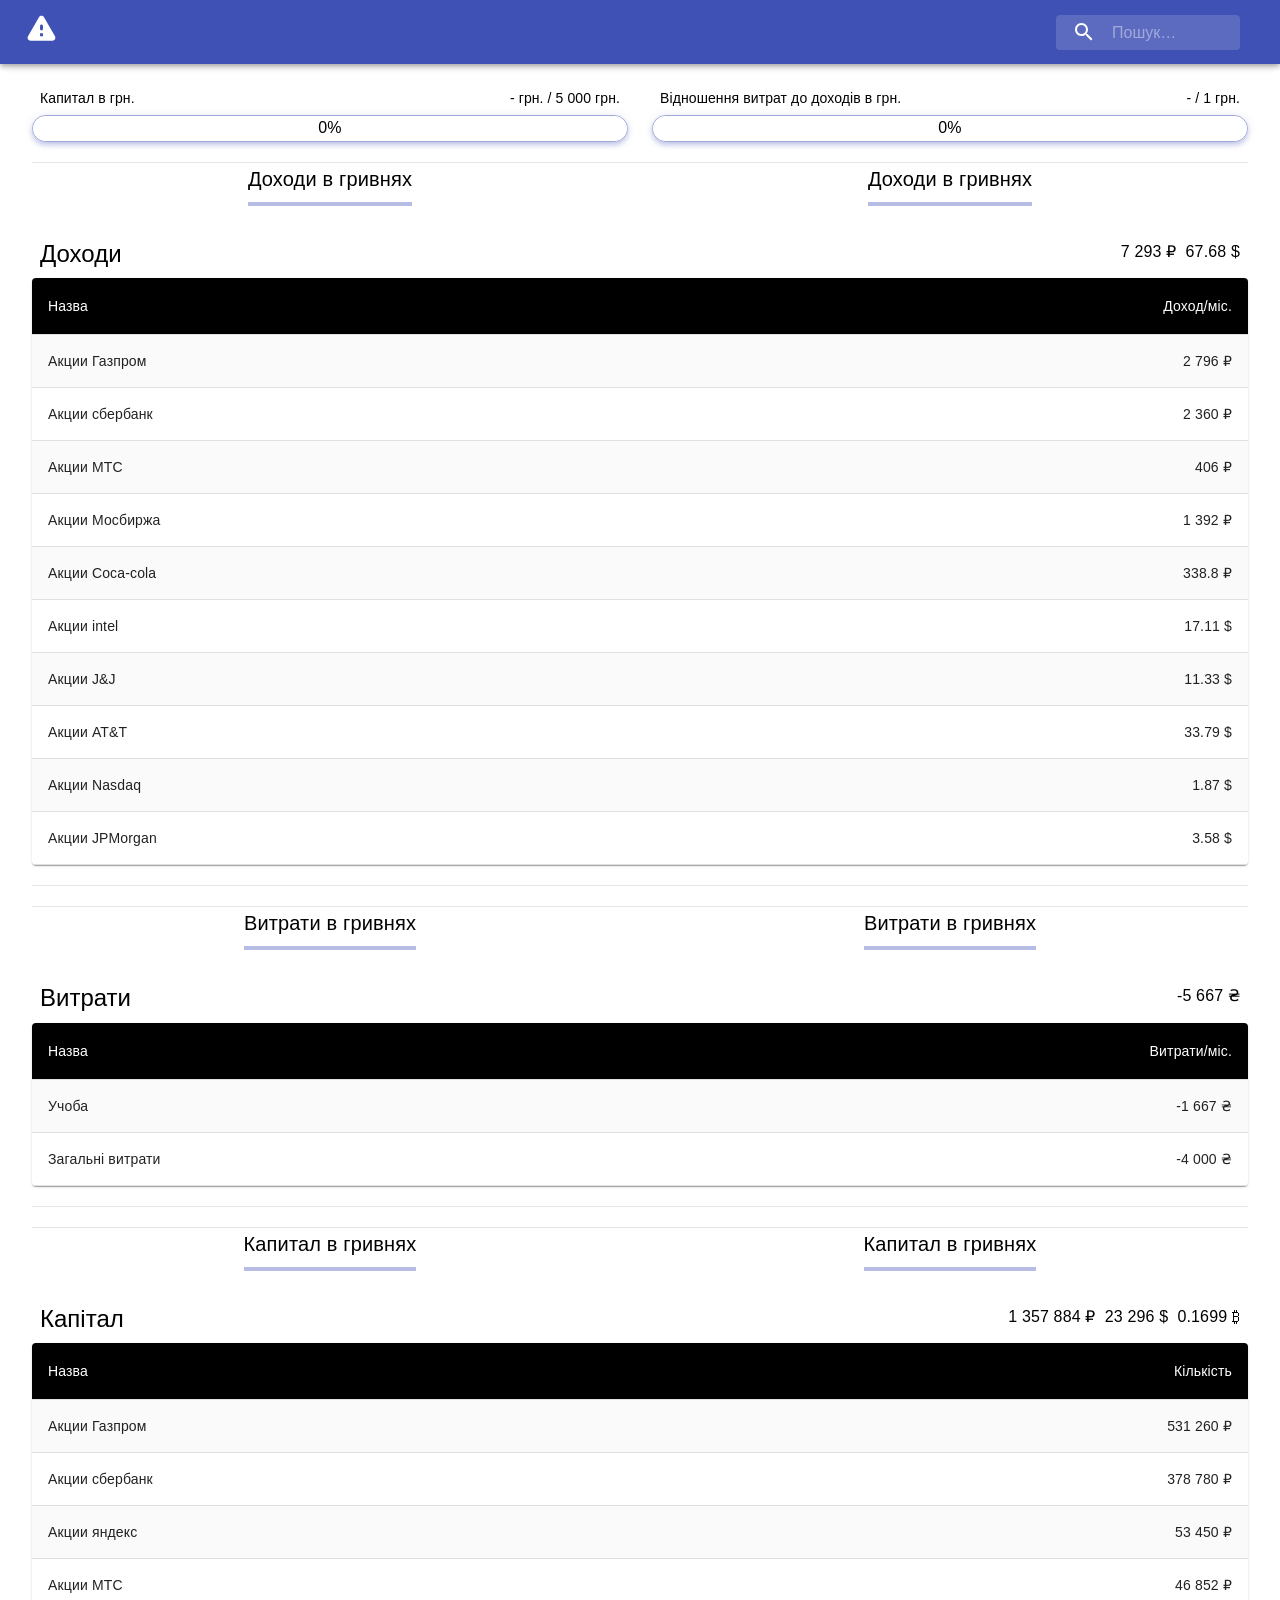
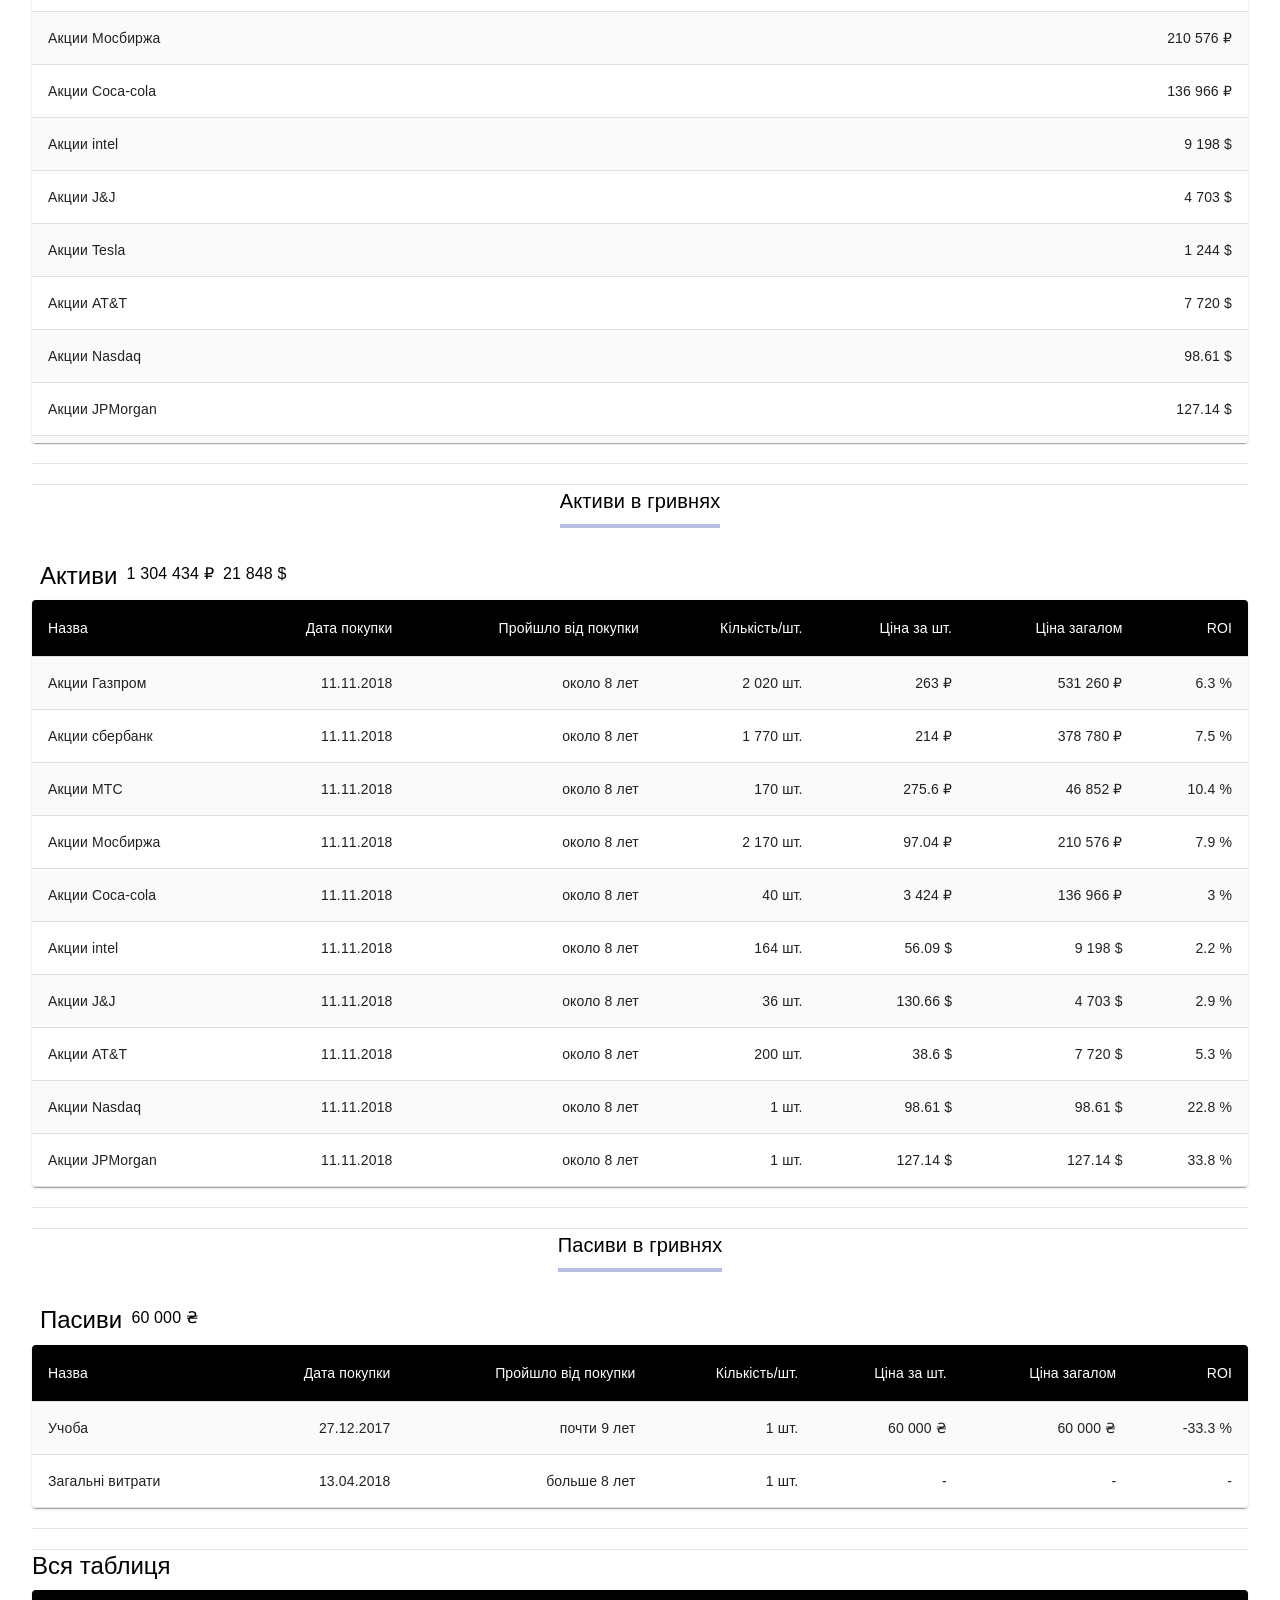
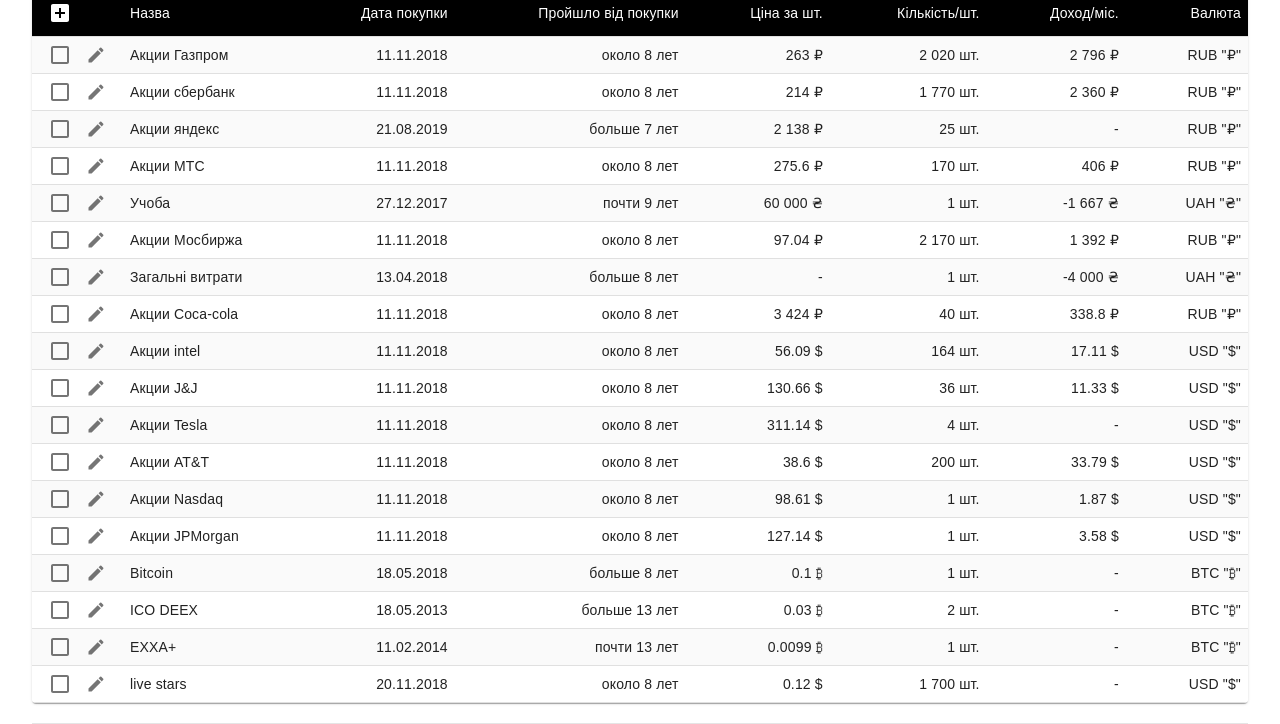
<file: index.html>
<!doctype html><html lang="en"><head><meta charset="utf-8"/><link rel="icon" href="/favicon.ico"/><meta name="viewport" content="width=device-width,initial-scale=1"/><meta name="theme-color" content="#000000"/><meta name="description" content="Web site created using create-react-app"/><title>React App</title><link href="/static/css/main.a8c7c2d7.chunk.css" rel="stylesheet"></head><body><div id="root"></div><script>!function(l){function e(e){for(var t,r,n=e[0],o=e[1],u=e[2],p=0,i=[];p<n.length;p++)r=n[p],Object.prototype.hasOwnProperty.call(a,r)&&a[r]&&i.push(a[r][0]),a[r]=0;for(t in o)Object.prototype.hasOwnProperty.call(o,t)&&(l[t]=o[t]);for(s&&s(e);i.length;)i.shift()();return c.push.apply(c,u||[]),f()}function f(){for(var e,t=0;t<c.length;t++){for(var r=c[t],n=!0,o=1;o<r.length;o++){var u=r[o];0!==a[u]&&(n=!1)}n&&(c.splice(t--,1),e=p(p.s=r[0]))}return e}var r={},a={1:0},c=[];function p(e){if(r[e])return r[e].exports;var t=r[e]={i:e,l:!1,exports:{}};return l[e].call(t.exports,t,t.exports,p),t.l=!0,t.exports}p.m=l,p.c=r,p.d=function(e,t,r){p.o(e,t)||Object.defineProperty(e,t,{enumerable:!0,get:r})},p.r=function(e){"undefined"!=typeof Symbol&&Symbol.toStringTag&&Object.defineProperty(e,Symbol.toStringTag,{value:"Module"}),Object.defineProperty(e,"__esModule",{value:!0})},p.t=function(t,e){if(1&e&&(t=p(t)),8&e)return t;if(4&e&&"object"==typeof t&&t&&t.__esModule)return t;var r=Object.create(null);if(p.r(r),Object.defineProperty(r,"default",{enumerable:!0,value:t}),2&e&&"string"!=typeof t)for(var n in t)p.d(r,n,function(e){return t[e]}.bind(null,n));return r},p.n=function(e){var t=e&&e.__esModule?function(){return e.default}:function(){return e};return p.d(t,"a",t),t},p.o=function(e,t){return Object.prototype.hasOwnProperty.call(e,t)},p.p="/";var t=this["webpackJsonptest-type-script"]=this["webpackJsonptest-type-script"]||[],n=t.push.bind(t);t.push=e,t=t.slice();for(var o=0;o<t.length;o++)e(t[o]);var s=n;f()}([])</script><script src="/static/js/2.db2ca88a.chunk.js"></script><script src="/static/js/main.63bb2fe1.chunk.js"></script></body></html>
</file>
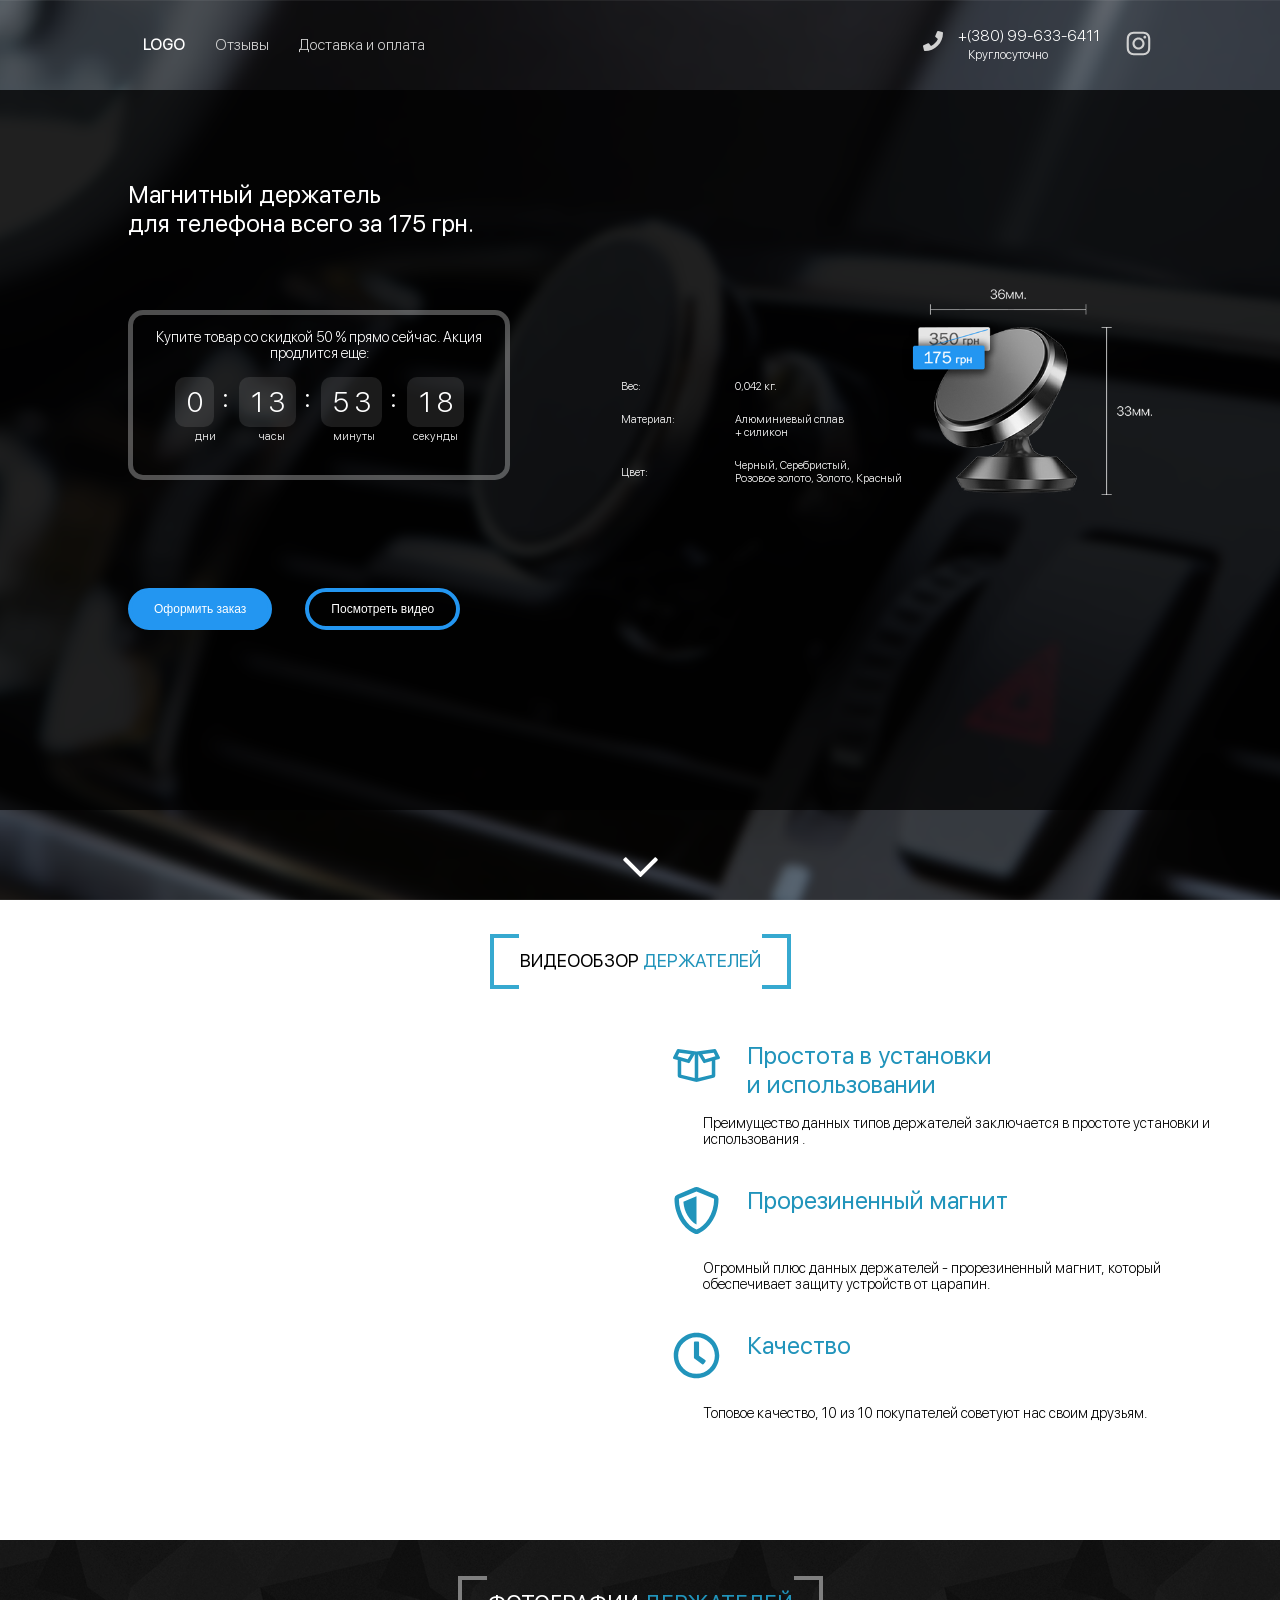
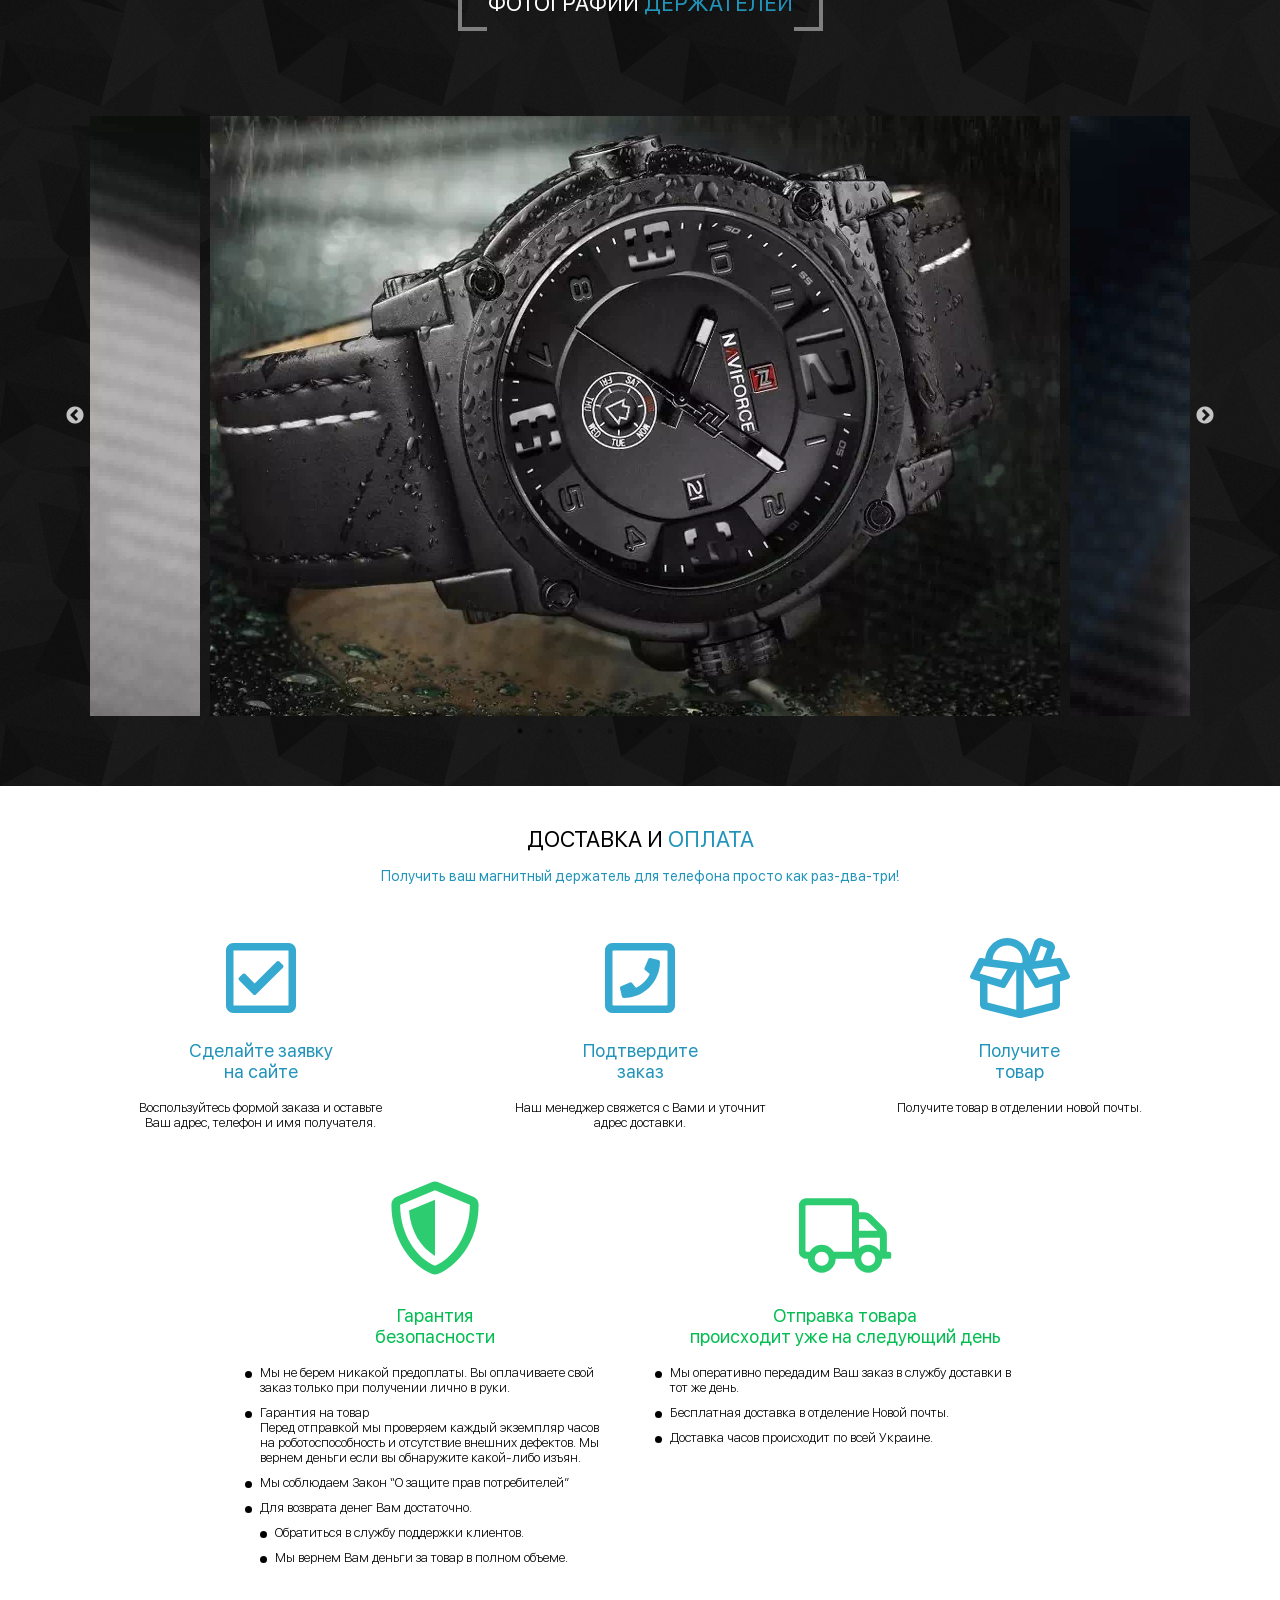
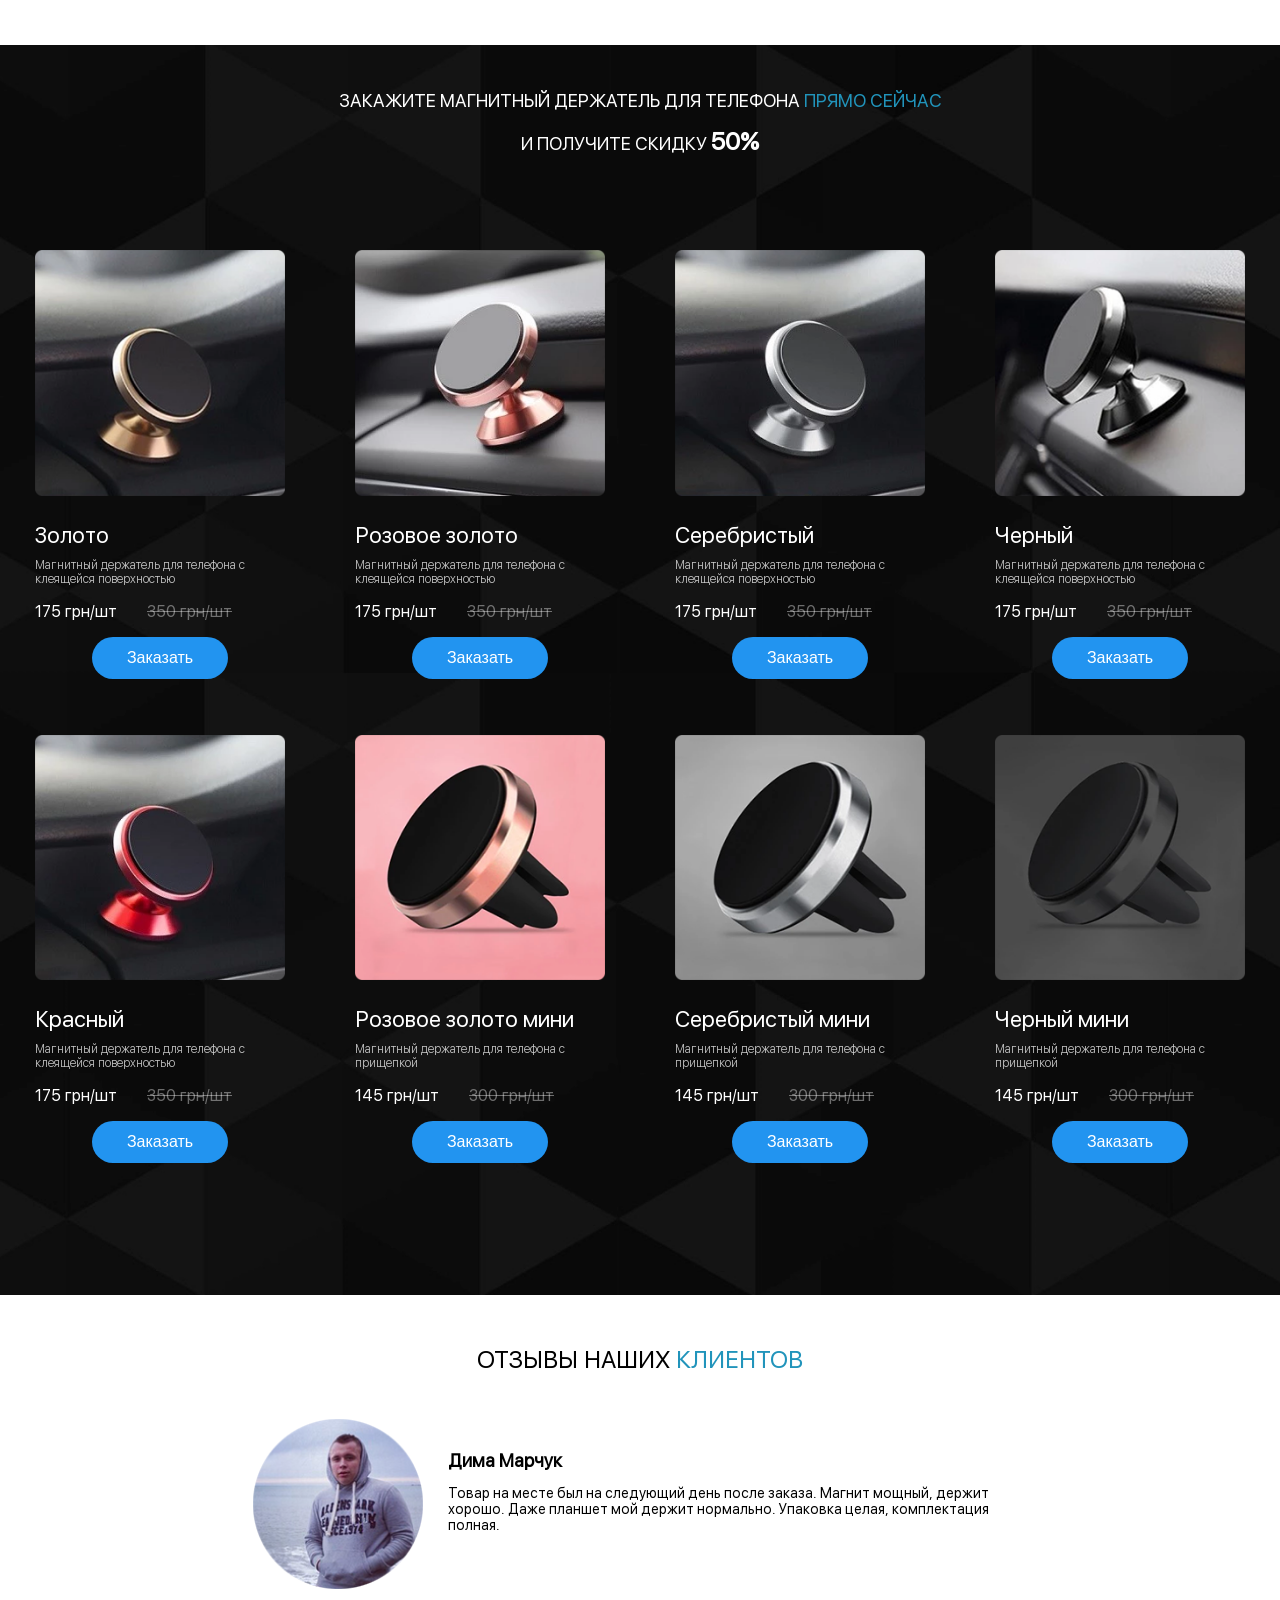
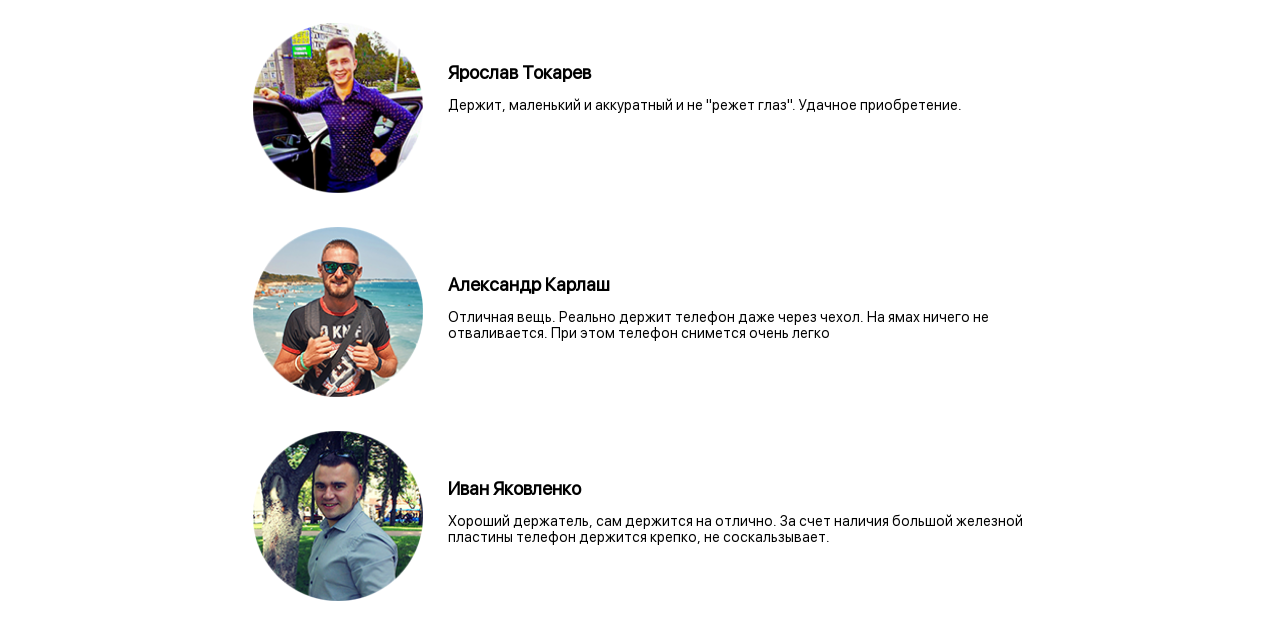
<file: magnet/index.html>
<!DOCTYPE html>
<html lang="ru">
<head>
    <meta charset="UTF-8">
    <meta name="viewport" content="width=device-width, initial-scale=1.0">
    <meta http-equiv="X-UA-Compatible" content="ie=edge">
    <link rel="stylesheet" href="css/fonts.css">
    <link rel="stylesheet" href="css/style.css">
    <link rel="stylesheet" href="slick/slick.css">
    <link rel="stylesheet" href="slick/slick-theme.css">
    <script type="text/javascript" src="js/jquery-3.3.1.min.js"></script>
    <script type="text/javascript" src="slick/slick.min.js" defer></script>
    <script src="js/slick.js" defer></script>  
    <script src="js/main.min.js" defer></script> 
    <title>Магнитный держатель</title>
</head>
<body>
    <script>
    var backTimers = 50000;
    </script>
    <div class="checkout" id="buyCheckout">
    <div class="form">
    <svg id="close" viewBox="0 0 512 512"><path d="M256 8C119 8 8 119 8 256s111 248 248 248 248-111 248-248S393 8 256 8zm0 448c-110.5 0-200-89.5-200-200S145.5 56 256 56s200 89.5 200 200-89.5 200-200 200zm101.8-262.2L295.6 256l62.2 62.2c4.7 4.7 4.7 12.3 0 17l-22.6 22.6c-4.7 4.7-12.3 4.7-17 0L256 295.6l-62.2 62.2c-4.7 4.7-12.3 4.7-17 0l-22.6-22.6c-4.7-4.7-4.7-12.3 0-17l62.2-62.2-62.2-62.2c-4.7-4.7-4.7-12.3 0-17l22.6-22.6c4.7-4.7 12.3-4.7 17 0l62.2 62.2 62.2-62.2c4.7-4.7 12.3-4.7 17 0l22.6 22.6c4.7 4.7 4.7 12.3 0 17z"/></svg>
    <h3>Оформить заявку</h3>
    <div class="input">
        <input id="inputName" required type="text" placeholder="Имя">
        <input id="inputPhone" required type="text" placeholder="Телефон">
    </div>
    <p>Название товара: <span id="productName"></span></p>
    <button id="submit" >Отправить</button>
    </div>
    </div>
    <header>
    <nav>
    <div class="info">
        <ul>
            <li>
                <a href="#">LOGO</a>
            </li>
            <li onclick="slowScroll ('#comment')">Отзывы</li>
            <li onclick="slowScroll ('#informaiton')" >Доставка и оплата</li>
        </ul>
    </div>
    <div class="contacts">
        <div class="number">
            <a href="#"><svg viewBox="0 0 512 512"><path d="M493.4 24.6l-104-24c-11.3-2.6-22.9 3.3-27.5 13.9l-48 112c-4.2 9.8-1.4 21.3 6.9 28l60.6 49.6c-36 76.7-98.9 140.5-177.2 177.2l-49.6-60.6c-6.8-8.3-18.2-11.1-28-6.9l-112 48C3.9 366.5-2 378.1.6 389.4l24 104C27.1 504.2 36.7 512 48 512c256.1 0 464-207.5 464-464 0-11.2-7.7-20.9-18.6-23.4z"/></svg></a>
            <h3>+(380) 99-633-6411  <br> <span>Круглосуточно</span></h3>
        </div>
        <div class="instagram">
            <a href="#"><svg viewBox="0 0 448 512"><path d="M224.1 141c-63.6 0-114.9 51.3-114.9 114.9s51.3 114.9 114.9 114.9S339 319.5 339 255.9 287.7 141 224.1 141zm0 189.6c-41.1 0-74.7-33.5-74.7-74.7s33.5-74.7 74.7-74.7 74.7 33.5 74.7 74.7-33.6 74.7-74.7 74.7zm146.4-194.3c0 14.9-12 26.8-26.8 26.8-14.9 0-26.8-12-26.8-26.8s12-26.8 26.8-26.8 26.8 12 26.8 26.8zm76.1 27.2c-1.7-35.9-9.9-67.7-36.2-93.9-26.2-26.2-58-34.4-93.9-36.2-37-2.1-147.9-2.1-184.9 0-35.8 1.7-67.6 9.9-93.9 36.1s-34.4 58-36.2 93.9c-2.1 37-2.1 147.9 0 184.9 1.7 35.9 9.9 67.7 36.2 93.9s58 34.4 93.9 36.2c37 2.1 147.9 2.1 184.9 0 35.9-1.7 67.7-9.9 93.9-36.2 26.2-26.2 34.4-58 36.2-93.9 2.1-37 2.1-147.8 0-184.8zM398.8 388c-7.8 19.6-22.9 34.7-42.6 42.6-29.5 11.7-99.5 9-132.1 9s-102.7 2.6-132.1-9c-19.6-7.8-34.7-22.9-42.6-42.6-11.7-29.5-9-99.5-9-132.1s-2.6-102.7 9-132.1c7.8-19.6 22.9-34.7 42.6-42.6 29.5-11.7 99.5-9 132.1-9s102.7-2.6 132.1 9c19.6 7.8 34.7 22.9 42.6 42.6 11.7 29.5 9 99.5 9 132.1s2.7 102.7-9 132.1z"/></svg></a>
        </div>
    </div>
    </nav>
    <div class="header-content">
    <div class="header-center-content">
        <div class="left">
            <h1>Магнитный держатель <br> для телефона всего за 175 грн.</h1>
            <div class="header-back-timer">
                <h3>Купите товар со скидкой 50 % прямо сейчас. Акция продлится еще:</h3>
                <div class="backtimer">
                    <div id="clockdiv">
                        <div>
                            <span class="days time"></span>
                            <span class="dooblePoint">:</span>
                            <div class="smalltext seconds-day">дни</div>
                        </div>
                        <div>
                            <span class="hours time"></span>
                            <span class="dooblePoint">:</span>
                            <div class="smalltext seconds-hour">часы</div>
                        </div>
                        <div>
                            <span class="minutes time"></span>
                            <span class="dooblePoint">:</span>
                            <div class="smalltext seconds-minute">минуты</div>
                        </div>
                        <div>
                            <span class="seconds time"></span>
                            <div class="smalltext seconds-second">секунды</div>
                        </div>
                    </div>
                </div>
            </div>
            <div class="header-botton">
                <button class="boy" onclick="slowScroll ('#buy')">Оформить заказ</button>
                <button class="playMovie" onclick="slowScroll ('#movie')">Посмотреть видео</button>
            </div>
        </div>
        <div class="right">
            <div class="header-imeges-block">
                <div class="text">
                    <div class="left-text">
                        <span>Вес:</span>
                        <span>Материал:</span>
                        <span id="color">Цвет:</span>
                    </div>
                    <div class="right-text">
                        <span>0,042 кг.</span>
                        <span>Алюминиевый сплав <br> + силикон</span>
                        <span>Черный, Серебристый, <br> Розовое золото, Золото, Красный</span>
                    </div>
                </div>
                <img src="img/magnet-header.png" alt="magnet-header">
            </div>
        </div>
    </div>
    </div>
    <div class="bottom-arrow">
    <img onclick="slowScroll ('#movie')" src="img/icon/chevron-down.svg" alt="">
    </div>
    </header>
    <div class="content-block-1" id="movie">
    <div class="top-txt">
    <h3>
        <span class="left">ВИДЕООБЗОР</span>
        <span class="right">ДЕРЖАТЕЛЕЙ</span>
    </h3>
    </div>
    <div class="center-content">
    <div class="left">
        <div class="movie">
            <iframe width="798" height="448.875" src="https://www.youtube.com/embed/V_az_hL-Zyw" frameborder="0" allow="autoplay; encrypted-media"  allowfullscreen></iframe>
        </div>
    </div>
    <div class="right">
        <div class="info-block">
            <div class="info">
                <div class="row">
                    <svg viewBox="0 0 640 512"><path d="M638.3 143.8L586.8 41c-4-8-12.1-9.5-16.7-8.9L320 64 69.8 32.1c-4.6-.6-12.6.9-16.6 8.9L1.7 143.8c-4.6 9.2.3 20.2 10.1 23L64 181.7V393c0 14.7 10 27.5 24.2 31l216.2 54.1c6 1.5 17.4 3.4 31 0L551.8 424c14.2-3.6 24.2-16.4 24.2-31V181.7l52.1-14.9c9.9-2.8 14.7-13.8 10.2-23zM86 82.6l154.8 19.7-41.2 68.3-138-39.4L86 82.6zm26 112.8l97.8 27.9c8 2.3 15.2-1.8 18.5-7.3L296 103.8v322.7l-184-46V195.4zm416 185.1l-184 46V103.8l67.7 112.3c3.3 5.5 10.6 9.6 18.5 7.3l97.8-27.9v185zm-87.7-209.9l-41.2-68.3L554 82.6l24.3 48.6-138 39.4z"/></svg>
                    <h2><span class="top">Простота в установки <br> и использовании</span>
                    </h2>
                </div>
                <p>
                    Преимущество данных типов держателей заключается в 
                    простоте установки и использования .
                </p>
            </div>
            <div class="info">
                <div class="row"> 
                    <svg viewBox="0 0 512 512"><path d="M113.12 159.533L256 100v309.65c-77.73-47.559-134.486-133.931-142.88-250.117zM496 128c0 221.282-135.934 344.645-221.539 380.308a48 48 0 0 1-36.923 0C130.495 463.713 16 326.487 16 128a48 48 0 0 1 29.539-44.308l192-80a48 48 0 0 1 36.923 0l192 80A48 48 0 0 1 496 128zm-48 0L255.999 48 64 128c0 169.278 94.451 295.361 191.998 335.999C349.602 425.017 448 301.804 448 128z"/></svg>
                    <h2><span class="top">Прорезиненный магнит</span>
                    </h2>
                </div>
                <p>
                    Огромный плюс данных держателей - прорезиненный 
                    магнит, который обеспечивает защиту устройств 
                    от царапин.
                </p>
            </div>
            <div class="info">
                <div class="row">
                    <svg viewBox="0 0 512 512"><path d="M256 8C119 8 8 119 8 256s111 248 248 248 248-111 248-248S393 8 256 8zm0 448c-110.5 0-200-89.5-200-200S145.5 56 256 56s200 89.5 200 200-89.5 200-200 200zm61.8-104.4l-84.9-61.7c-3.1-2.3-4.9-5.9-4.9-9.7V116c0-6.6 5.4-12 12-12h32c6.6 0 12 5.4 12 12v141.7l66.8 48.6c5.4 3.9 6.5 11.4 2.6 16.8L334.6 349c-3.9 5.3-11.4 6.5-16.8 2.6z"/></svg>
                    <h2><span class="top">Качество</span>
                    </h2>
                </div>
                <p>
                    Топовое качество, 10 из 10 покупателей советуют нас 
                    своим друзьям.                                
                </p>
            </div>
        </div>
    </div>
    </div>
    </div> 
    <div class="content-block-2">
    <div class="top-txt">
    <h3>
        <span class="left">ФОТОГРАФИИ</span>
        <span class="right">ДЕРЖАТЕЛЕЙ</span>
    </h3>
    </div>
    <div class="bottom-content">
    <div class="slider">
        <div class="slider-block"><img src="img/img-1.webp" alt="img-1"></div>
        <div class="slider-block"><img src="img/img-2.webp" alt="img-2"></div>
        <div class="slider-block"><img src="img/img-3.webp" alt="img-3"></div>
        <div class="slider-block"><img src="img/img-4.webp" alt="img-4"></div>
        <div class="slider-block"><img src="img/img-5.webp" alt="img-5"></div>
        <div class="slider-block"><img src="img/img-6.webp" alt="img-6"></div>
        <div class="slider-block"><img src="img/img-7.webp" alt="img-7"></div>
        <div class="slider-block"><img src="img/img-8.webp" alt="img-8"></div>
        <div class="slider-block"><img src="img/img-9.webp" alt="img-9"></div>
    </div>
    </div>
    </div>
    <div class="content-block-3" id="informaiton">
    <div class="top-txt">
    <h3>
        <span class="left">доставка и</span>
        <span class="right">оплата</span>
    </h3>
    <p>
        Получить ваш магнитный держатель для телефона просто как раз-два-три!
    </p>
    </div>
    <div class="top-block-info">
    <div class="info-bl">
        <img src="img/icon/check-square.svg" alt="check-square">
        <h3>
            Сделайте заявку <br>
            на сайте
        </h3>
        <p>
            Воспользуйтесь формой заказа и оставьте <br>
            Ваш адрес, телефон и имя получателя.
        </p>
    </div> 
    <div class="info-bl">
        <img src="img/icon/phone-square.svg" alt="phone-square">
        <h3>
            Подтвердите <br>
            заказ
        </h3>
        <p>
            Наш менеджер свяжется с Вами и уточнит <br>
            адрес доставки.
        </p>
    </div>
    <div class="info-bl">
        <img src="img/icon/box-full.svg" alt="box-full">
        <h3>
            Получите <br>
            товар
        </h3>
        <p>
            Получите товар в отделении новой почты.
        </p>
    </div>                       
    </div>
    <div class="bottom-block-info">
    <div class="left">
        <img src="img/icon/shield-alt.svg" alt="shield-alt">
        <h3>
            Гарантия <br>
            безопасности
        </h3>
        <p>
            Мы не берем никакой предоплаты. Вы оплачиваете свой заказ только 
            при получении лично в руки.
        </p>
        <p>
            Гарантия на товар <br>
            Перед отправкой мы проверяем каждый экземпляр часов на 
            роботоспособность и отсутствие внешних дефектов.
            Мы вернем деньги если вы обнаружите какой-либо изъян.
        </p>
        <p>
            Мы соблюдаем Закон “О защите прав потребителей”
        </p>
        <p>
            Для возврата денег Вам достаточно.
        </p>
        <div class="down">
            <p>
                Обратиться в службу поддержки клиентов.
            </p>
            <p>
                Мы вернем Вам деньги за товар в полном объеме.
            </p>
        </div>
    </div>
    <div class="right">
            <img src="img/icon/truck.svg" alt="truck">
            <h3>
                Отправка товара <br>
                происходит уже на следующий день
            </h3>
            <p>
                Мы оперативно передадим Ваш заказ в службу доставки в тот же день.
            </p>
            <p>
                Бесплатная доставка в отделение Новой почты.
            </p>
            <p>
                Доставка часов происходит по всей Украине.
            </p>
    </div>
    </div>
    </div>
    <div class="content-block-4" id="buy">
    <div class="top">
    <h3>
        <span class="span-top">
            <span class="left">
                ЗАКАЖИТЕ МАГНИТНЫЙ ДЕРЖАТЕЛЬ ДЛЯ ТЕЛЕФОНА                         
            </span>
            <span class="right">
                ПРЯМО СЕЙЧАС <br>
            </span>
        </span>
        <span class="span-bottom">
            <span class="left">
                И ПОЛУЧИТЕ СКИДКУ
            </span>
            <span class="right">
                50%
            </span>
        </span>
    </h1>
    </div>
    <div class="content">
    <div class="centerContent" id="product-sector">            
        <!-- <div class="product">
            <img src="../img/product/gold.png" alt="gold">
            <h3>Золото</h3>
            <p class="description">Магнитный держатель для телефона с клеящейся поверхностью</p>
            <p class="price">
                <span class="newPrice">175 грн/шт</span>
                <span class="badPrice">350 грн/шт</span>
            </p>
            <button id="buy">Заказать</button>
        </div>          -->
    </div>
    </div>
    </div>
    <div class="content-block-5" id="comment">
    <div class="top">
    <h3>
        <span class="left">
            ОТЗЫВЫ НАШИХ                       
        </span>
        <span class="right">
            КЛИЕНТОВ  
        </span>
    </h1>
    </div>
    <div class="content">
    <div class="comment">
        <div class="left">
            <img src="img/user-1.png" alt="user"> 
        </div>
        <div class="right">
            <h3>
                Дима Марчук
            </h3>
            <p>
                Товар на месте был на следующий день после заказа. Магнит мощный, 
                держит хорошо. Даже планшет мой держит нормально. Упаковка целая, 
                комплектация полная.
                <br><br>
            </p>
        </div>
    </div>
    <div class="comment">
        <div class="left">
            <img src="img/user-2.png" alt="user"> 
        </div>
        <div class="right">
            <h3>
                Ярослав Токарев
            </h3>
            <p>Держит, маленький и аккуратный и не "режет глаз". Удачное приобретение. 
                <br><br><br>
            </p>
        </div>
    </div>
    <div class="comment">
        <div class="left">
            <img src="img/user-3.png" alt="user"> 
        </div>
        <div class="right">
            <h3>
                Александр Карлаш
            </h3>
            <p>Отличная вещь. Реально держит телефон даже через чехол. На ямах ничего не отваливается. При этом телефон снимется очень легко
            </p>
        </div>
    </div>
    <div class="comment">
        <div class="left">
            <img src="img/user-4.png" alt="user"> 
        </div>
        <div class="right">
            <h3>
                Иван Яковленко
            </h3>
            <p>Хороший держатель, сам держится на отлично. За счет наличия большой железной пластины телефон держится крепко, не соскальзывает.
            </p>
        </div>
    </div>
    </div>
    </div>
</body>
</html>
</file>
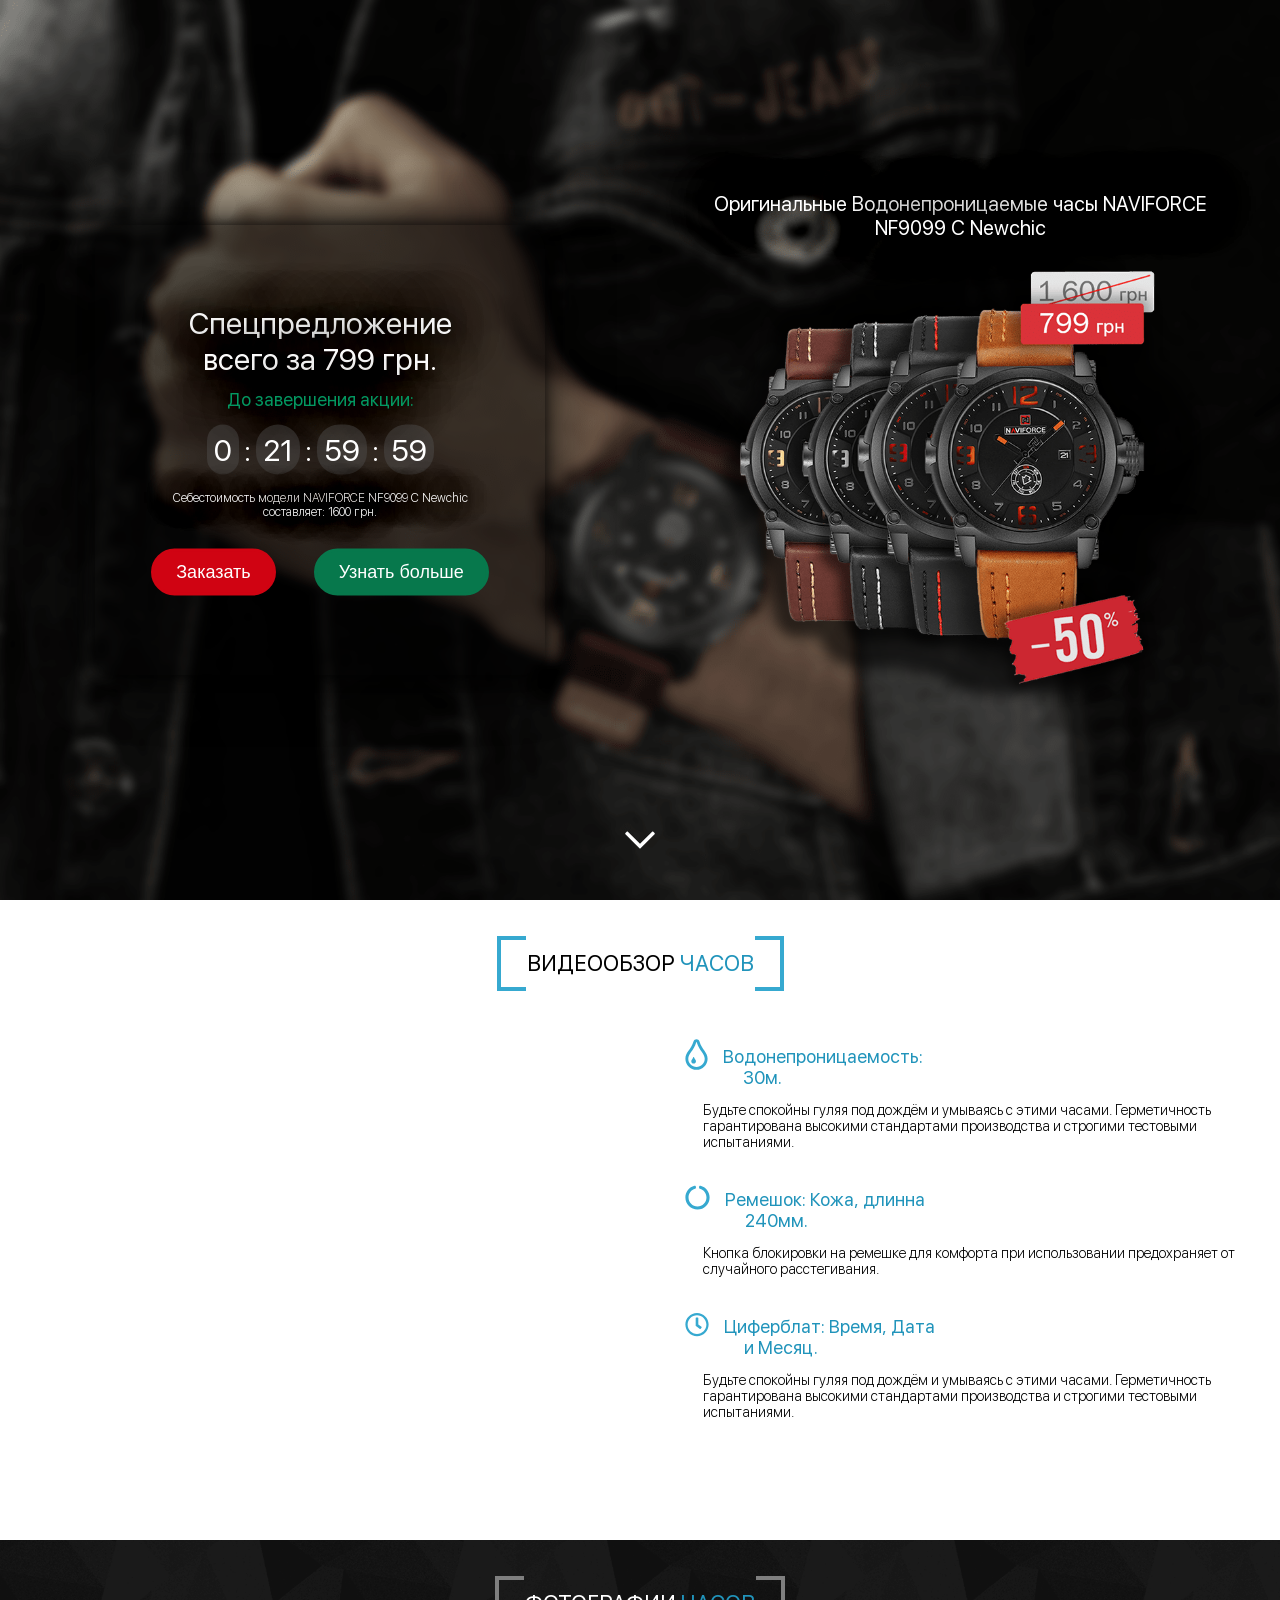
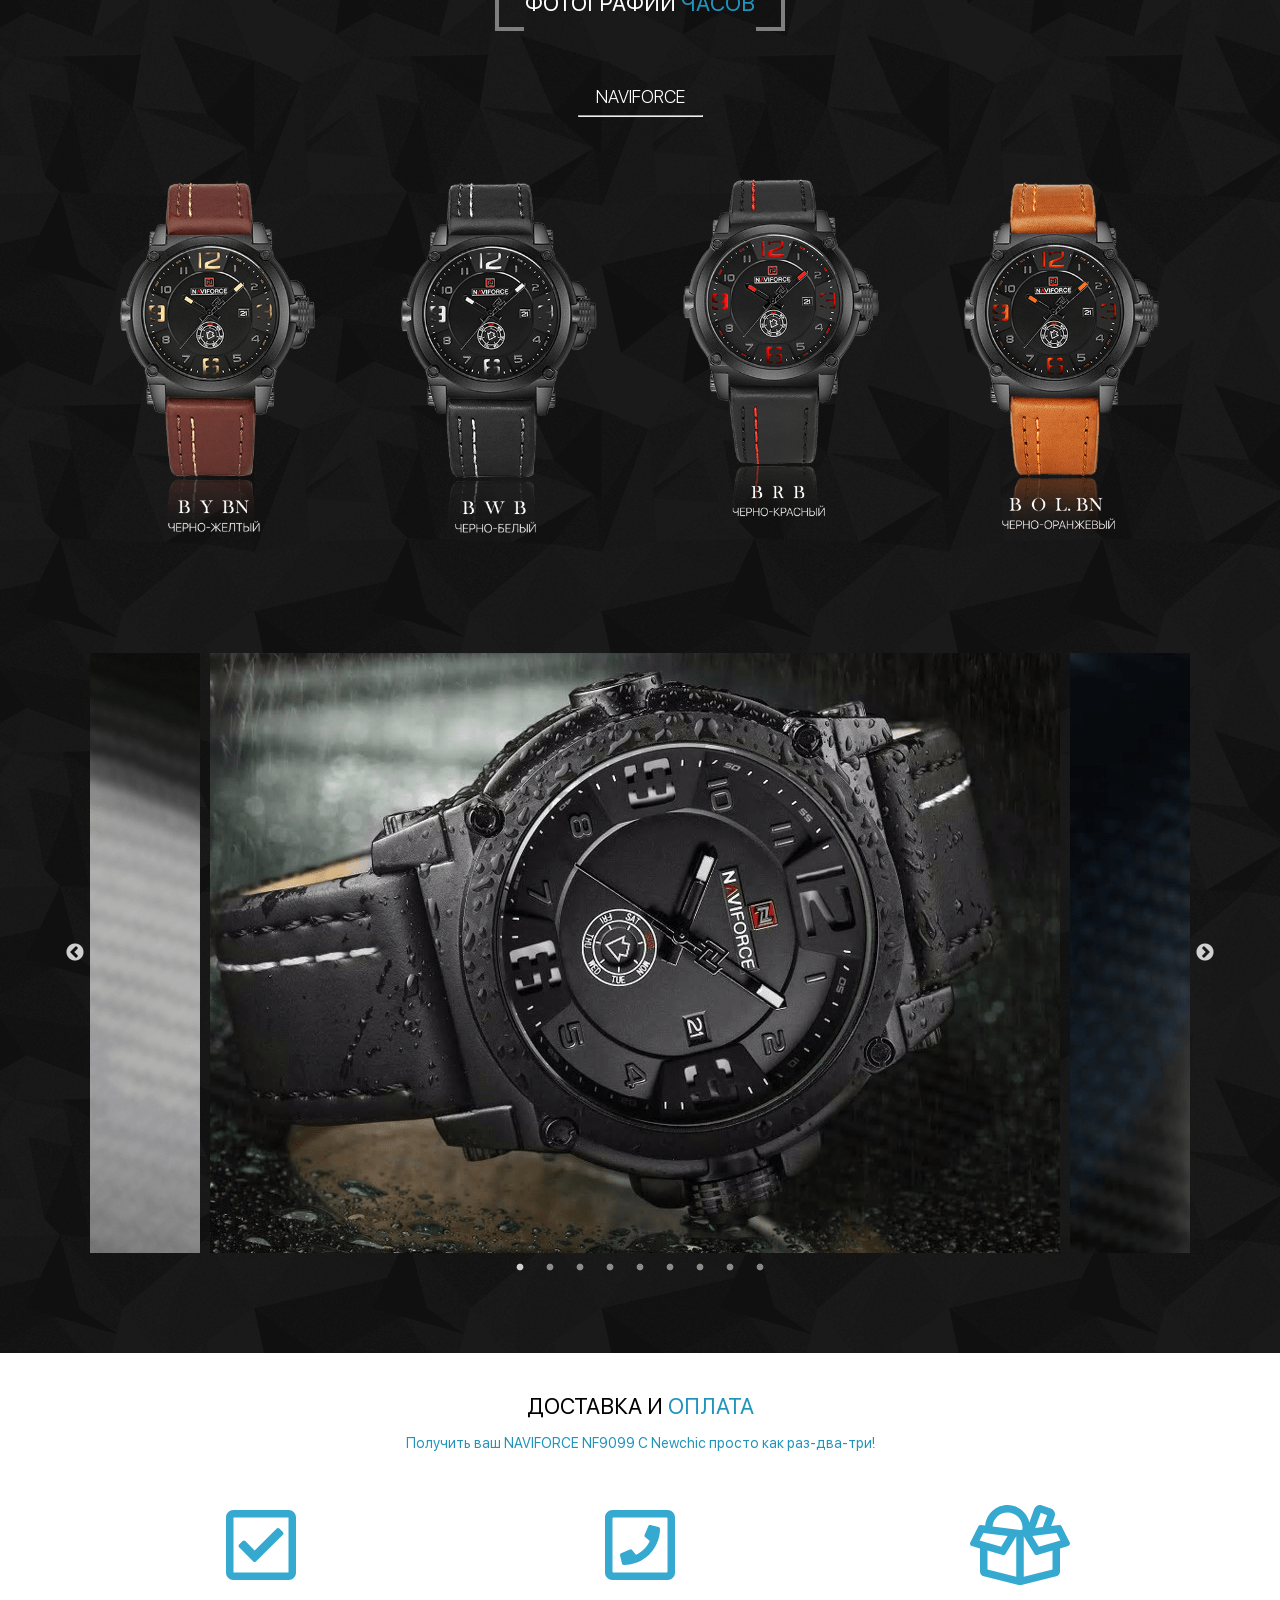
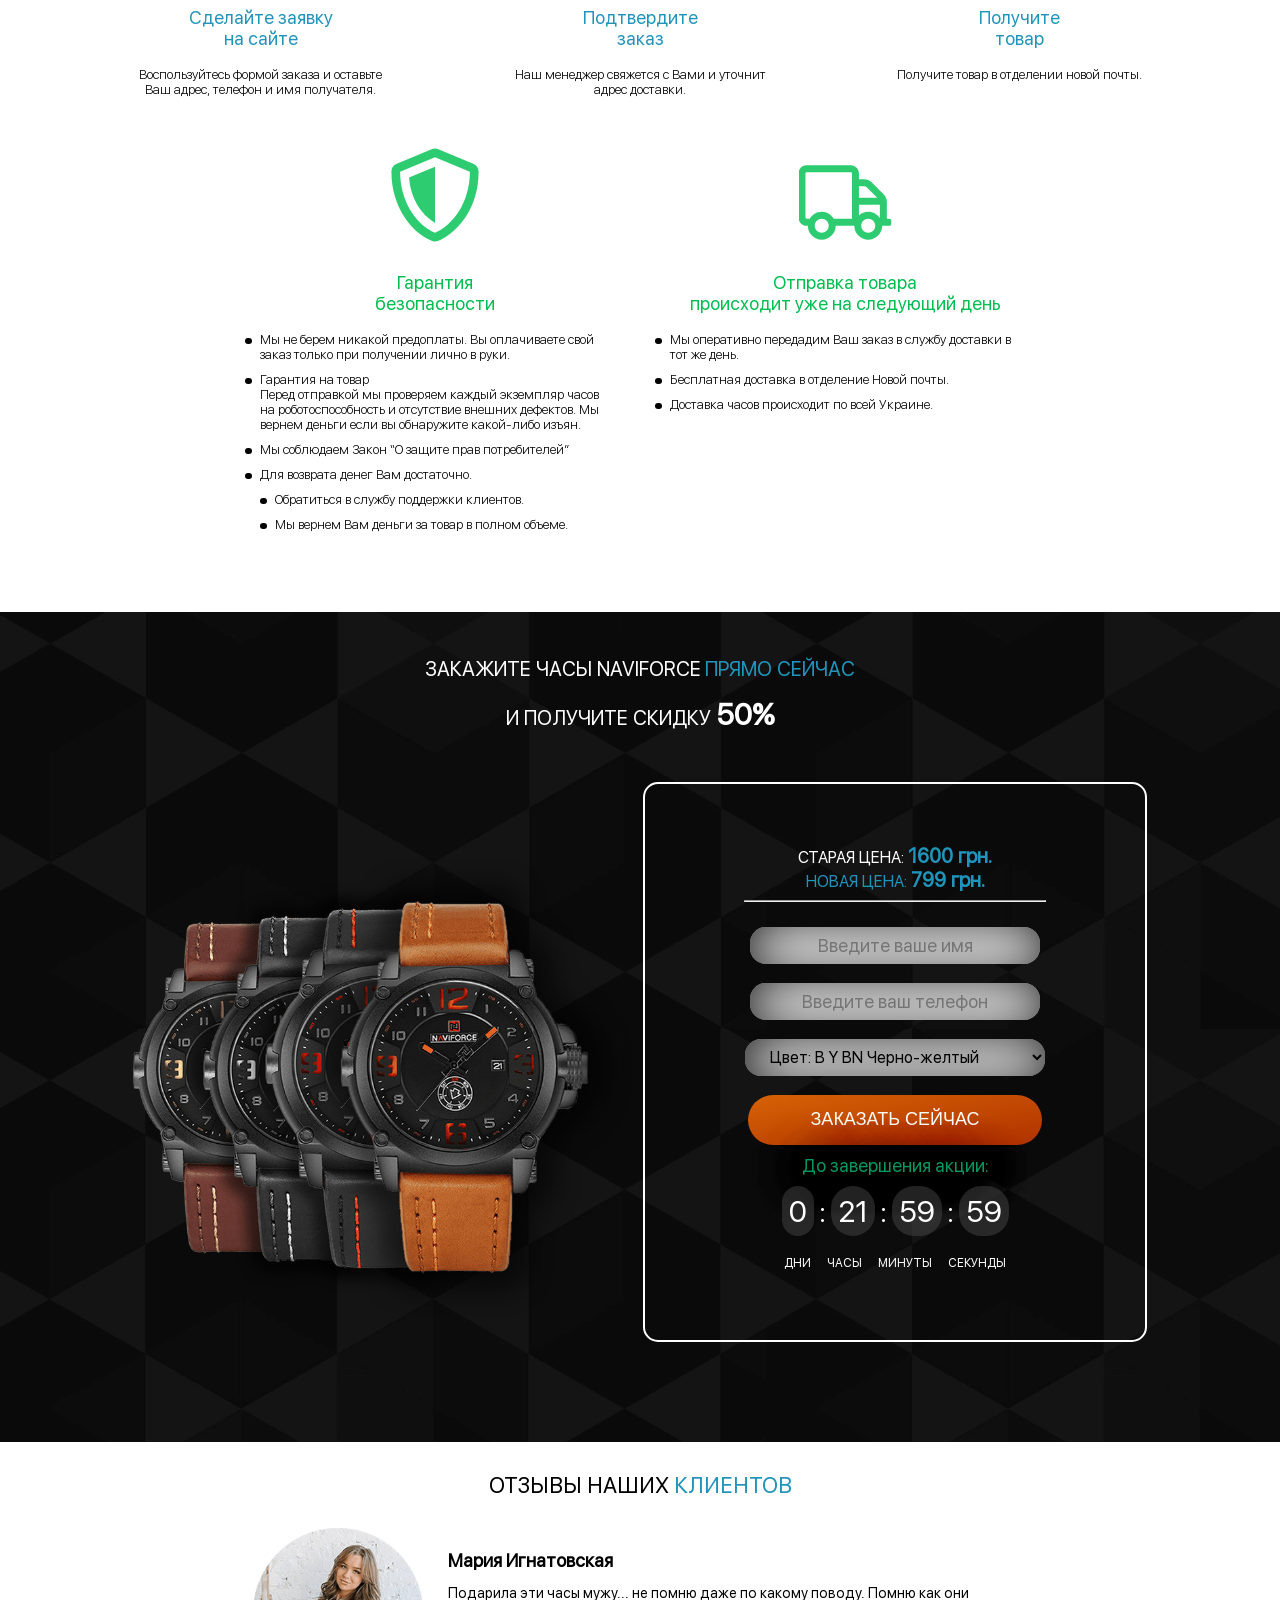
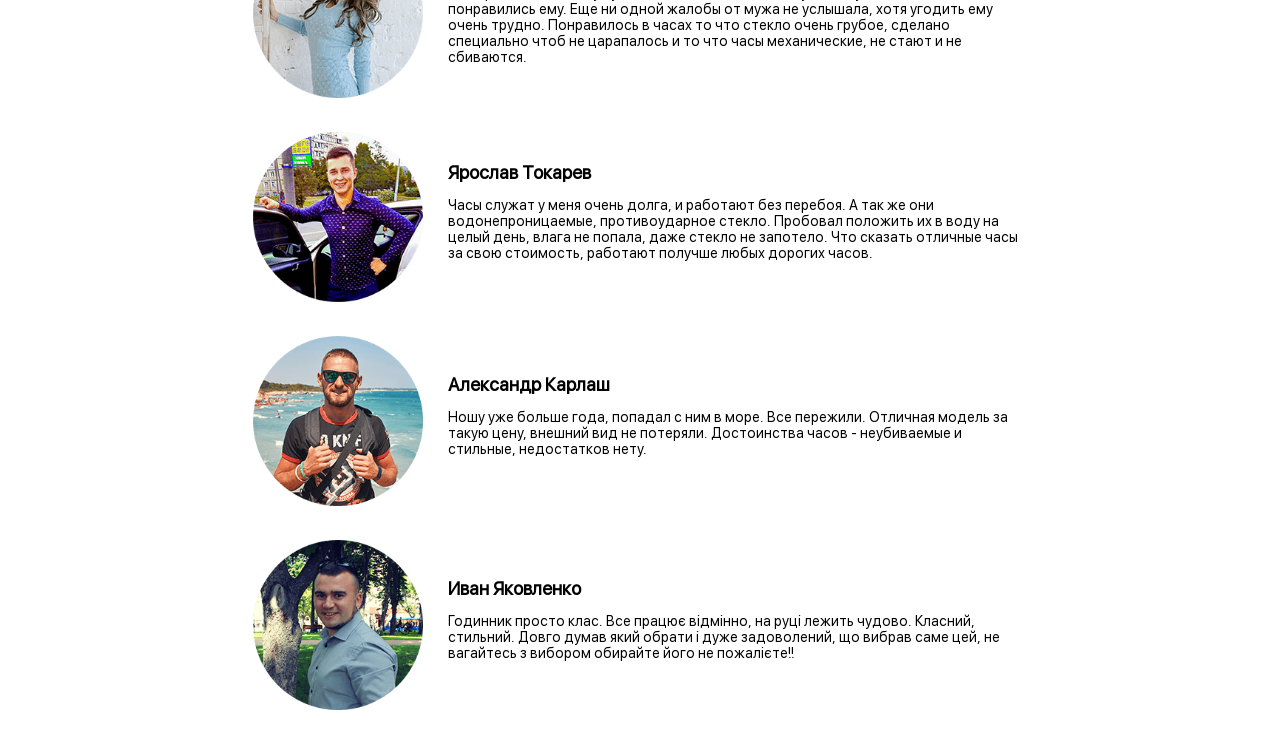
<file: naviforce_min/index.html>
<!DOCTYPE html>
<html lang="ru">
<head>
    <meta charset="UTF-8">
    <meta name="viewport" content="width=device-width, initial-scale=1.0">
    <meta http-equiv="X-UA-Compatible" content="ie=edge">
    <link rel="stylesheet" href="css/fonts.css">
    <link rel="stylesheet" href="css/style.css">
    <link rel="stylesheet" href="slick/slick.css">
    <link rel="stylesheet" href="slick/slick-theme.css">
    <title>clock</title>
</head>
<body>
	<div class="header">
        <div class="left">            
             <div class="black-backcround">
                <div class="position-left">
                    <div class="block-top">                        
                        <h1>Спецпредложение <br>
                            всего за 799 грн.
                        </h1>                        
                        <span>
                            До завершения акции:
                        </span>
                    </div>
                    <div class="block-time">                        
                        <div id="clockdiv">
                            <div>
                                <span class="days"></span>:                                
                            </div>
                            <div>
                                <span class="hours"></span>:
                            </div>
                            <div>
                                <span class="minutes"></span>:
                            </div>
                            <div>
                                <span class="seconds"></span>
                            </div>                          
                        </div>
                    </div>
                    <div class="block-bottom">
                        <span>Себестоимость модели NAVIFORCE 
                            NF9099 С Newchic составляет: 1600 грн.
                        </span>
                    </div>
                    <div class="block-button">
                        <a href="javascript://0" onclick="slowScroll ('#buy')"><button class="buy">Заказать</button></a>
                        <a href="javascript://0" onclick="slowScroll ('#more')"><button class="info">Узнать больше</button></a>
                    </div>
                </div>
            </div>            
        </div>
        <div class="right">
            <div class="position-right">
                <h1>Оригинальные Водонепроницаемые часы 
                        NAVIFORCE NF9099 С Newchic 
                </h1>
                <div class="img-min">
                    <img src="img/header/clock.png" alt="clock">
                </div>
            </div>
        </div>
        <div class="down-arrow">
            <img src="img/icon/chevron-down.svg" alt="">            
        </div>
    </div>  

    <div class="content-block-1" id="more">
        <div class="top-txt">
            <h1>
                <span class="left">ВИДЕООБЗОР</span>
                <span class="right">ЧАСОВ</span>
            </h1>
        </div>
        <div class="center-content">
            <div class="left">
                <div class="movie">
                    <iframe width="798" height="448.875" src="https://www.youtube.com/embed/V_az_hL-Zyw" frameborder="0" allow="autoplay; encrypted-media"  allowfullscreen></iframe>
                </div>
            </div>
            <div class="right">
                <div class="info-block">
                    <div class="info">
                        <div class="row">
                            <img src="img/icon/tint.svg" alt="tint">
                            <h2><span class="top">Водонепроницаемость:</span><br>
                                <span class="bottom">30м.</span>
                            </h2>
                        </div>
                        <p>
                            Будьте спокойны гуляя под дождём и умываясь 
                            с этими часами. Герметичность гарантирована 
                            высокими стандартами производства и строгими 
                            тестовыми испытаниями.
                        </p>
                    </div>
                    <div class="info">
                        <div class="row">
                            <img src="img/icon/circle-notch.svg" alt="circle-notch">
                            <h2><span class="top">Ремешок: Кожа, длинна</span><br>
                                <span class="bottom">240мм.</span>
                            </h2>
                        </div>
                        <p>
                            Кнопка блокировки на ремешке для комфорта 
                            при использовании предохраняет от случайного 
                            расстегивания.
                        </p>
                    </div>
                    <div class="info">
                        <div class="row">
                            <img src="img/icon/clock.svg" alt="clock">
                            <h2><span class="top">Циферблат: Время, Дата</span><br>
                                <span class="bottom">и Месяц.</span>
                            </h2>
                        </div>
                        <p>
                            Будьте спокойны гуляя под дождём и умываясь 
                            с этими часами. Герметичность гарантирована 
                            высокими стандартами производства и строгими 
                            тестовыми испытаниями.
                        </p>
                    </div>
                </div>
            </div>
        </div>
    </div> 
    
    <div class="content-block-2">        
        <div class="top-txt">
            <h1>
                <span class="left">ФОТОГРАФИИ</span>
                <span class="right">ЧАСОВ</span>
            </h1>
            <div class="txt-1">
                <h3>
                    naviforce
                </h3>
                <hr>
            </div>
        </div>
        <div class="center-block">
            <div class="white-border">
                <div class="img-1">
                    <img src="img/content-block-2/black-and-yellow.png" alt="black-and-yellow">
                </div>
            </div>
            <div class="white-border">
                <div class="img-2">
                    <img src="img/content-block-2/black-and-white.png" alt="black-and-white">
                </div>
            </div>
            <div class="white-border">
                <div class="img-3">
                    <img src="img/content-block-2/black-and-red.png" alt="black-and-red">
                </div>
            </div>
            <div class="white-border">
                <div class="img-4">
                    <img src="img/content-block-2/black-and-orange.png" alt="black-and-orange">
                </div>
            </div>
        </div>
        <div class="bottom-content">
            <div class="slider">
                <div class="slider-block"><img src="img/content-block-2/slider/img-1.png" alt="img-1"></div>
                <div class="slider-block"><img src="img/content-block-2/slider/img-2.png" alt="img-2"></div>
                <div class="slider-block"><img src="img/content-block-2/slider/img-3.png" alt="img-3"></div>
                <div class="slider-block"><img src="img/content-block-2/slider/img-4.png" alt="img-4"></div>
                <div class="slider-block"><img src="img/content-block-2/slider/img-5.png" alt="img-5"></div>
                <div class="slider-block"><img src="img/content-block-2/slider/img-6.png" alt="img-6"></div>
                <div class="slider-block"><img src="img/content-block-2/slider/img-7.png" alt="img-7"></div>
                <div class="slider-block"><img src="img/content-block-2/slider/img-8.png" alt="img-8"></div>
                <div class="slider-block"><img src="img/content-block-2/slider/img-9.png" alt="img-9"></div>
            </div>
        </div>
    </div>
    <div class="content-block-3">        
        <div class="top-txt">
            <h1>
                <span class="left">доставка и</span>
                <span class="right">оплата</span>
            </h1>
            <p>
                Получить ваш NAVIFORCE NF9099 С Newchic просто как раз-два-три!
            </p>
        </div>
        <div class="top-block-info">
            <div class="info-bl">
                <img src="img/icon/check-square.svg" alt="check-square">
                <h3>
                    Сделайте заявку <br>
                    на сайте
                </h3>
                <p>
                    Воспользуйтесь формой заказа и оставьте <br>
                    Ваш адрес, телефон и имя получателя.
                </p>
            </div> 
            <div class="info-bl">
                <img src="img/icon/phone-square.svg" alt="phone-square">
                <h3>
                    Подтвердите <br>
                    заказ
                </h3>
                <p>
                    Наш менеджер свяжется с Вами и уточнит <br>
                    адрес доставки.
                </p>
            </div>
            <div class="info-bl">
                <img src="img/icon/box-full.svg" alt="box-full">
                <h3>
                    Получите <br>
                    товар
                </h3>
                <p>
                    Получите товар в отделении новой почты.
                </p>
            </div>                       
        </div>
        <div class="bottom-block-info">
            <div class="left">
                <img src="img/icon/shield-alt.svg" alt="shield-alt">
                <h3>
                    Гарантия <br>
                    безопасности
                </h3>
                <p>
                    Мы не берем никакой предоплаты. Вы оплачиваете свой заказ только 
                    при получении лично в руки.
                </p>
                <p>
                    Гарантия на товар <br>
                    Перед отправкой мы проверяем каждый экземпляр часов на 
                    роботоспособность и отсутствие внешних дефектов.
                    Мы вернем деньги если вы обнаружите какой-либо изъян.
                </p>
                <p>
                    Мы соблюдаем Закон “О защите прав потребителей”
                </p>
                <p>
                    Для возврата денег Вам достаточно.
                </p>
                <div class="down">
                    <p>
                        Обратиться в службу поддержки клиентов.
                    </p>
                    <p>
                        Мы вернем Вам деньги за товар в полном объеме.
                    </p>
                </div>
            </div>
            <div class="right">
                    <img src="img/icon/truck.svg" alt="truck">
                    <h3>
                        Отправка товара <br>
                        происходит уже на следующий день
                    </h3>
                    <p>
                        Мы оперативно передадим Ваш заказ в службу доставки в тот же день.
                    </p>
                    <p>
                        Бесплатная доставка в отделение Новой почты.
                    </p>
                    <p>
                        Доставка часов происходит по всей Украине.
                    </p>
            </div>
        </div>
    </div>
    <div class="content-block-4" id="buy">
        <div class="top">
            <h1>
                <span class="span-top">
                    <span class="left">
                        ЗАКАЖИТЕ ЧАСЫ NAVIFORCE                         
                    </span>
                    <span class="right">
                        ПРЯМО СЕЙЧАС <br>
                    </span>
                </span>
                <span class="span-bottom">
                    <span class="left">
                        И ПОЛУЧИТЕ СКИДКУ
                    </span>
                    <span class="right">
                        50%
                    </span>
                </span>
            </h1>
        </div>
        <div class="content">
            <div class="left">
                <img src="img/content-block-4/clock.png" alt="clock">
            </div>
            <div class="right">
                <div class="buy">
                    <h1>
                        <span class="price">СТАРАЯ ЦЕНА:</span>
                        <span class="price-uah">1600 грн.</span> <br>
                        <span class="new-price">НОВАЯ ЦЕНА:</span>
                        <span class="new-price-uah">799 грн.</span>
                    </h1>
                    <hr>
                    <form autocomplete="on" name="feedback" method="post">
                        <input type="text" name="name" required placeholder="Введите ваше имя">                        
                        <br>  
                        <input type="text" name="phone" required placeholder="Введите ваш телефон">                        
                        <br> 
                        <div class="txt">
                            <span class="spantxt">Цвет:</span>
                        </div>
                        <select name="TypeProduct">
                            <option value="B Y BN Черно-желтый">B Y BN Черно-желтый</option>
                            <option value="B W B Черно-белый">B W B Черно-белый</option>
                            <option value="B R B Черно-красный">B R B Черно-красный</option>
                            <option value="B O L. BN Черно-оранжевый">B O L.BN Черно-оранжевый</option>
                        </select>  <br>    
                        <button type="submit" name="send">Заказать сейчас</button>
                    </form>              
                    <span class="time-txt">
                        До завершения акции:
                    </span>
                    <div class="block-time">                        
                        <div id="clockdivtwo">
                            <div>
                                <span class="days"></span>:  
                            </div>
                            <div>
                                <span class="hours"></span>:
                            </div>
                            <div>
                                <span class="minutes"></span>:
                            </div>
                            <div>
                                <span class="seconds"></span>
                            </div>  
                        </div>
                    </div>
                    <div class="bottom-text">
                        <span class="days">дни</span>
                        <span class="hours">часы</span>
                        <span class="minutes">минуты</span>
                        <span class="seconds">секунды</span>
                    </div>
                </div>
            </div>
        </div>
    </div>
    <div class="content-block-5">
        <div class="top">
            <h1>
                <span class="left">
                    ОТЗЫВЫ НАШИХ                       
                </span>
                <span class="right">
                    КЛИЕНТОВ  
                </span>
            </h1>
        </div>
        <div class="content">
            <div class="comment">
                <div class="left">
                    <img src="img/content-block-5/user-1.png" alt="user"> 
                </div>
                <div class="right">
                    <h3>
                        Мария Игнатовская
                    </h3>
                    <p>
                        Подарила эти часы мужу... не помню даже по какому поводу. Помню как они понравились ему. Еще ни одной жалобы от мужа не услышала, хотя угодить ему очень трудно. Понравилось в часах то что стекло очень грубое, сделано специально чтоб не царапалось и то что часы механические, не стают и не сбиваются.
                    </p>
                </div>
            </div>
            <div class="comment">
                <div class="left">
                    <img src="img/content-block-5/user-2.png" alt="user"> 
                </div>
                <div class="right">
                    <h3>
                        Ярослав Токарев
                    </h3>
                    <p>
                    Часы служат у меня очень долга, и работают без перебоя. А так же они водонепроницаемые, противоударное стекло. Пробовал положить их в воду на целый день, влага не попала, даже стекло не запотело. Что сказать отличные часы за свою стоимость, работают получше любых дорогих часов. 
                    </p>
                </div>
            </div>
            <div class="comment">
                <div class="left">
                    <img src="img/content-block-5/user-3.png" alt="user"> 
                </div>
                <div class="right">
                    <h3>
                        Александр Карлаш
                    </h3>
                    <p>
                    Ношу уже больше года, попадал с ним в море. Все пережили. Отличная модель за такую цену, внешний вид не потеряли. Достоинства часов - неубиваемые и стильные, недостатков нету.
                    </p>
                </div>
            </div>
            <div class="comment">
                <div class="left">
                    <img src="img/content-block-5/user-4.png" alt="user"> 
                </div>
                <div class="right">
                    <h3>
                        Иван Яковленко
                    </h3>
                    <p>
                    Годинник просто клас. Все працює відмінно, на руці лежить чудово. Класний, стильний. Довго думав який обрати і дуже задоволений, що вибрав саме цей, не вагайтесь з вибором обирайте його не пожалієте!!
                    </p>
                </div>
            </div>
        </div>
    </div>
    
    <script src="js/jquery-3.3.1.min.js"></script>
    <script src="slick/slick.min.js"></script>
    <script src="js/slick.js"></script> 
    <script src="js/back-time.js"></script>   
    <script src="js/scroll.js"></script>       
</body>
</html>
</file>
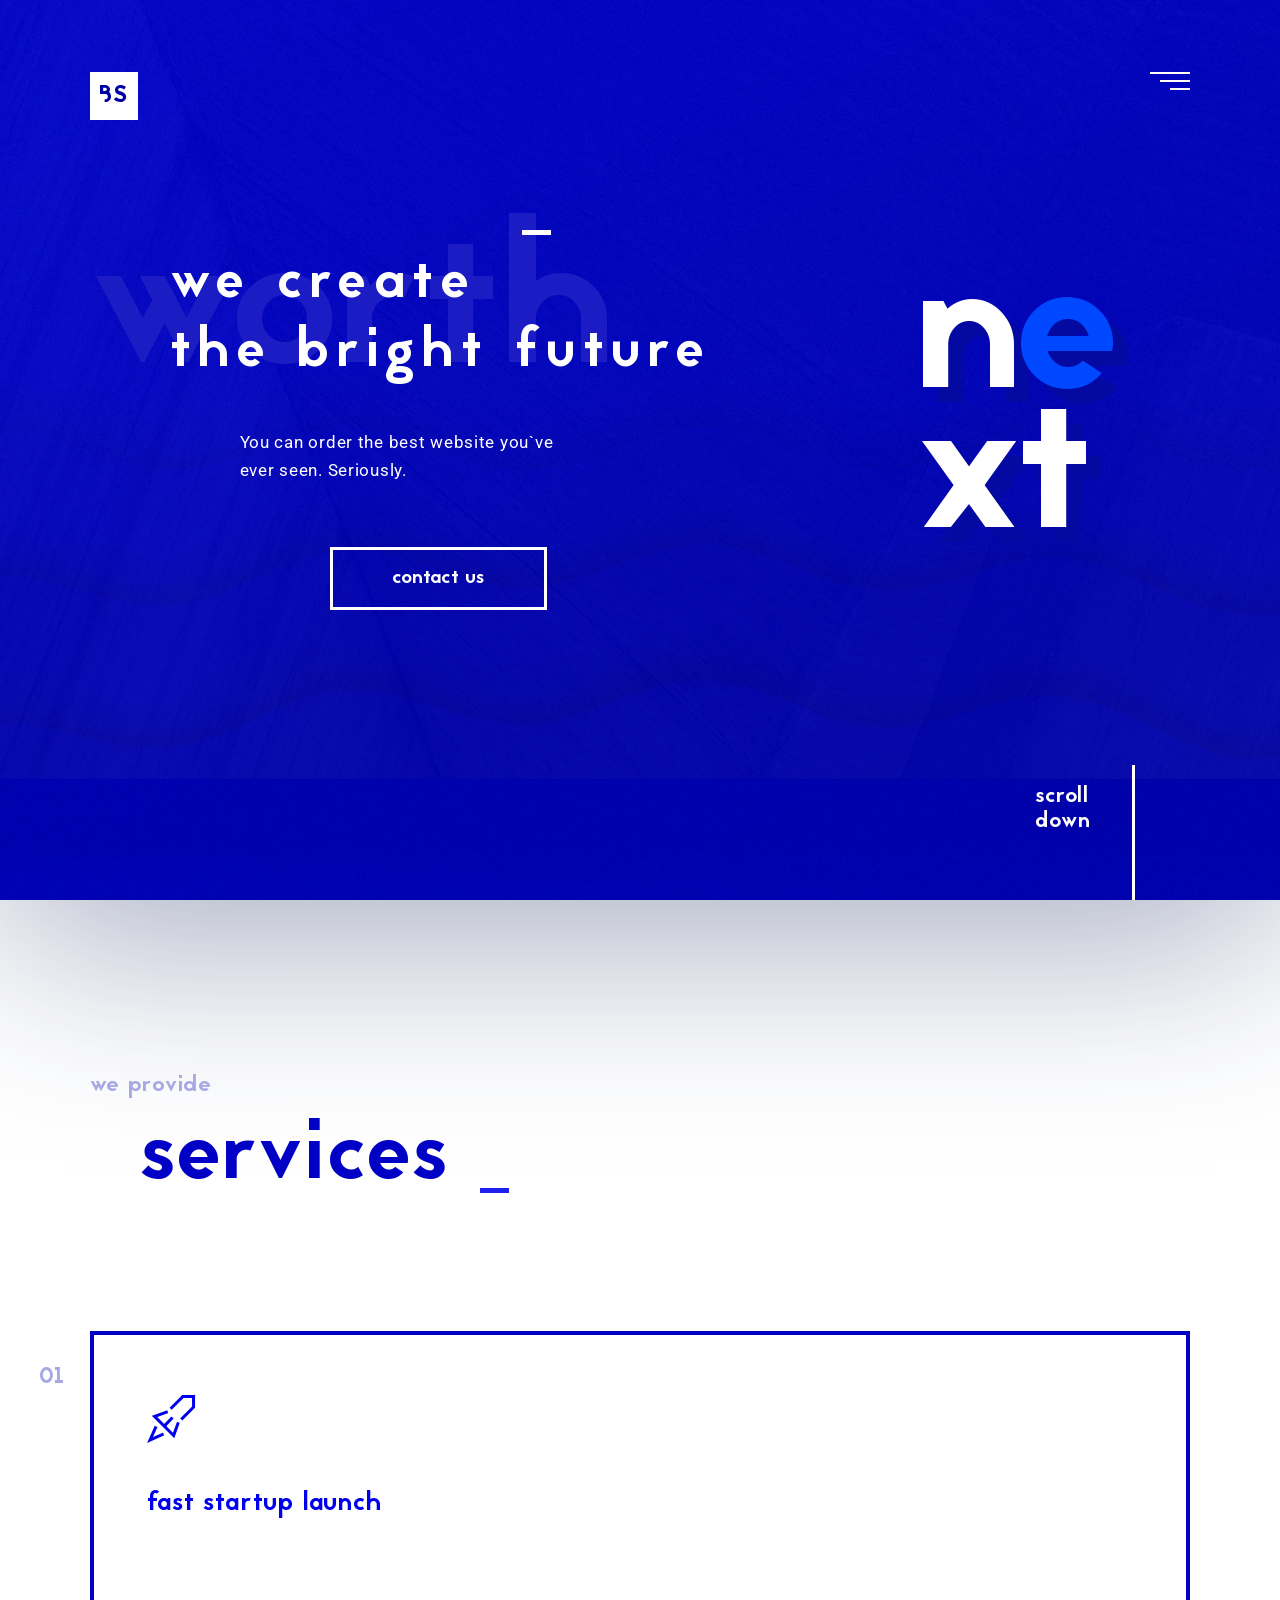
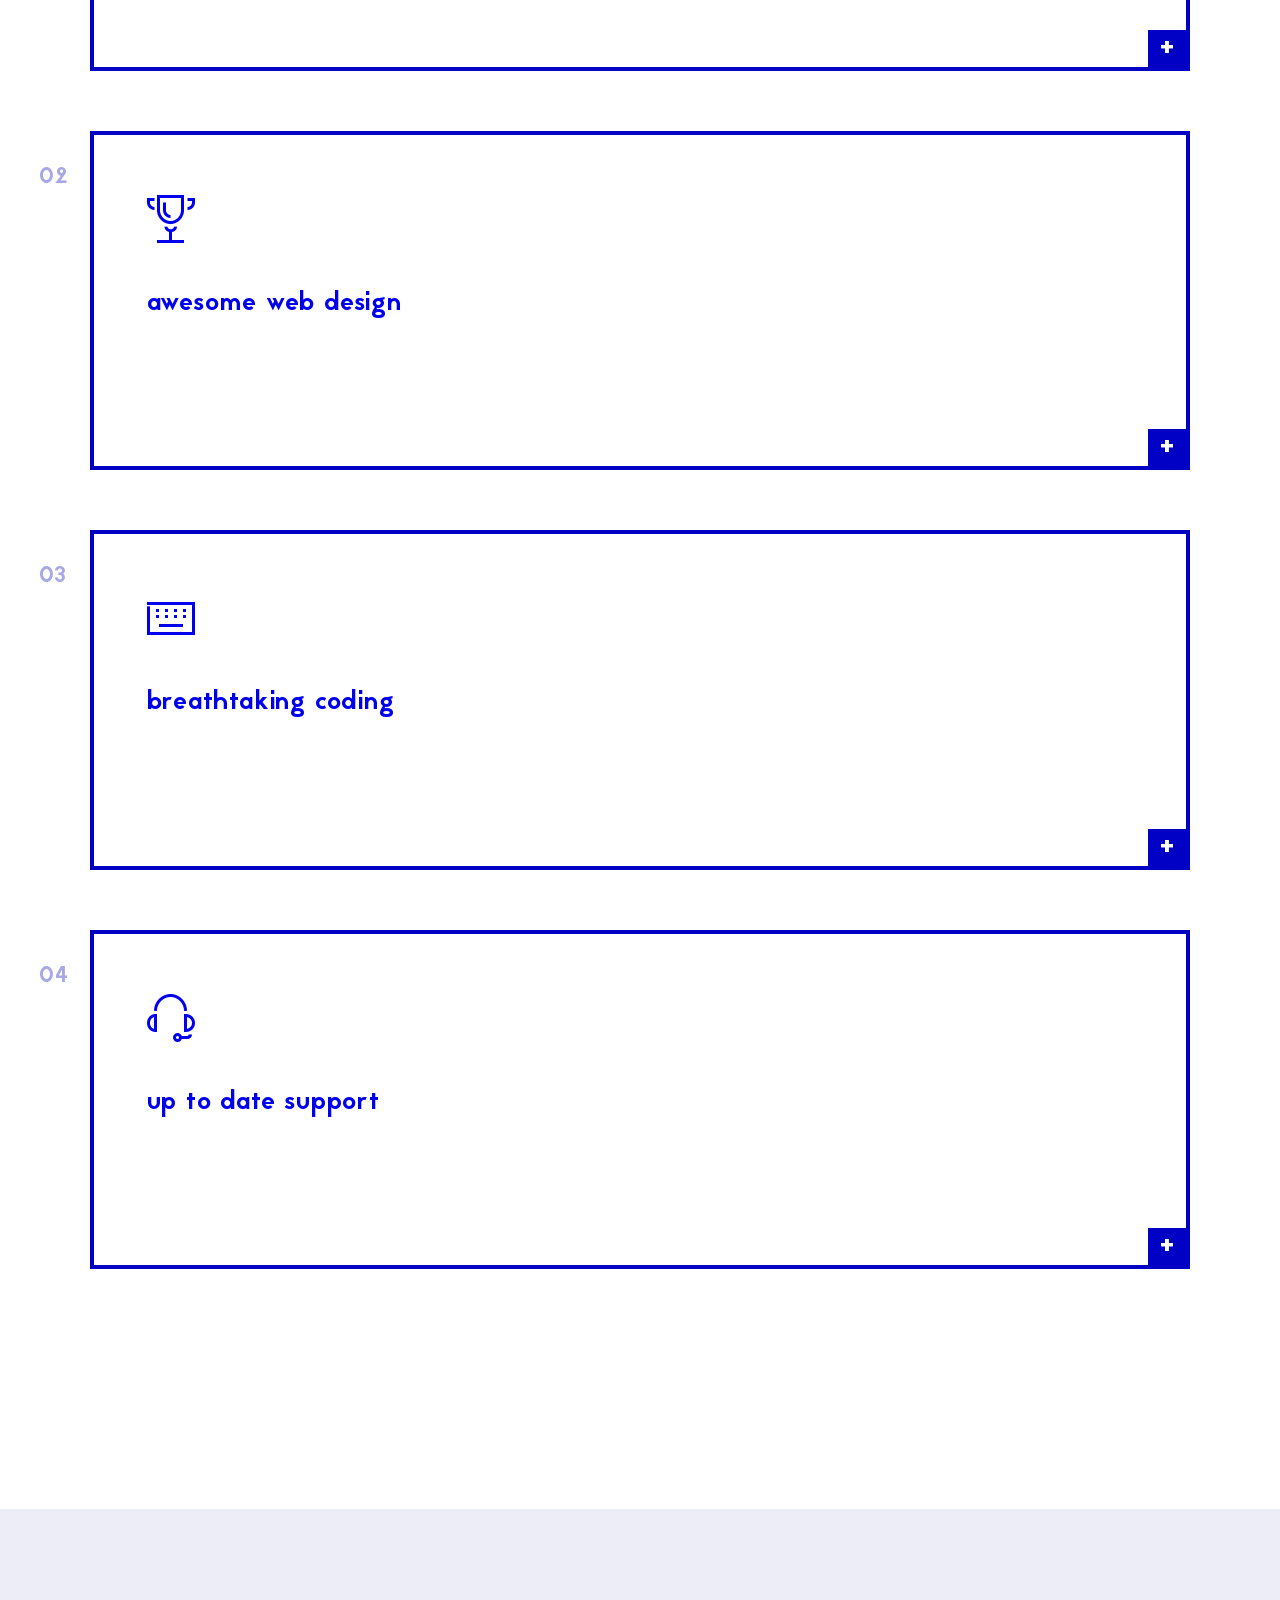
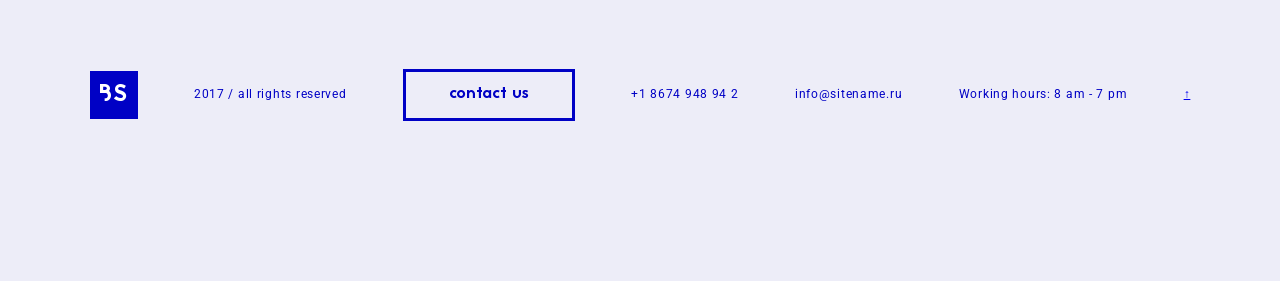
<file: next/index.html>
<!doctype html>
<html lang="en">
<head>
    <meta charset="UTF-8">
    <meta name="viewport"
          content="width=device-width, user-scalable=no, initial-scale=1.0, maximum-scale=1.0, minimum-scale=1.0">
    <meta http-equiv="X-UA-Compatible" content="ie=edge">
    <title>BS NEXT</title>
    <!-- Normalize -->
    <link rel="stylesheet" href="css/normalize.css">
    <!-- Roboto Font -->
    <link href="https://fonts.googleapis.com/css?family=Roboto" rel="stylesheet">
    <!-- Stroke Gap Icons -->
    <link rel="stylesheet" href="css/stroke-gap-icons.css">
    <!-- Main Styles File -->
    <link rel="stylesheet" href="css/main.css">
    <!-- Media Queries File -->
    <link rel="stylesheet" href="css/media.css">
</head>
<body>
    <header class="header" id="header">
        <div class="container">
            <nav>
                <a href="#" class="logo jpk-font">BS</a>
                <div class="brah jpk-font">
                    b
                    r
                    a
                    a
                    a
                    h
                </div>
                <div class="hamburger">
                    <span></span>
                    <span></span>
                    <span></span>
                </div>
            </nav>
            <div class="offer">
                <div class="offer__bg jpk-font">
                    worth
                </div>
                <h1 class="offer__title">
                    we create<br>
                    the bright future
                </h1>
                <p class="offer__text">
                    You can order the best website you`ve
                    ever seen. Seriously.
                </p>
                <button class="offer__btn btn">
                    contact us
                </button>
            </div>
            <div class="next jpk-font">
                <span>n</span>
                <span>e</span>
                <span>x</span>
                <span>t</span>
            </div>
            <a href="#services" class="scroll go_to jpk-font">
                scroll down
            </a>
        </div>
    </header>
    <section class="services" id="services">
        <div class="container">
            <div class="section-title">
                <p class="section-title__intro">
                    we provide
                </p>
                <h2 class="section-title__title">
                    services
                </h2>
            </div>
            <div class="service">
                <a href="#" class="service__item">
                    <span class="service__index" >01</span>
                    <i class="service__icon icon icon-Starship"></i>
                    <h3 class="service__title">
                        fast startup
                        launch
                    </h3>
                    <span class="service__more jpk-font">+</span>
                </a>
                <a href="#" class="service__item">
                    <span class="service__index" >02</span>
                    <i class="service__icon icon icon-Cup"></i>
                    <h3 class="service__title">
                        awesome
                        web design
                    </h3>
                    <span class="service__more jpk-font">+</span>
                </a>
                <a href="#" class="service__item">
                    <span class="service__index" >03</span>
                    <i class="service__icon icon icon-Keyboard"></i>
                    <h3 class="service__title">
                        breathtaking
                        coding
                    </h3>
                    <span class="service__more jpk-font">+</span>
                </a>
                <a href="#" class="service__item">
                    <span class="service__index" >04</span>
                    <i class="service__icon icon icon-Headset"></i>
                    <h3 class="service__title">
                        up to date
                        support
                    </h3>
                    <span class="service__more jpk-font">+</span>
                </a>
            </div>
        </div>
    </section>
    <footer class="footer" id="footer">
        <div class="container">
            <div class="credits">
                <a href="#" class="logo credits__logo jpk-font">BS</a>
                <div class="credits__rights">
                    2017 / all rights reserved
                </div>
                <button class="credits__btn btn">
                    contact us
                </button>
                <div class="credits__phone">
                    +1 8674 948 94 2
                </div>
                <div class="credits__mail">
                    info@sitename.ru
                </div>
                <div class="credits__work">
                    Working hours: 8 am - 7 pm
                </div>
                <div class="credits__up">
                    <a class="go_to" href="#header">
                        ↑
                    </a>
                </div>
            </div>

        </div>
    </footer>

    <!-- jQuery -->
    <script src="js/jquery-3.3.1.min.js"></script>
    <!-- Main Scrypt File -->
    <script src="js/main.js"></script>
</body>
</html>
</file>
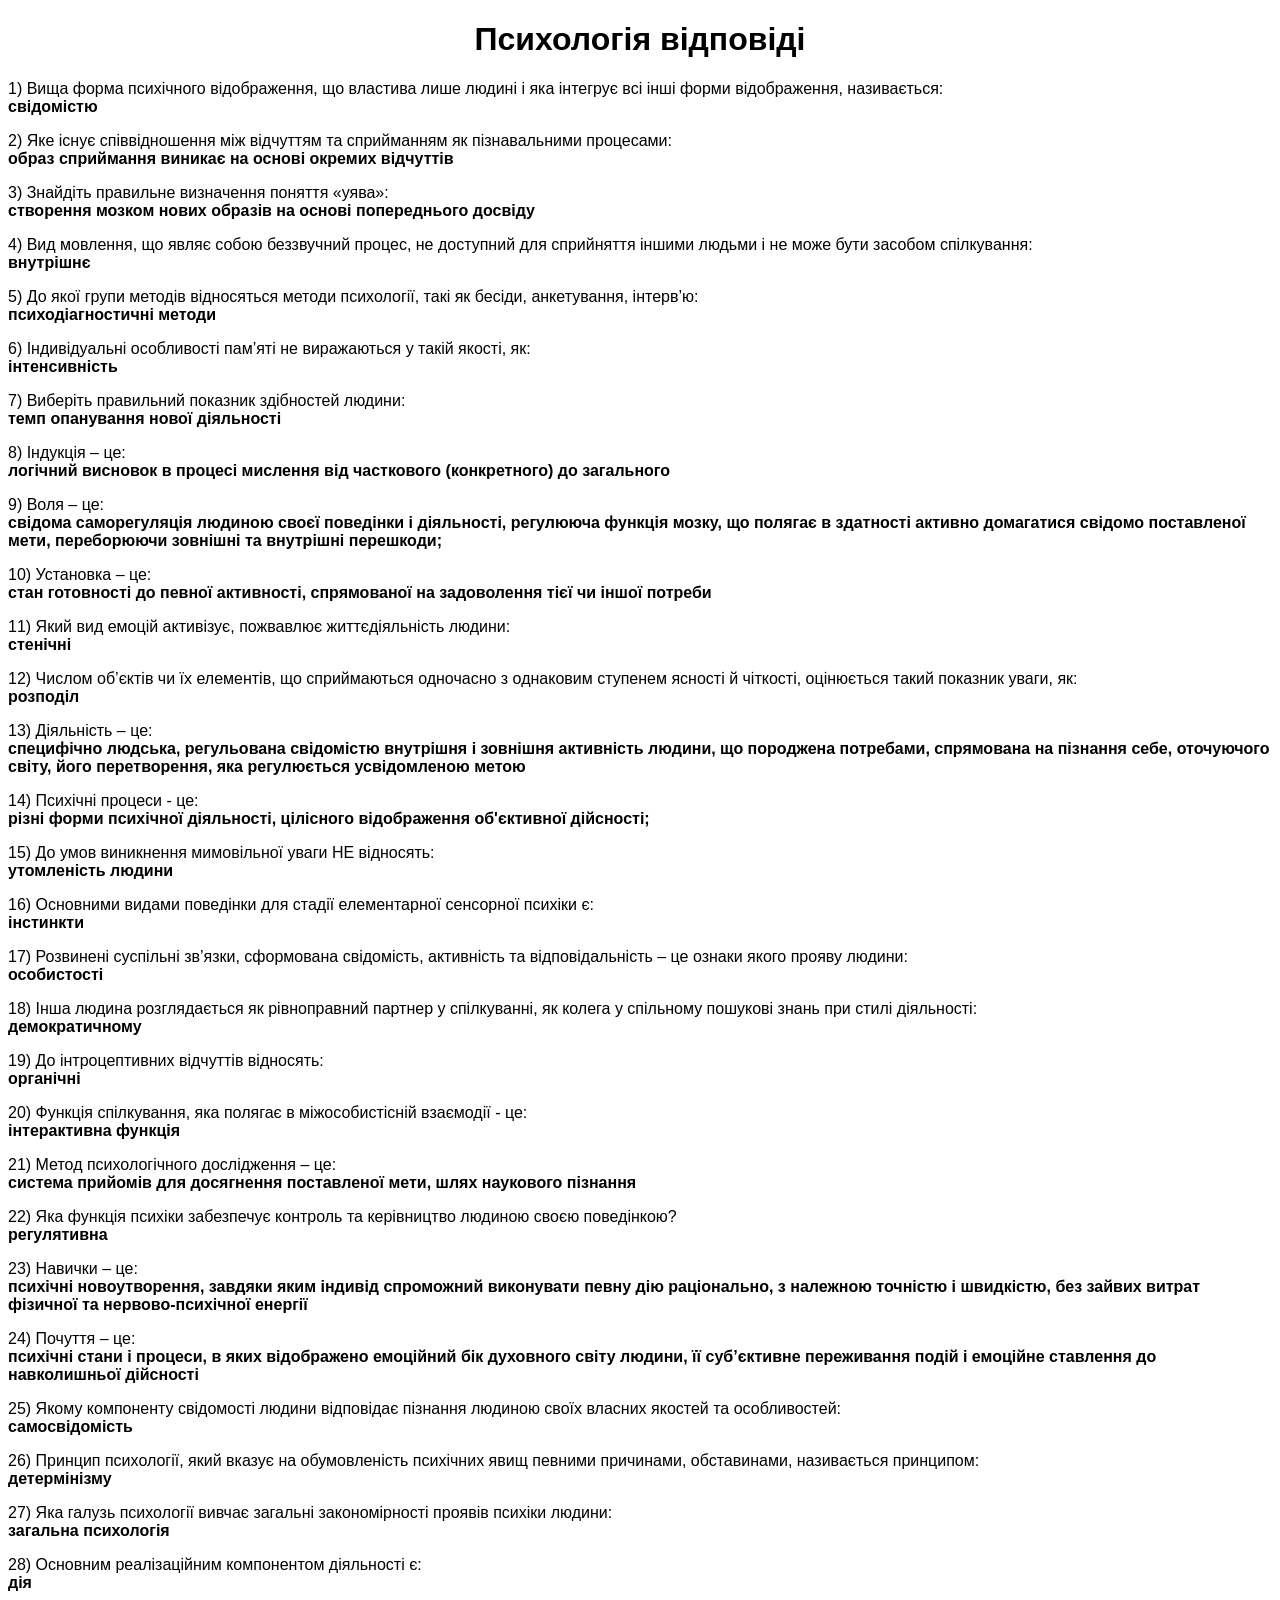
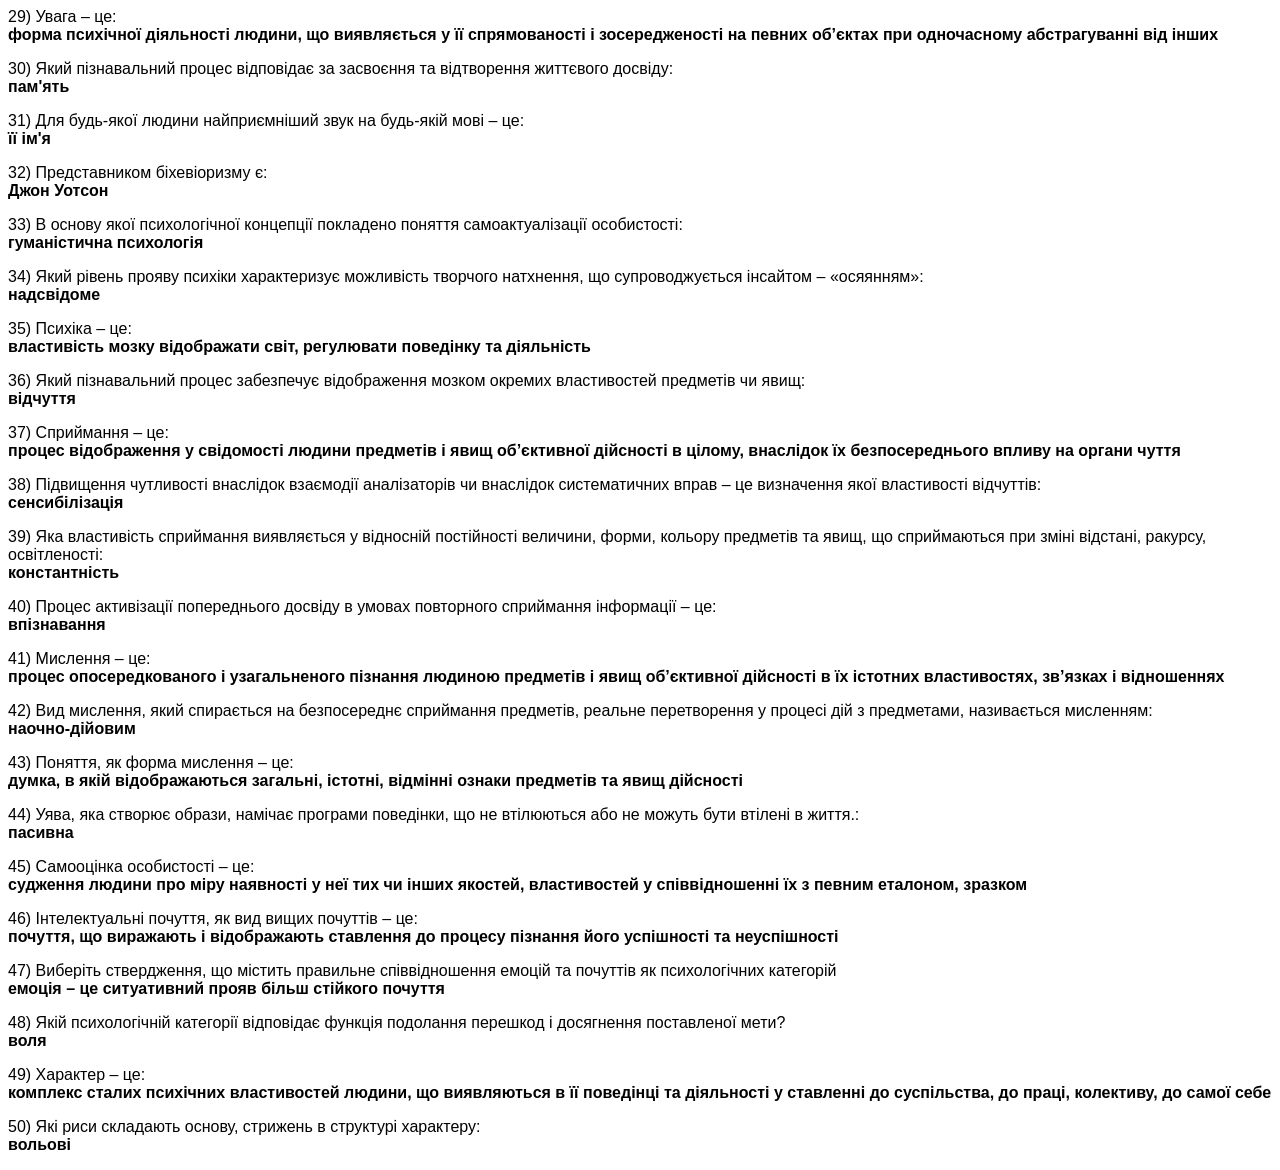
<file: psuxologia/index.html>
<!DOCTYPE html>
<html lang="en">
<head>
    <meta charset="UTF-8">
    <meta name="viewport" content="width=device-width, initial-scale=1.0">
    <meta http-equiv="X-UA-Compatible" content="ie=edge">
    <link rel="stylesheet" href="css/fonts.css">
    <link rel="stylesheet" href="css/style.css">
    <title>Document</title>
</head>
<body>
	<header>
        <h1>Психологія відповіді</h1>
    </header>
    <p>1) Вища форма психічного відображення, що властива лише людині і яка інтегрує всі інші форми відображення, називається: 
        <br> <span>свідомістю</span>
    </p>
    <p>2) Яке існує співвідношення між відчуттям та сприйманням  як пізнавальними процесами:
        <br><span>образ сприймання виникає на основі окремих відчуттів</span>
    </p>
    <p>3) Знайдіть правильне визначення поняття «уява»:
        <br> <span>створення мозком нових образів на основі попереднього досвіду</span>
    </p>
    <p>4) Вид мовлення, що являє собою беззвучний процес, не доступний для сприйняття іншими людьми і не може бути засобом спілкування:
        <br><span>внутрішнє</span>
    </p>
    <p>5) До якої групи методів відносяться методи психології, такі як бесіди, анкетування, інтерв’ю:
        <br><span>психодіагностичні методи</span>
    </p>
    <p>6) Індивідуальні особливості пам’яті не виражаються у такій якості, як:
        <br><span>інтенсивність</span>
    </p>
    <p>7) Виберіть правильний показник здібностей людини:
        <br><span>темп опанування нової діяльності</span>
    </p>
    <p>8) Індукція – це:
        <br><span>логічний висновок в процесі мислення від часткового (конкретного) до загального</span>
    </p>
    <p>9) Воля – це:
        <br><span>свідома саморегуляція людиною своєї поведінки і діяльності, регулююча функція мозку, що полягає в здатності активно домагатися свідомо поставленої мети, переборюючи зовнішні та внутрішні перешкоди;</span>
    </p>
    <p>10) Установка – це:
        <br><span>стан готовності до певної активності, спрямованої на задоволення тієї чи іншої потреби</span>
    </p>
    <p>11) Який вид емоцій активізує, пожвавлює життєдіяльність людини:
        <br><span>стенічні</span>
    </p>
    <p>12) Числом об’єктів чи їх елементів, що сприймаються одночасно з однаковим ступенем ясності й чіткості, оцінюється такий показник уваги, як:
        <br><span>розподіл</span>
    </p>
    <p>13) Діяльність – це:
        <br><span>специфічно людська, регульована свідомістю внутрішня і зовнішня активність людини, що породжена потребами, спрямована на пізнання себе, оточуючого світу, його перетворення, яка регулюється усвідомленою метою</span>
    </p>
    <p>14) Психічні процеси - це:<br><span>різні форми психічної діяльності, цілісного відображення об'єктивної дійсності;</span></p>
    <p>15) До умов виникнення мимовільної уваги НЕ відносять:<br><span>утомленість людини</span></p>
    <p>16) Основними видами поведінки для стадії елементарної сенсорної психіки є:<br><span>інстинкти</span></p>
    <p>17) Розвинені суспільні зв’язки, сформована свідомість, активність та відповідальність – це ознаки якого прояву людини:<br><span>особистості</span></p>
    <p>18) Інша людина розглядається як рівноправний партнер у спілкуванні, як колега у спільному пошукові знань при стилі діяльності:<br><span>демократичному</span></p>
    <p>19) До інтроцептивних відчуттів відносять:<br><span>органічні</span></p>
    <p>20) Функція спілкування, яка полягає в міжособистісній взаємодії - це:<br><span>інтерактивна функція</span></p>
    <p>21) Метод психологічного дослідження – це:<br><span>система прийомів для досягнення поставленої мети, шлях наукового пізнання</span></p>
    <p>22) Яка функція психіки забезпечує контроль та керівництво людиною своєю поведінкою?<br><span>регулятивна</span></p>
    <p>23) Навички – це:<br><span>психічні новоутворення, завдяки яким індивід спроможний виконувати певну дію раціонально, з належною точністю і швидкістю, без зайвих витрат фізичної та нервово-психічної енергії</span></p>
    <p>24) Почуття – це:<br><span>психічні стани і процеси, в яких відображено емоційний бік духовного світу людини, її суб’єктивне переживання подій і емоційне ставлення до навколишньої дійсності</span></p>
    <p>25) Якому компоненту свідомості людини відповідає пізнання людиною своїх власних якостей та особливостей:<br><span>самосвідомість</span></p>
    <p>26) Принцип психології, який вказує на обумовленість психічних явищ певними причинами, обставинами, називається принципом:<br><span>детермінізму</span></p>
    <p>27) Яка галузь психології вивчає загальні закономірності проявів психіки людини:<br><span>загальна психологія</span></p>
    <p>28) Основним реалізаційним компонентом діяльності є:<br><span>дія</span></p>
    <p>29) Увага – це:<br><span>форма психічної діяльності людини, що виявляється у її спрямованості і зосередженості на певних об’єктах при одночасному абстрагуванні від інших</span></p>
    <p>30) Який пізнавальний процес відповідає за засвоєння та відтворення життєвого досвіду:<br><span>пам'ять</span></p>
    <p>31) Для будь-якої  людини найприємніший звук на будь-якій мові – це:<br><span>її ім'я</span></p>
    <p>32) Представником біхевіоризму є:<br><span>Джон Уотсон</span></p>
    <p>33) В основу якої психологічної концепції покладено поняття самоактуалізації особистості:<br><span>гуманістична психологія</span></p>
    <p>34) Який рівень прояву психіки характеризує можливість творчого натхнення, що супроводжується інсайтом – «осяянням»:<br><span>надсвідоме</span></p>
    <p>35) Психіка – це:<br><span>властивість мозку відображати світ, регулювати поведінку та діяльність</span></p>
    <p>36) Який пізнавальний процес забезпечує відображення мозком окремих властивостей предметів чи явищ:<br><span>відчуття</span></p>
    <p>37) Сприймання – це:<br><span>процес відображення у свідомості людини предметів і явищ об’єктивної дійсності в цілому, внаслідок їх безпосереднього впливу на органи чуття</span></p>
    <p>38) Підвищення чутливості внаслідок взаємодії аналізаторів чи внаслідок систематичних вправ – це визначення якої властивості відчуттів:<br><span>сенсибілізація</span></p>
    <p>39) Яка властивість сприймання виявляється у відносній постійності величини, форми, кольору предметів та явищ, що сприймаються при зміні відстані, ракурсу, освітленості:<br><span>константність</span></p>
    <p>40) Процес активізації попереднього досвіду в умовах повторного сприймання інформації – це:<br><span>впізнавання</span></p>
    <p>41) Мислення – це:<br><span>процес опосередкованого і узагальненого пізнання людиною предметів і явищ  об’єктивної дійсності в їх істотних властивостях, зв’язках і відношеннях</span></p>
    <p>42) Вид мислення, який спирається на безпосереднє сприймання предметів, реальне перетворення у процесі дій з предметами, називається мисленням:<br><span>наочно-дійовим</span></p>
    <p>43) Поняття, як форма мислення – це:<br><span>думка, в якій відображаються загальні, істотні, відмінні ознаки предметів та явищ дійсності</span></p>
    <p>44) Уява, яка створює образи, намічає програми поведінки, що не втілюються або не можуть бути втілені в життя.:<br><span>пасивна</span></p>
    <p>45) Самооцінка особистості – це:<br><span>судження людини про міру наявності у неї тих чи інших якостей, властивостей у співвідношенні їх з певним еталоном, зразком</span></p>
    <p>46) Інтелектуальні почуття, як вид вищих почуттів – це:<br><span>почуття, що виражають і відображають ставлення до процесу пізнання його успішності та неуспішності</span></p>
    <p>47) Виберіть ствердження, що містить правильне співвідношення емоцій та почуттів як психологічних категорій<br><span>емоція – це ситуативний прояв більш стійкого почуття</span></p>
    <p>48) Якій психологічній категорії відповідає функція подолання перешкод і досягнення поставленої мети?<br><span>воля</span></p>
    <p>49) Характер – це:<br><span>комплекс сталих психічних властивостей людини, що виявляються в її поведінці та діяльності у ставленні до суспільства, до праці, колективу, до самої себе</span></p>
    <p>50) Які риси складають основу, стрижень в структурі характеру:<br><span>вольові</span></p>
</body>
</html>
</file>
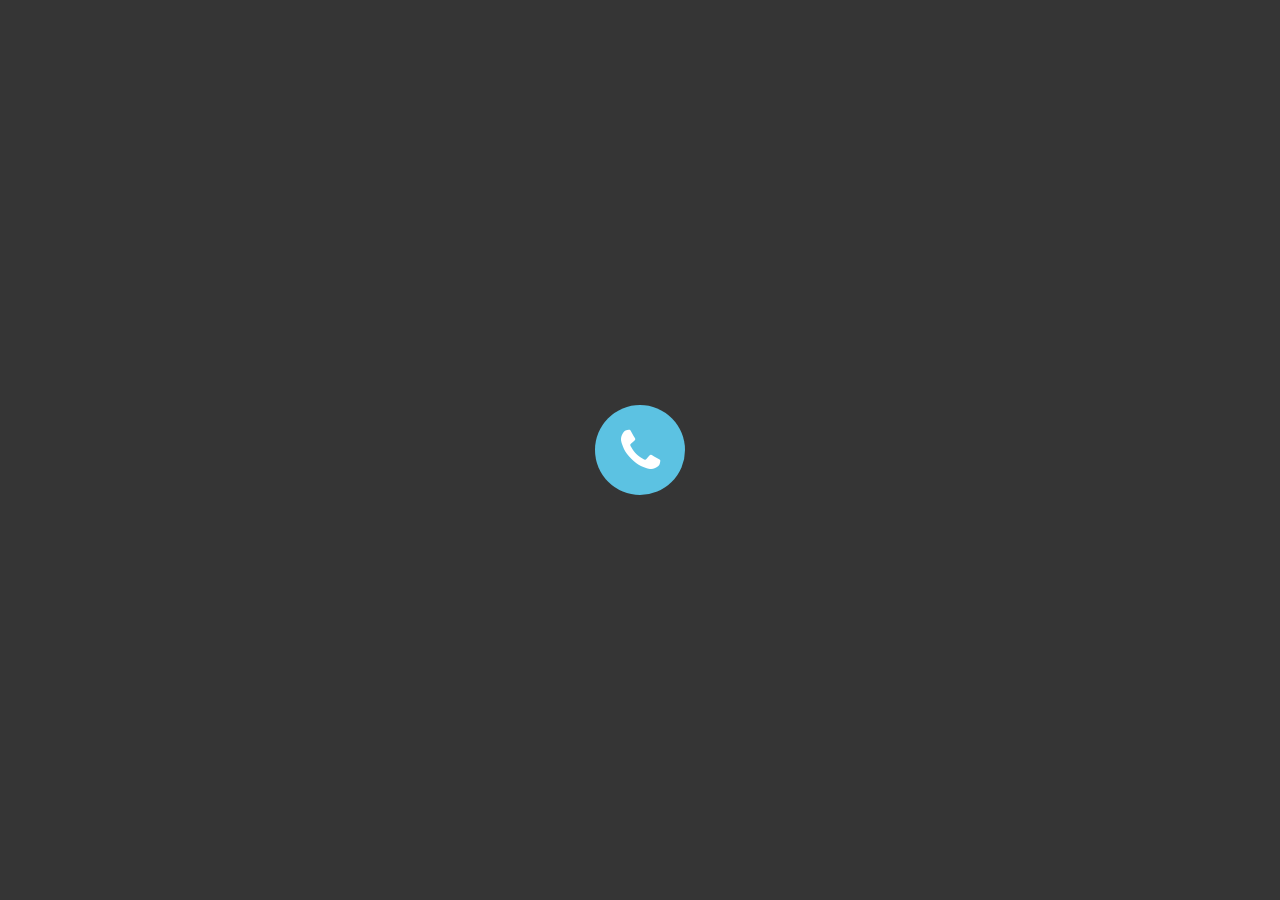
<file: pulse_animation/index.html>
<!DOCTYPE html>
<html lang="en">
<head>
	<meta charset="UTF-8">
	<title>Импульсный эффект с использованием CSS3 Transform Scale</title>
	<link href="https://maxcdn.bootstrapcdn.com/font-awesome/4.7.0/css/font-awesome.min.css" rel="stylesheet">
	<link rel="stylesheet" type="text/css" href="style.css">
</head>
<body>
<wrapper>
	<div class="dws">
		<div class="pulse">
			<div class="bloc"></div>
			<div class="phone"><i class="fa fa-phone" aria-hidden="true"></i></div>
			<div class="text">Кнопка связи</div>
		</div>
	</div>
</wrapper>
</body>
</html>
</file>
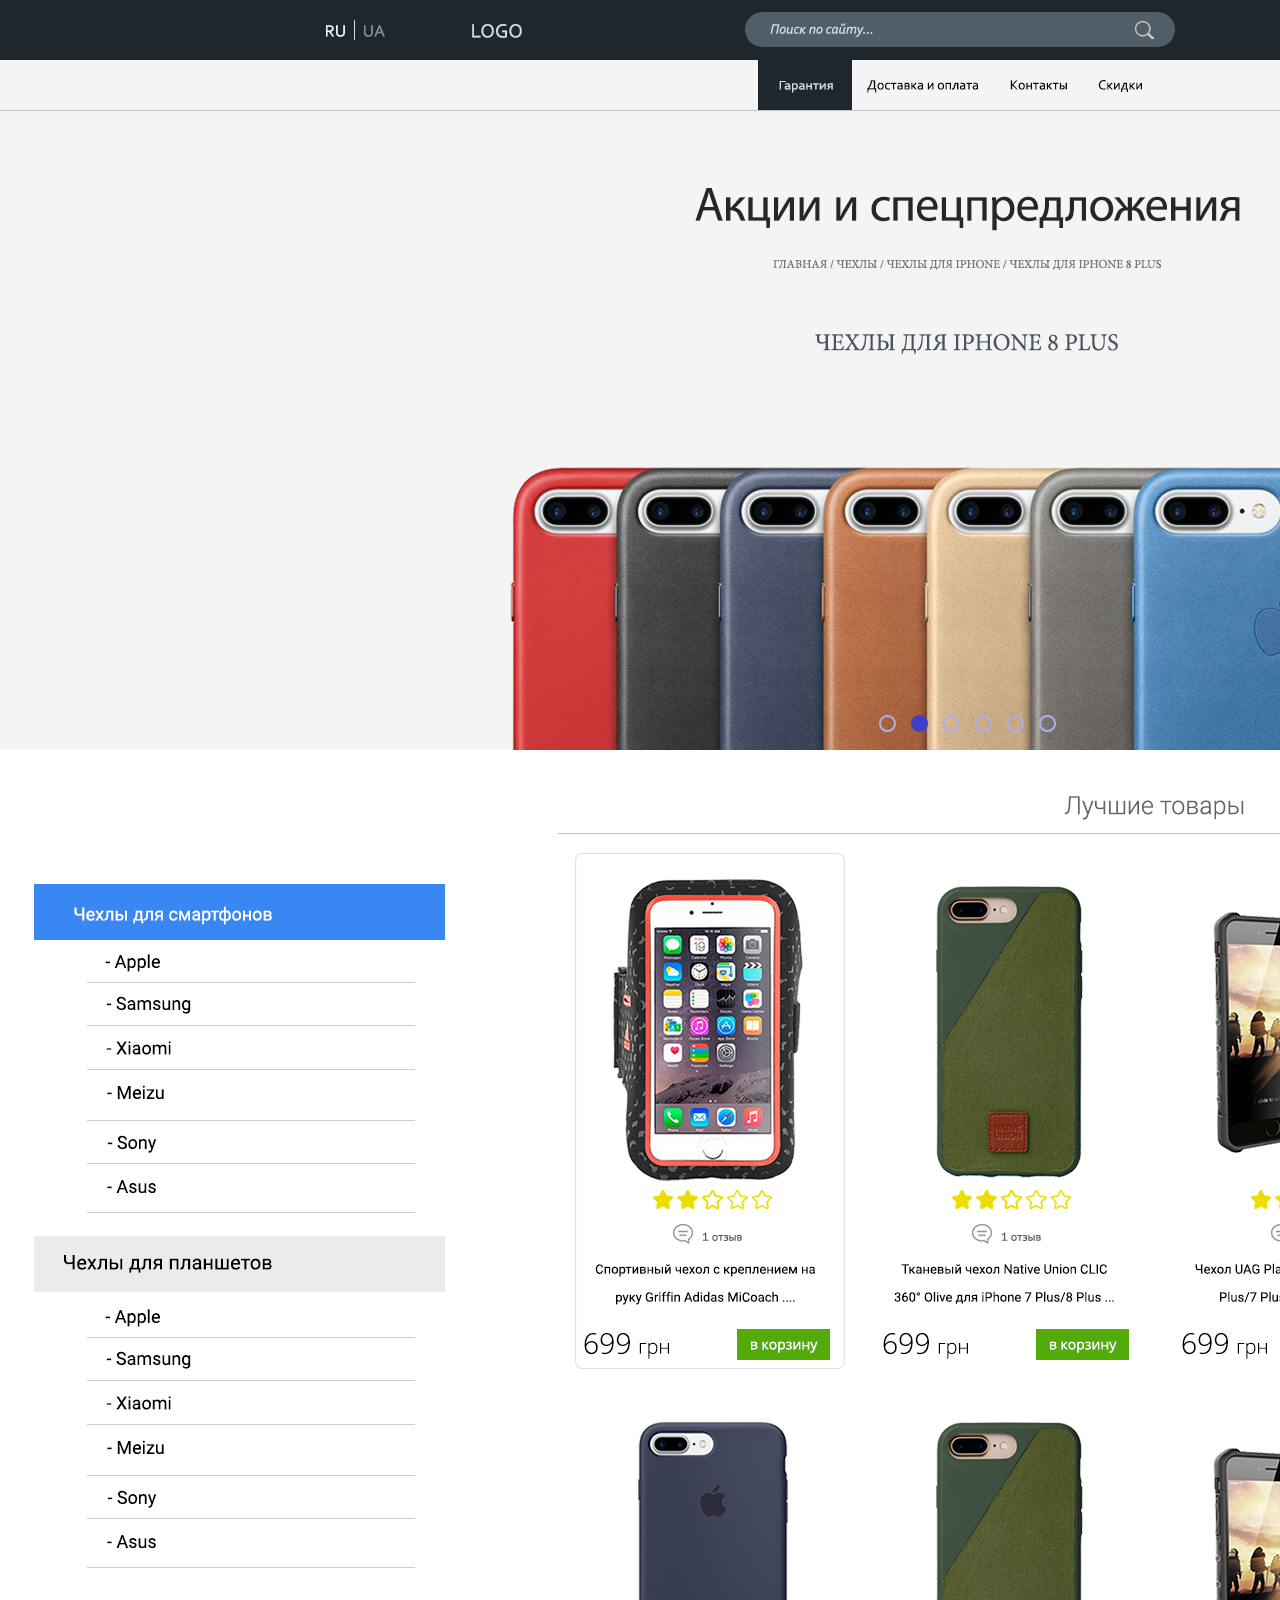
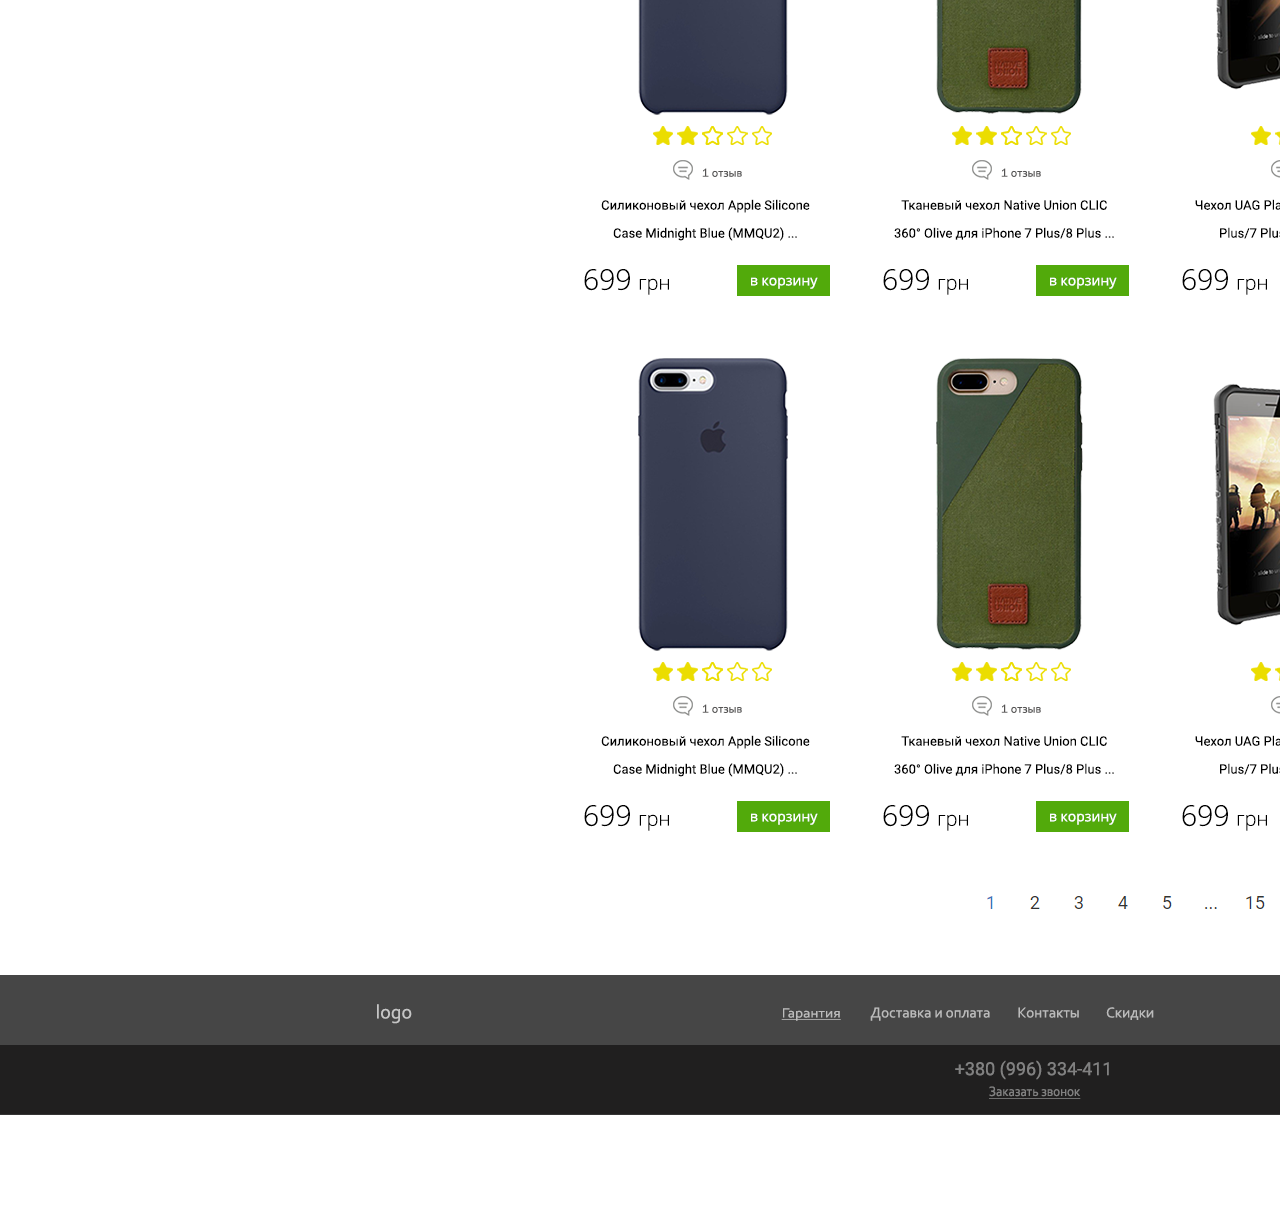
<file: shop/index.html>
<!DOCTYPE html>
<html lang="en">
<head>
    <meta charset="UTF-8">
    <meta name="viewport" content="width=device-width, initial-scale=1.0">
    <meta http-equiv="X-UA-Compatible" content="ie=edge">
    <title>Document</title>
    <style>
    *{
        margin: 0;
        padding: 0;
    }
    img{
        margin: 0 auto;
        display: block;
    }
    </style>
</head>
<body>
    <img src="1-home.png" alt="">

</body>
</html>
</file>
<file: static/css/main.a8c7c2d7.chunk.css>
@media (max-width:1919px){canvas{height:300px}}@media (max-width:1550px){canvas{height:250px}}@media (max-width:1065px){canvas{height:220px}}@media (max-width:960px){canvas{height:300px}}@media (max-width:620px){canvas{height:250px}}.activeTable{width:100%;overflow-x:auto}@media (max-width:550px){.tableTitle{overflow-x:scroll}.tableTitle-content{min-width:-webkit-max-content;min-width:-moz-max-content;min-width:max-content}}.NavLinkbtn{text-decoration:none;color:#fff}.title{flex-grow:1;justify-content:start;overflow-x:auto}.circle{display:-webkit-inline-box}.circle div{width:20px;height:20px}.circle div div{width:20px!important;height:20px!important;margin:0}.ProgressBar-body{height:25px;position:relative;border-radius:30px;box-shadow:0 2px 4px -1px rgba(63,81,181,.2),0 4px 5px 0 rgba(63,81,181,.14),0 1px 10px 0 rgba(63,81,181,.12);border:1px solid rgba(63,81,181,.5);display:flex;justify-content:center;align-items:center;overflow-x:hidden}.ProgressBar-body div{position:absolute;left:0;top:0;height:25px;border-radius:30px}.ProgressBar-body-makered{background-color:#3f51b5;mix-blend-mode:screen;-webkit-transition:width .5s ease-in-out;transition:width .5s ease-in-out;width:100%;z-index:4}.ProgressBar-body-whitebg{background:#fff;width:100%;z-index:1}.ProgressBar-body-blackbg{-webkit-transition:width .5s ease-in-out;transition:width .5s ease-in-out;background:#000;width:0;z-index:2}.ProgressBar-body span{position:absolute;font-family:Roboto,Helvetica,Arial,sans-serif;font-weight:400;letter-spacing:.0075em;font-size:16px;mix-blend-mode:difference;color:#fff;z-index:3}.range-vertical{width:1px}.range-horizontal,.range-vertical{box-sizing:border-box;margin-top:20px;background-color:rgba(0,0,0,.1)}.range-horizontal{height:1px}@media (max-width:420px){.title{display:flex;justify-content:space-between;overflow-x:scroll!important}}body{margin:0}.fullTable{padding:0 0 0 10px!important;height:36px}.fullTable-Buttons{display:flex;align-items:center}.fullTable-Buttons span{padding:3px}.fullTable-Buttons button{height:-webkit-max-content;height:-moz-max-content;height:max-content}.FullTableInput,.FullTableNameInput{margin-right:24px;margin-left:16px}.FullTableInput input,.FullTableNameInput input{text-align:right}.FullTableNameInput input{text-align:left}.activeTd{padding:0!important}
/*# sourceMappingURL=main.a8c7c2d7.chunk.css.map */
</file>
<file: magnet/css/fonts.css>
@font-face{font-family:"SFUIDisplay-Regular";src:url("../fonts/SFUIDisplay-Regular/SFUIDisplay-Regular.eot");src:url("../fonts/SFUIDisplay-Regular/SFUIDisplay-Regular.eot?#iefix") format("embedded-opentype"),url("../fonts/SFUIDisplay-Regular/SFUIDisplay-Regular.woff") format("woff"),url("../fonts/SFUIDisplay-Regular/SFUIDisplay-Regular.ttf") format("truetype");font-style:normal;font-weight:normal}@font-face{font-family:"SFUIDisplay-Light";src:url("../fonts/SFUIDisplay-Light/SFUIDisplay-Light.eot");src:url("../fonts/SFUIDisplay-Light/SFUIDisplay-Light.eot?#iefix") format("embedded-opentype"),url("../fonts/SFUIDisplay-Light/SFUIDisplay-Light.woff") format("woff"),url("../fonts/SFUIDisplay-Light/SFUIDisplay-Light.ttf") format("truetype");font-style:normal;font-weight:normal}@font-face{font-family:"ThirstyScriptRegular";src:url("../fonts/ThirstyScriptRegular/ThirstyScriptRegular.eot");src:url("../fonts/ThirstyScriptRegular/ThirstyScriptRegular.eot?#iefix") format("embedded-opentype"),url("../fonts/ThirstyScriptRegular/ThirstyScriptRegular.woff") format("woff"),url("../fonts/ThirstyScriptRegular/ThirstyScriptRegular.ttf") format("truetype");font-style:normal;font-weight:normal}

/*# sourceMappingURL=fonts.css.map */
</file>
<file: magnet/css/style.css>
@-webkit-keyframes bounce{from,
    10%,
    26.5%,
    40%,
    to{-webkit-animation-timing-function:cubic-bezier(0.215, 0.61, 0.355, 1);animation-timing-function:cubic-bezier(0.215, 0.61, 0.355, 1);-webkit-transform:translate3d(0, 0, 0);transform:translate3d(0, 0, 0)}20%,
    21.5%{-webkit-animation-timing-function:cubic-bezier(0.755, 0.05, 0.855, 0.06);animation-timing-function:cubic-bezier(0.755, 0.05, 0.855, 0.06);-webkit-transform:translate3d(0, -30px, 0);transform:translate3d(0, -30px, 0)}35%{-webkit-animation-timing-function:cubic-bezier(0.755, 0.05, 0.855, 0.06);animation-timing-function:cubic-bezier(0.755, 0.05, 0.855, 0.06);-webkit-transform:translate3d(0, -15px, 0);transform:translate3d(0, -15px, 0)}45%{-webkit-transform:translate3d(0, -4px, 0);transform:translate3d(0, -4px, 0)}50%{-webkit-transform:translate3d(0, 0px, 0);transform:translate3d(0, 0px, 0)}}@keyframes bounce{from,
    10%,
    26.5%,
    40%,
    to{-webkit-animation-timing-function:cubic-bezier(0.215, 0.61, 0.355, 1);animation-timing-function:cubic-bezier(0.215, 0.61, 0.355, 1);-webkit-transform:translate3d(0, 0, 0);transform:translate3d(0, 0, 0)}20%,
    21.5%{-webkit-animation-timing-function:cubic-bezier(0.755, 0.05, 0.855, 0.06);animation-timing-function:cubic-bezier(0.755, 0.05, 0.855, 0.06);-webkit-transform:translate3d(0, -30px, 0);transform:translate3d(0, -30px, 0)}35%{-webkit-animation-timing-function:cubic-bezier(0.755, 0.05, 0.855, 0.06);animation-timing-function:cubic-bezier(0.755, 0.05, 0.855, 0.06);-webkit-transform:translate3d(0, -15px, 0);transform:translate3d(0, -15px, 0)}45%{-webkit-transform:translate3d(0, -4px, 0);transform:translate3d(0, -4px, 0)}50%{-webkit-transform:translate3d(0, 0px, 0);transform:translate3d(0, 0px, 0)}}body,ul,li{font-family:"SFUIDisplay-Regular";border:0px;padding:0px;margin:0px}header{font-size:18px;background:url(../img/backgroundHeader.png) no-repeat center center/cover;height:100vh}header nav{display:-webkit-box;display:-ms-flexbox;display:flex;-webkit-box-pack:justify;-ms-flex-pack:justify;justify-content:space-between;width:80%;margin:0 auto;-webkit-box-align:center;-ms-flex-align:center;align-items:center;height:10vh}header nav .info ul{display:-webkit-box;display:-ms-flexbox;display:flex}header nav .info ul li{-webkit-transition:all 0.15s ease;transition:all 0.15s ease;list-style:none;color:#d1d1d1;font-family:"SFUIDisplay-Light";font-size:1em;padding:0px 15px}header nav .info ul li:hover{cursor:pointer;color:white}header nav .info ul li a{color:white;text-decoration:none;font-weight:800}header nav .contacts{display:-webkit-box;display:-ms-flexbox;display:flex;-webkit-box-align:center;-ms-flex-align:center;align-items:center}header nav .contacts .number{display:-webkit-box;display:-ms-flexbox;display:flex;-webkit-box-align:center;-ms-flex-align:center;align-items:center}header nav .contacts .number a svg{-webkit-transition:all 0.2s ease;transition:all 0.2s ease;width:24px;height:24px;margin-bottom:5px;margin-right:15px;fill:#d1d1d1}header nav .contacts .number a svg:hover{cursor:pointer;fill:white}header nav .contacts .number h3{font-family:"SFUIDisplay-Light";color:white;font-weight:100;font-size:1em}header nav .contacts .number h3 span{font-size:0.8em;margin-left:10px}header nav .contacts .instagram a svg{-webkit-transition:all 0.2s ease;transition:all 0.2s ease;width:32px;height:32px;margin-left:25px;fill:#d1d1d1}header nav .contacts .instagram a svg:hover{cursor:pointer;fill:white}header .header-content{height:80vh;background-color:rgba(0,0,0,0.75)}header .header-content .header-center-content{display:-webkit-box;display:-ms-flexbox;display:flex;-webkit-box-pack:justify;-ms-flex-pack:justify;justify-content:space-between;width:80%;margin:0 auto}header .header-content .header-center-content .left h1{margin-top:10vh;font-weight:100;color:white;font-size:2.66em;font-family:"SFUIDisplay-Regular"}header .header-content .header-center-content .left .header-back-timer{-webkit-transition:all 0.3s ease;transition:all 0.3s ease;margin-top:8vh;border:5px solid rgba(255,255,255,0.3);border-radius:15px;width:26.6em}header .header-content .header-center-content .left .header-back-timer:hover{border:5px solid rgba(34,148,240,0.7);-webkit-box-shadow:0 0 40px rgba(34,148,240,0.7);box-shadow:0 0 40px rgba(34,148,240,0.7);background-color:rgba(34,148,240,0.15)}header .header-content .header-center-content .left .header-back-timer h3{font-family:"SFUIDisplay-Light";color:white;font-weight:100;text-align:center;font-size:1em;padding:0 20px}header .header-content .header-center-content .left .header-back-timer .backtimer{height:100px;display:-webkit-box;display:-ms-flexbox;display:flex;-webkit-box-pack:center;-ms-flex-pack:center;justify-content:center}header .header-content .header-center-content .left .header-back-timer .backtimer #clockdiv{color:white;font-family:"SFUIDisplay-Light";display:-webkit-box;display:-ms-flexbox;display:flex;margin-top:10px}header .header-content .header-center-content .left .header-back-timer .backtimer #clockdiv .time{background-color:rgba(255,255,255,0.1);padding:8px 5px 8px 12px;border-radius:10px;font-size:2em;margin:5px;letter-spacing:6px;text-align:center}header .header-content .header-center-content .left .header-back-timer .backtimer #clockdiv .dooblePoint{font-size:2em;position:relative;bottom:5px;margin-right:5px}header .header-content .header-center-content .left .header-back-timer .backtimer #clockdiv .smalltext{font-size:0.8em;position:relative;top:10px;left:25px}header .header-content .header-center-content .left .header-back-timer .backtimer #clockdiv .seconds-minute{left:17px}header .header-content .header-center-content .left .header-back-timer .backtimer #clockdiv .seconds-second{left:11px}header .header-content .header-center-content .left .header-botton{margin-top:12vh}header .header-content .header-center-content .left .header-botton button{-webkit-transition:all 0.3s ease;transition:all 0.3s ease;border:4px solid #2396f1;border-radius:150px;color:white;padding:15px 30px;font-size:1em;outline:none}header .header-content .header-center-content .left .header-botton .boy{background-color:#2396f1}header .header-content .header-center-content .left .header-botton .boy:hover{background-color:#026fc9;border-color:#026fc9}header .header-content .header-center-content .left .header-botton .boy:active{background-color:#005eaa;border-color:#005eaa}header .header-content .header-center-content .left .header-botton .playMovie{margin-left:30px;padding:15px 40px;background-color:rgba(35,148,241,0)}header .header-content .header-center-content .left .header-botton .playMovie:hover{background-color:#2396f1;border-color:#2396f1}header .header-content .header-center-content .left .header-botton .playMovie:active{background-color:#005eaa;border-color:#005eaa}header .header-content .header-center-content .right{display:-webkit-box;display:-ms-flexbox;display:flex;-webkit-box-align:end;-ms-flex-align:end;align-items:flex-end}header .header-content .header-center-content .right .header-imeges-block{display:-webkit-box;display:-ms-flexbox;display:flex;-webkit-box-align:end;-ms-flex-align:end;align-items:flex-end;margin-bottom:8vh}header .header-content .header-center-content .right .header-imeges-block .text{display:-webkit-box;display:-ms-flexbox;display:flex}header .header-content .header-center-content .right .header-imeges-block .text .left-text,header .header-content .header-center-content .right .header-imeges-block .text .right-text{color:white;font-family:"SFUIDisplay-Light";display:-webkit-box;display:-ms-flexbox;display:flex;-webkit-box-orient:vertical;-webkit-box-direction:normal;-ms-flex-direction:column;flex-direction:column;width:-webkit-max-content;width:-moz-max-content;width:max-content}header .header-content .header-center-content .right .header-imeges-block .text .left-text span,header .header-content .header-center-content .right .header-imeges-block .text .right-text span{margin:10px 60px 10px 0px}header .header-content .header-center-content .right .header-imeges-block .text .left-text #color,header .header-content .header-center-content .right .header-imeges-block .text .right-text #color{margin-top:30px}header .header-content .header-center-content .right .header-imeges-block .text .right-text span{margin:10px 0}header .bottom-arrow{margin:0 auto;width:35px;height:35px;-webkit-animation:bounce 3s infinite ease-in-out;animation:bounce 3s infinite ease-in-out;margin-top:4vh}.checkout{display:none;position:fixed;width:100vw;height:100vh;background-color:rgba(0,0,0,0.8);z-index:5}.checkout .form{position:fixed;left:50%;top:50%;-webkit-transform:translate(-50%, -50%);transform:translate(-50%, -50%);background-color:white;border-radius:20px;margin:0 auto;width:430px}.checkout .form #close{-webkit-transition:all 0.25s ease;transition:all 0.25s ease;width:24px;fill:#4e4e4e;position:absolute;right:15px;top:12px;cursor:pointer;-webkit-transform:scale(1);transform:scale(1)}.checkout .form #close:hover{-webkit-transform:scale(1.1);transform:scale(1.1)}.checkout .form h3{font-weight:normal;font-family:"SFUIDisplay-Light";font-size:24px;text-align:center;margin-top:70px}.checkout .form .input{display:-webkit-box;display:-ms-flexbox;display:flex;-webkit-box-orient:vertical;-webkit-box-direction:normal;-ms-flex-direction:column;flex-direction:column}.checkout .form .input input{border-radius:20px;width:300px;margin:10px auto;font-size:16px;font-family:"SFUIDisplay-Light";padding:10px 10px 10px 25px;border:1px solid #ababab;outline:none;-webkit-box-shadow:inset 2px 3px 15px rgba(0,0,0,0.2);box-shadow:inset 2px 3px 15px rgba(0,0,0,0.2)}.checkout .form p{font-family:"SFUIDisplay-Regular";text-align:center;font-size:14px}.checkout .form button{-webkit-transition:all 0.2s ease;transition:all 0.2s ease;margin:0 auto;display:block;background-color:#2f9e45;padding:15px 35px;border:none;border-radius:50px;color:white;font-size:18px;font-family:"SFUIDisplay-Light";margin-bottom:50px;margin-top:30px;outline:none;cursor:pointer}.checkout .form button:active{background-color:#2b9240}.content-block-1{background-color:#fff;height:770px}.content-block-1 .top-txt h3{font-weight:100;font-family:"SFUIDisplay-Regular";font-size:24px;text-align:center;padding:65px 0px 0px 0px;margin:0}.content-block-1 .top-txt h3 .left{position:relative}.content-block-1 .top-txt h3 .left::before{content:'';display:inline-block;width:25px;height:50px;position:absolute;left:-30px;top:-14px;border-left:4px solid #36a9d0;border-top:4px solid #36a9d0;border-bottom:4px solid #36a9d0}.content-block-1 .top-txt h3 .right{color:#2194BB;position:relative}.content-block-1 .top-txt h3 .right::after{content:'';display:inline-block;width:25px;height:50px;position:absolute;right:-30px;top:-14px;border-right:4px solid #36a9d0;border-top:4px solid #36a9d0;border-bottom:4px solid #36a9d0}.content-block-1 .center-content{display:-webkit-box;display:-ms-flexbox;display:flex;font-size:18px}.content-block-1 .center-content .left{width:50%}.content-block-1 .center-content .left .movie{display:-webkit-box;display:-ms-flexbox;display:flex;-webkit-box-pack:center;-ms-flex-pack:center;justify-content:center;position:relative;top:105px}.content-block-1 .center-content .right{width:50%}.content-block-1 .center-content .right .info-block{position:relative;top:60px;width:550px;margin:0 auto}.content-block-1 .center-content .right .info-block .info .row{display:-webkit-box;display:-ms-flexbox;display:flex}.content-block-1 .center-content .right .info-block .info .row svg{-webkit-transition:all 0.2s ease;transition:all 0.2s ease;width:47px;height:85px;fill:#2194bb;position:relative;right:12px;top:7px}.content-block-1 .center-content .right .info-block .info .row svg:hover{-webkit-transform:scale(1.1);transform:scale(1.1);fill:#d04e4e}.content-block-1 .center-content .right .info-block .info .row h2{color:#2194BB;font-weight:100;margin-left:15px;margin-bottom:0;margin-top:25px}.content-block-1 .center-content .right .info-block .info .row h2 .bottom{margin-left:20px}.content-block-1 .center-content .right .info-block .info .row h2 .top{font-size:24px}.content-block-1 .center-content .right .info-block .info p{font-family:"SFUIDisplay-Light";font-size:1em;margin-left:18px}.content-block-2{background:#272424 url(../img/back-img-2.webp) no-repeat center center/cover}.content-block-2 .top-txt h3{margin:0;color:white;font-weight:100;text-align:center;font-family:"SFUIDisplay-Regular";padding-top:70px;font-size:24px}.content-block-2 .top-txt h3 .left{position:relative}.content-block-2 .top-txt h3 .left::before{content:'';display:inline-block;width:25px;height:50px;position:absolute;left:-30px;top:-14px;border-left:4px solid #7f7f7f;border-top:4px solid #7f7f7f;border-bottom:4px solid #7f7f7f}.content-block-2 .top-txt h3 .right{color:#2194BB;position:relative}.content-block-2 .top-txt h3 .right::after{content:'';display:inline-block;width:25px;height:50px;position:absolute;right:-30px;top:-14px;border-right:4px solid #7f7f7f;border-top:4px solid #7f7f7f;border-bottom:4px solid #7f7f7f}.content-block-2 .bottom-content{width:1435px;margin:0 auto;margin-top:100px;padding-bottom:70px}.content-block-2 .bottom-content .slider .slider-block{outline:none}.content-block-3{background-color:#fff}.content-block-3 .top-txt{text-align:center;padding:50px 0px 20px 0px}.content-block-3 .top-txt h3{font-size:24px;text-transform:uppercase;margin:0;font-family:"SFUIDisplay-Regular";font-weight:100}.content-block-3 .top-txt h3 .right{color:#2194BB}.content-block-3 .top-txt p{font-size:16px;margin-top:20px;color:#2194BB}.content-block-3 .top-block-info{width:80%;margin:30px auto 0 auto;display:-webkit-box;display:-ms-flexbox;display:flex;-webkit-box-pack:justify;-ms-flex-pack:justify;justify-content:space-between}.content-block-3 .top-block-info .info-bl{width:400px}.content-block-3 .top-block-info .info-bl img{width:90px;position:relative;left:50%;-webkit-transform:translateX(-50%);transform:translateX(-50%)}.content-block-3 .top-block-info .info-bl img[alt="box-full"]{width:110px;padding-top:5px}.content-block-3 .top-block-info .info-bl h3{color:#2194BB;font-weight:100;text-align:center;font-family:"SFUIDisplay-Regular";font-size:24px}.content-block-3 .top-block-info .info-bl p{text-align:center;font-family:"SFUIDisplay-Light";font-size:18px}.content-block-3 .bottom-block-info{display:-webkit-box;display:-ms-flexbox;display:flex;-webkit-box-pack:center;-ms-flex-pack:center;justify-content:center;padding-top:70px}.content-block-3 .bottom-block-info .right,.content-block-3 .bottom-block-info .left{width:600px;margin:0px 30px 70px 30px}.content-block-3 .bottom-block-info .right img,.content-block-3 .bottom-block-info .left img{width:110px;height:110px;position:relative;left:50%;-webkit-transform:translateX(-50%);transform:translateX(-50%)}.content-block-3 .bottom-block-info .right img[alt="truck"],.content-block-3 .bottom-block-info .left img[alt="truck"]{height:95px;margin-top:15px}.content-block-3 .bottom-block-info .right h3,.content-block-3 .bottom-block-info .left h3{text-align:center;font-size:24px;font-family:"SFUIDisplay-Regular";font-weight:100;color:#01be50}.content-block-3 .bottom-block-info .right p,.content-block-3 .bottom-block-info .left p{font-size:18px;font-family:"SFUIDisplay-Light";position:relative;margin:10px 0px}.content-block-3 .bottom-block-info .right p::before,.content-block-3 .bottom-block-info .left p::before{content:'';display:block;width:6.5px;height:6.5px;background-color:black;border-radius:100%;position:absolute;top:6px;left:-15px}.content-block-3 .bottom-block-info .right .down,.content-block-3 .bottom-block-info .left .down{margin-left:15px}.content-block-4{background:url(../img/background.webp) no-repeat center center/cover}.content-block-4 .top h3{font-weight:100;text-align:center;margin:0;color:white;padding-top:40px;font-size:24px}.content-block-4 .top h3 .span-top .right{color:#2194BB}.content-block-4 .top h3 .span-bottom{margin-top:20px;display:block}.content-block-4 .top h3 .span-bottom .right{font-size:35px;font-weight:600}.content-block-4 .content .centerContent{margin:0 auto;margin-top:70px;padding-bottom:100px;width:1300px;display:-webkit-box;display:-ms-flexbox;display:flex;-ms-flex-wrap:wrap;flex-wrap:wrap;-ms-flex-pack:distribute;justify-content:space-around}.content-block-4 .content .centerContent .product{margin:15px 0;-webkit-transition:all 0.3s ease;transition:all 0.3s ease;width:280px;border:2px solid rgba(255,255,255,0);border-radius:15px;padding:7px;padding-bottom:15px}.content-block-4 .content .centerContent .product:hover{border:2px solid rgba(34,148,240,0.7);-webkit-box-shadow:0 0 40px rgba(34,148,240,0.7);box-shadow:0 0 40px rgba(34,148,240,0.7);background-color:rgba(34,148,240,0.15)}.content-block-4 .content .centerContent .product img{width:280px}.content-block-4 .content .centerContent .product h3{color:white;font-family:"SFUIDisplay-Regular";font-size:24px;font-weight:normal;margin-bottom:0}.content-block-4 .content .centerContent .product .description{color:rgba(255,255,255,0.8);font-family:"SFUIDisplay-Light";font-size:14px;margin-top:10px}.content-block-4 .content .centerContent .product .price{font-size:18px;font-family:"SFUIDisplay-Regular"}.content-block-4 .content .centerContent .product .price .newPrice{color:white}.content-block-4 .content .centerContent .product .price .badPrice{color:rgba(255,255,255,0.4);margin-left:30px;text-decoration:line-through}.content-block-4 .content .centerContent .product button{-webkit-transition:all 0.2s ease;transition:all 0.2s ease;color:white;background-color:#2294f0;padding:15px 40px;border-radius:70px;font-size:18px;border:none;margin:0 auto;outline:none;display:block;margin:0 auto}.content-block-4 .content .centerContent .product button:hover{background-color:#1081dd}.content-block-4 .content .centerContent .product button:active{-webkit-transform:scale(0.95);transform:scale(0.95)}.content-block-5{background-color:#fff}.content-block-5 .top h3{text-transform:uppercase;font-weight:normal;text-align:center;font-size:24px;margin:0;padding-top:50px;padding-bottom:30px}.content-block-5 .top h3 .right{color:#2194BB}.content-block-5 .content .comment{width:900px;display:-webkit-box;display:-ms-flexbox;display:flex;margin:0px auto;padding:20px 0px;-ms-flex-pack:distribute;justify-content:space-around;-webkit-box-align:center;-ms-flex-align:center;align-items:center}.content-block-5 .content .comment .right{width:650px}.content-block-5 .content .comment .right h3{font-size:18px;margin:0}.content-block-5 .content .comment .right p{font-size:16px}@media (max-width: 1900px){header nav{font-size:15px}header nav .contacts .number a svg{width:20px;height:20px}header nav .contacts .instagram a svg{width:27px;height:27px}header .header-content .header-center-content .left h1{font-size:28px}header .header-content .header-center-content .left .header-back-timer{font-size:16px}header .header-content .header-center-content .left .header-botton{font-size:15px}header .header-content .header-center-content .left .header-botton button,header .header-content .header-center-content .left .header-botton .playMovie{padding:12px 25px}header .header-content .header-center-content .right{font-size:14px}header .header-content .header-center-content .right .header-imeges-block{margin-bottom:15vh}header .header-content .header-center-content .right .header-imeges-block img{width:300px}}@media (max-width: 1500px){header .header-content .header-center-content .left h1{font-size:24px}header .header-content .header-center-content .left .header-back-timer{font-size:14px}header .header-content .header-center-content .left .header-botton{font-size:12px}header .header-content .header-center-content .left .header-botton button,header .header-content .header-center-content .left .header-botton .playMovie{padding:10px 22px}header .header-content .header-center-content .right{font-size:11px}header .header-content .header-center-content .right .header-imeges-block{margin-bottom:15vh}header .header-content .header-center-content .right .header-imeges-block img{width:250px}.content-block-1{height:640px}.content-block-1 .top-txt h3{font-size:18px;padding-top:50px}.content-block-1 .top-txt h3 .left::before{left:-30px;top:-16px;height:47px}.content-block-1 .top-txt h3 .right::after{right:-30px;top:-16px;height:47px}.content-block-1 .center-content .left .movie iframe{width:530px;height:315px}.content-block-1 .center-content .right .info-block{top:45px}.content-block-1 .center-content .right .info-block .info .row img[alt="tint"]{width:23px;height:67px}.content-block-1 .center-content .right .info-block .info .row img[alt="circle-notch"]{width:25px;height:67px}.content-block-1 .center-content .right .info-block .info .row img[alt="clock"]{width:24px;height:67px}.content-block-1 .center-content .right .info-block .info .row h2{font-size:18px}.content-block-1 .center-content .right .info-block .info p{font-size:14px}.content-block-2 .top-txt h3{font-size:22px;padding-top:50px}.content-block-2 .top-txt h3 .left::before{left:-30px;top:-14px;height:47px}.content-block-2 .top-txt h3 .right::after{right:-30px;top:-14px;height:47px}.content-block-2 .bottom-content{width:1100px}.content-block-3 .top-txt{padding-top:40px;padding-bottom:10px}.content-block-3 .top-txt h3{font-size:22px}.content-block-3 .top-txt p{margin-top:16px;font-size:14px}.content-block-3 .top-block-info .info-bl{width:265px}.content-block-3 .top-block-info .info-bl img{width:70px}.content-block-3 .top-block-info .info-bl img[alt="box-full"]{width:100px;padding-top:0px}.content-block-3 .top-block-info .info-bl h3{font-size:18px}.content-block-3 .top-block-info .info-bl p{font-size:13px}.content-block-3 .bottom-block-info{padding-top:30px}.content-block-3 .bottom-block-info .left,.content-block-3 .bottom-block-info .right{width:350px}.content-block-3 .bottom-block-info .left img,.content-block-3 .bottom-block-info .right img{width:93px}.content-block-3 .bottom-block-info .left h3,.content-block-3 .bottom-block-info .right h3{font-size:18px}.content-block-3 .bottom-block-info .left p,.content-block-3 .bottom-block-info .right p{font-size:13px}.content-block-4 .top h3{padding-top:45px;font-size:18px}.content-block-4 .top h3 .span-bottom{margin-top:15px}.content-block-4 .top h3 .span-bottom .right{font-size:25px}.content-block-4 .content .centerContent{width:100%}.content-block-4 .content .centerContent .product{width:250px}.content-block-4 .content .centerContent .product img{width:250px}.content-block-4 .content .centerContent .product h3{font-size:22px}.content-block-4 .content .centerContent .product .description{font-size:12px}.content-block-4 .content .centerContent .product .price{font-size:16px}.content-block-4 .content .centerContent .product button{font-size:16px;padding:12px 35px}.content-block-5 .top h1{font-size:22px;padding-top:30px;padding-bottom:15px}.content-block-5 .content .comment{width:800px;padding:15px 0px}.content-block-5 .content .comment .left img{width:170px}.content-block-5 .content .comment .right{width:580px}.content-block-5 .content .comment .right h3{font-size:18px}.content-block-5 .content .comment .right p{font-size:14px}}@media (max-width: 1200px){header nav{font-size:14px}header .header-content .header-center-content{-ms-flex-pack:distribute;justify-content:space-around}header .header-content .header-center-content .left h1{font-size:20px}header .header-content .header-center-content .left .header-back-timer{font-size:12px}header .header-content .header-center-content .left .header-back-timer .backtimer{height:85px}header .header-content .header-center-content .left .header-botton{font-size:10px}header .header-content .header-center-content .left .header-botton button,header .header-content .header-center-content .left .header-botton .playMovie{padding:10px 22px}header .header-content .header-center-content .right{font-size:9px}header .header-content .header-center-content .right .header-imeges-block{margin-bottom:18vh}header .header-content .header-center-content .right .header-imeges-block img{width:200px}header .bottom-arrow{width:25px;height:25px}.content-block-1{height:450px}.content-block-1 .top-txt h3{font-size:16px;padding-top:35px}.content-block-1 .top-txt h3 .left::before{border-left:3px solid #36a9d0;border-top:3px solid #36a9d0;border-bottom:3px solid #36a9d0;left:-22px;top:-12px;height:38px}.content-block-1 .top-txt h3 .right::after{border-right:3px solid #36a9d0;border-top:3px solid #36a9d0;border-bottom:3px solid #36a9d0;right:-22px;top:-12px;height:38px}.content-block-1 .center-content .left .movie{top:63px}.content-block-1 .center-content .left .movie iframe{width:430px;height:230px}.content-block-1 .center-content .right .info-block{top:30px;width:400px}.content-block-1 .center-content .right .info-block .info .row svg{width:35px;height:70px}.content-block-1 .center-content .right .info-block .info .row h2 .top{font-size:20px}.content-block-1 .center-content .right .info-block .info p{font-size:12px;margin-top:5px;margin-bottom:0px}.content-block-2 .top-txt h3{font-size:16px;padding-top:35px}.content-block-2 .top-txt h3 .left::before{border-left:3px solid #7f7f7f;border-top:3px solid #7f7f7f;border-bottom:3px solid #7f7f7f;left:-22px;top:-12px;height:38px}.content-block-2 .top-txt h3 .right::after{border-right:3px solid #7f7f7f;border-top:3px solid #7f7f7f;border-bottom:3px solid #7f7f7f;right:-22px;top:-12px;height:38px}.content-block-2 .bottom-content{width:850px;margin-top:30px;padding-bottom:35px}.content-block-2 .bottom-content img{width:500px;height:352px}.content-block-3 .top-txt{padding-top:30px;padding-bottom:0px}.content-block-3 .top-txt h3{font-size:18px}.content-block-3 .top-txt p{margin-top:8px;font-size:11px}.content-block-3 .top-block-info{width:100%;-ms-flex-pack:distribute;justify-content:space-around}.content-block-3 .top-block-info .info-bl{width:220px}.content-block-3 .top-block-info .info-bl img{width:55px}.content-block-3 .top-block-info .info-bl img[alt="box-full"]{width:73px;padding-top:0px}.content-block-3 .top-block-info .info-bl h3{font-size:14px;margin-top:7px;margin-bottom:5px}.content-block-3 .top-block-info .info-bl p{font-size:11px}.content-block-3 .bottom-block-info{padding-top:20px}.content-block-3 .bottom-block-info .left,.content-block-3 .bottom-block-info .right{width:310px;margin-bottom:50px}.content-block-3 .bottom-block-info .left img,.content-block-3 .bottom-block-info .left img[alt="truck"],.content-block-3 .bottom-block-info .right img,.content-block-3 .bottom-block-info .right img[alt="truck"]{width:65px;height:75px;margin-top:0px}.content-block-3 .bottom-block-info .left h3,.content-block-3 .bottom-block-info .right h3{font-size:14px;margin-top:5px;margin-bottom:5px}.content-block-3 .bottom-block-info .left p,.content-block-3 .bottom-block-info .right p{font-size:11px}.content-block-3 .bottom-block-info .left p::before,.content-block-3 .bottom-block-info .right p::before{width:4px;height:4px}.content-block-4 .top h3{padding-top:30px;font-size:16px}.content-block-4 .top h3 .span-bottom{margin-top:10px}.content-block-4 .top h3 .span-bottom .right{font-size:20px}.content-block-4 .content .centerContent{margin-top:20px;padding-bottom:30px}.content-block-4 .content .centerContent .product{width:200px}.content-block-4 .content .centerContent .product img{width:200px}.content-block-4 .content .centerContent .product h3{font-size:20px}.content-block-4 .content .centerContent .product .description{font-size:10px}.content-block-4 .content .centerContent .product .price{font-size:14px}.content-block-4 .content .centerContent .product button{font-size:14px}.content-block-5 .top h1{font-size:18px;padding-top:25px;padding-bottom:15px}.content-block-5 .content .comment{width:620px;padding:15px 0px}.content-block-5 .content .comment .left img{width:140px}.content-block-5 .content .comment .right{width:440px}.content-block-5 .content .comment .right h3{font-size:14px}.content-block-5 .content .comment .right p{font-size:11px}}@media (max-width: 992px){header nav{font-size:12px;width:100%;-ms-flex-pack:distribute;justify-content:space-around}header nav .contacts{margin-right:15px}header nav .contacts .number a svg{width:16px;height:16px;margin-bottom:0}header nav .contacts .instagram a svg{margin-left:10px;width:20px;height:20px}header .header-content .header-center-content{width:100%}header .header-content .header-center-content .left h1{font-size:18px;margin-left:15px}header .header-content .header-center-content .left .header-back-timer{font-size:10px;margin-left:15px}header .header-content .header-center-content .left .header-back-timer .backtimer{height:75px}header .header-content .header-center-content .left .header-back-timer .backtimer #clockdiv div .time{padding:8px 0px 8px 6px}header .header-content .header-center-content .left .header-back-timer .backtimer #clockdiv div .smalltext{left:17px}header .header-content .header-center-content .left .header-back-timer .backtimer #clockdiv div .seconds-minute{left:12px}header .header-content .header-center-content .left .header-botton{margin-left:15px;font-size:10px}header .header-content .header-center-content .left .header-botton button,header .header-content .header-center-content .left .header-botton .playMovie{padding:8px 18px;border:2px solid #2396f1}header .header-content .header-center-content .left .header-botton .playMovie{margin-left:10px}header .header-content .header-center-content .right{font-size:9px}header .header-content .header-center-content .right .header-imeges-block{margin-bottom:16vh;margin-right:15px}header .header-content .header-center-content .right .header-imeges-block .text .left-text span{margin:2px 30px 10px 0px}header .header-content .header-center-content .right .header-imeges-block .text .left-text #color{margin-top:7px}header .header-content .header-center-content .right .header-imeges-block .text .right-text span{margin:4px 0}header .header-content .header-center-content .right .header-imeges-block img{width:170px}header .bottom-arrow{width:25px;height:25px}.content-block-1{height:400px}.content-block-1 .top-txt h3{font-size:14px;padding-top:35px}.content-block-1 .top-txt h3 .left::before{left:-19px;top:-10px;height:31px;width:18px;border-left:2px solid #36a9d0;border-top:2px solid #36a9d0;border-bottom:2px solid #36a9d0}.content-block-1 .top-txt h3 .right::after{right:-19px;top:-10px;height:31px;width:18px;border-right:2px solid #36a9d0;border-top:2px solid #36a9d0;border-bottom:2px solid #36a9d0}.content-block-1 .center-content .left .movie{top:63px}.content-block-1 .center-content .left .movie iframe{width:340px;height:200px}.content-block-1 .center-content .right .info-block{top:30px;width:290px;margin-top:35px}.content-block-1 .center-content .right .info-block .info .row{height:60px}.content-block-1 .center-content .right .info-block .info .row svg{width:25px;height:30px}.content-block-1 .center-content .right .info-block .info .row h2{margin-top:0px;margin-left:5px}.content-block-1 .center-content .right .info-block .info .row h2 .top{font-size:16px}.content-block-1 .center-content .right .info-block .info p{font-size:8px;margin-top:0px;margin-bottom:0px;width:290px}.content-block-1 .center-content .right .info-block .info:nth-child(2) .row{height:50px}.content-block-1 .center-content .right .info-block .info:nth-child(2) .row h2{margin-top:10px}.content-block-1 .center-content .right .info-block .info:nth-child(3) .row{height:45px}.content-block-1 .center-content .right .info-block .info:nth-child(3) .row h2{margin-top:10px}.content-block-2 .top-txt h3{font-size:14px;padding-top:35px}.content-block-2 .top-txt h3 .left::before{left:-19px;top:-10px;height:31px;width:18px;border-left:2px solid #36a9d0;border-top:2px solid #36a9d0;border-bottom:2px solid #36a9d0}.content-block-2 .top-txt h3 .right::after{right:-19px;top:-10px;height:31px;width:18px;border-right:2px solid #36a9d0;border-top:2px solid #36a9d0;border-bottom:2px solid #36a9d0}.content-block-2 .bottom-content{width:670px;padding-bottom:20px}.content-block-2 .bottom-content img{width:400px;height:282px}.content-block-3 .top-txt{padding-top:25px;padding-bottom:0px}.content-block-3 .top-txt h3{font-size:16px}.content-block-3 .top-txt p{margin-top:8px;font-size:10px;margin-bottom:0}.content-block-3 .top-block-info{margin-top:15px;width:100%;-ms-flex-pack:distribute;justify-content:space-around}.content-block-3 .top-block-info .info-bl{width:175px}.content-block-3 .top-block-info .info-bl img{width:38px}.content-block-3 .top-block-info .info-bl img[alt="box-full"]{width:55px;padding-top:0px}.content-block-3 .top-block-info .info-bl h3{font-size:11px;margin-top:3px;margin-bottom:0px}.content-block-3 .top-block-info .info-bl p{font-size:9px;margin-top:5px;margin-bottom:0px}.content-block-3 .bottom-block-info{padding-top:20px}.content-block-3 .bottom-block-info .left,.content-block-3 .bottom-block-info .right{width:255px;margin-bottom:30px}.content-block-3 .bottom-block-info .left img,.content-block-3 .bottom-block-info .left img[alt="truck"],.content-block-3 .bottom-block-info .right img,.content-block-3 .bottom-block-info .right img[alt="truck"]{width:50px;height:60px;margin-top:0px}.content-block-3 .bottom-block-info .left h3,.content-block-3 .bottom-block-info .right h3{font-size:11px;margin-top:5px;margin-bottom:5px}.content-block-3 .bottom-block-info .left p,.content-block-3 .bottom-block-info .right p{font-size:9px;margin-top:7px;margin-bottom:5px}.content-block-3 .bottom-block-info .left p::before,.content-block-3 .bottom-block-info .right p::before{width:4px;height:4px}.content-block-4 .top h3{padding-top:25px;font-size:14px}.content-block-4 .top h3 .span-bottom{margin-top:5px}.content-block-4 .top h3 .span-bottom .right{font-size:16px}.content-block-5 .top h1{font-size:16px;padding-top:20px;padding-bottom:15px}.content-block-5 .content .comment{width:580px;padding:15px 0px}.content-block-5 .content .comment .left img{width:120px}.content-block-5 .content .comment .right{width:410px}.content-block-5 .content .comment .right h3{font-size:11px}.content-block-5 .content .comment .right p{font-size:9px}}@media (max-width: 768px){header{height:auto}header nav{height:70px}header .header-content{height:auto}header .header-content .header-center-content{-webkit-box-orient:vertical;-webkit-box-direction:normal;-ms-flex-direction:column;flex-direction:column;-webkit-box-align:center;-ms-flex-align:center;align-items:center}header .header-content .header-center-content .left{-webkit-box-ordinal-group:2;-ms-flex-order:1;order:1}header .header-content .header-center-content .left h1{display:none}header .header-content .header-center-content .left .header-back-timer{margin-left:0;font-size:15px;margin-top:30px}header .header-content .header-center-content .left .header-back-timer .backtimer{height:90px}header .header-content .header-center-content .left .header-botton{margin-left:0;margin-bottom:30px;margin-top:25px;-webkit-box-pack:space-evenly;-ms-flex-pack:space-evenly;justify-content:space-evenly;display:-webkit-box;display:-ms-flexbox;display:flex}header .header-content .header-center-content .left .header-botton button,header .header-content .header-center-content .left .header-botton .playMovie{font-size:12px;padding:10px 22px}header .header-content .header-center-content .right{-webkit-box-ordinal-group:1;-ms-flex-order:0;order:0;margin-top:75px;position:relative}header .header-content .header-center-content .right::before{content:"Магнитный держатель для телефона всего за 175 грн.";color:white;font-size:18px;position:absolute;width:315px;top:-50px}header .header-content .header-center-content .right .header-imeges-block{margin-bottom:0;margin-right:0}header .header-content .header-center-content .right .header-imeges-block img{width:190px}header .bottom-arrow{margin-top:0;padding:20px 0}.content-block-1{height:680px}.content-block-1 .top-txt h3{font-size:14px;padding-top:25px}.content-block-1 .top-txt h3 .left::before{border-left:2px solid #36a9d0;border-top:2px solid #36a9d0;border-bottom:2px solid #36a9d0}.content-block-1 .top-txt h3 .right::after{border-right:2px solid #36a9d0;border-top:2px solid #36a9d0;border-bottom:2px solid #36a9d0}.content-block-1 .center-content{-webkit-box-orient:vertical;-webkit-box-direction:normal;-ms-flex-direction:column;flex-direction:column;-webkit-box-pack:center;-ms-flex-pack:center;justify-content:center}.content-block-1 .center-content .left{width:auto}.content-block-1 .center-content .left .movie{top:35px}.content-block-1 .center-content .left .movie iframe{width:500px;height:285px}.content-block-1 .center-content .right{width:auto}.content-block-1 .center-content .right .info-block{width:410px}.content-block-1 .center-content .right .info-block .info .row{-webkit-box-pack:center;-ms-flex-pack:center;justify-content:center}.content-block-1 .center-content .right .info-block .info .row img[alt="tint"]{width:18px}.content-block-1 .center-content .right .info-block .info .row img[alt="circle-notch"]{width:18px}.content-block-1 .center-content .right .info-block .info .row img[alt="clock"]{width:18px}.content-block-1 .center-content .right .info-block .info .row h2{font-size:16px}.content-block-1 .center-content .right .info-block .info .row h2 br{display:none}.content-block-1 .center-content .right .info-block .info .row h2 .bottom{margin-left:3px}.content-block-1 .center-content .right .info-block .info p{width:auto;font-size:12px}.content-block-2 .top-txt h3{font-size:14px;padding-top:25px}.content-block-2 .top-txt h3 .left::before{border-left:2px solid #36a9d0;border-top:2px solid #36a9d0;border-bottom:2px solid #36a9d0}.content-block-2 .top-txt h3 .right::after{border-right:2px solid #36a9d0;border-top:2px solid #36a9d0;border-bottom:2px solid #36a9d0}.content-block-2 .bottom-content{width:550px}.content-block-5 .top h3{font-size:18px;padding:30px 0}.content-block-5 .content .comment{width:100%}.content-block-5 .content .comment .right{width:350px}.content-block-5 .content .comment .right h3{font-size:14px}.content-block-5 .content .comment .right p{font-size:12px}}@media (max-width: 576px){.checkout .form{width:100%;border-radius:0px}.checkout .form #close{right:10px;width:20px}.checkout .form h3{font-size:18px;margin-top:50px;margin-bottom:10px}.checkout .form input{width:80%;font-size:14px}.checkout .form p{font-size:14px;margin:0}.checkout .form #submit{margin:15px auto 30px auto;font-size:14px;padding:12px 35px}header nav{height:50px}header nav .info{font-size:10px}header nav .info ul li{padding:0 5px}header nav .contacts .number{display:none}header .header-content .header-center-content .right{margin-top:70px}header .header-content .header-center-content .right::before{font-size:12px;width:65vw;top:-35px}header .header-content .header-center-content .right .header-imeges-block .text{font-size:6px}header .header-content .header-center-content .right .header-imeges-block img{width:110px}header .header-content .header-center-content .left{margin-top:10px}header .header-content .header-center-content .left .header-back-timer{border:2px solid rgba(255,255,255,0.3);margin:30px auto 20px auto;font-size:10px}header .header-content .header-center-content .left .header-back-timer:hover{border:2px solid rgba(34,148,240,0.7);-webkit-box-shadow:none;box-shadow:none}header .header-content .header-center-content .left .header-back-timer .backtimer{height:80px}header .header-content .header-center-content .left .header-back-timer .backtimer #clockdiv div .seconds-second{left:9px}header .header-content .header-center-content .left .header-botton{margin:25px auto}header .header-content .header-center-content .left .header-botton .boy,header .header-content .header-center-content .left .header-botton .playMovie{font-size:10px}header .bottom-arrow{width:20px;height:20px;padding:15px 0}.content-block-1{height:600px}.content-block-1 .top-txt h3{font-size:12px;padding-top:25px}.content-block-1 .top-txt h3 .left::before{left:-14px;top:-8px;height:25px;width:12px}.content-block-1 .top-txt h3 .right::after{right:-14px;top:-8px;height:25px;width:12px}.content-block-1 .center-content{-webkit-box-orient:vertical;-webkit-box-direction:normal;-ms-flex-direction:column;flex-direction:column;-webkit-box-pack:center;-ms-flex-pack:center;justify-content:center}.content-block-1 .center-content .left{width:auto}.content-block-1 .center-content .left .movie{top:35px}.content-block-1 .center-content .left .movie iframe{width:280px;height:165px}.content-block-1 .center-content .right{width:auto}.content-block-1 .center-content .right .info-block{width:100%}.content-block-1 .center-content .right .info-block .info .row{-webkit-box-pack:start;-ms-flex-pack:start;justify-content:start;margin-left:25px}.content-block-1 .center-content .right .info-block .info .row img[alt="tint"]{width:15px}.content-block-1 .center-content .right .info-block .info .row img[alt="circle-notch"]{width:15px}.content-block-1 .center-content .right .info-block .info .row img[alt="clock"]{width:15px}.content-block-1 .center-content .right .info-block .info .row h2{font-size:12px}.content-block-1 .center-content .right .info-block .info .row h2 br{display:none}.content-block-1 .center-content .right .info-block .info .row h2 .bottom{margin-left:3px}.content-block-1 .center-content .right .info-block .info p{width:auto;font-size:12px}.content-block-2 .top-txt h3{font-size:12px;padding-top:25px}.content-block-2 .top-txt h3 .left::before{left:-14px;top:-8px;height:25px;width:12px}.content-block-2 .top-txt h3 .right::after{right:-14px;top:-8px;height:25px;width:12px}.content-block-2 .bottom-content{width:280px}.content-block-2 .bottom-content img{width:280px;height:197px}.content-block-3 .top-txt{padding-top:15px}.content-block-3 .top-block-info{-webkit-box-pack:center;-ms-flex-pack:center;justify-content:center;-webkit-box-orient:vertical;-webkit-box-direction:normal;-ms-flex-direction:column;flex-direction:column;-webkit-box-align:center;-ms-flex-align:center;align-items:center}.content-block-3 .top-block-info .info-bl{padding-top:5px;padding-bottom:5px;width:220px}.content-block-3 .top-block-info .info-bl h3{font-size:14px}.content-block-3 .top-block-info .info-bl p{font-size:10px}.content-block-3 .bottom-block-info{-webkit-box-pack:center;-ms-flex-pack:center;justify-content:center;-webkit-box-orient:vertical;-webkit-box-direction:normal;-ms-flex-direction:column;flex-direction:column;-webkit-box-align:center;-ms-flex-align:center;align-items:center}.content-block-3 .bottom-block-info .left{margin-bottom:0px}.content-block-3 .bottom-block-info .left h3,.content-block-3 .bottom-block-info .right h3{font-size:14px}.content-block-3 .bottom-block-info .left p,.content-block-3 .bottom-block-info .right p{font-size:10px}.content-block-4 .top h1{font-size:14px;padding-top:20px}.content-block-4 .top h1 .span-bottom .right{font-size:16px}.content-block-4 .content .centerContent .product:hover{-webkit-box-shadow:none;box-shadow:none}.content-block-5 .top h1{font-size:14px;padding-top:15px;padding-bottom:5px}.content-block-5 .content .comment{width:100%}.content-block-5 .content .comment .left img{width:50px}.content-block-5 .content .comment .right{width:75%}.content-block-5 .content .comment .right h3{font-size:12px}.content-block-5 .content .comment .right p{font-size:10px}}

/*# sourceMappingURL=style.css.map */
</file>
<file: naviforce_min/css/fonts.css>
@font-face {
    font-family: "SFUIDisplay-Regular"; 
   src: url("../fonts/SFUIDisplay-Regular/SFUIDisplay-Regular.eot"); 
   src: url("../fonts/SFUIDisplay-Regular/SFUIDisplay-Regular.eot?#iefix") format("embedded-opentype"),
   url("../fonts/SFUIDisplay-Regular/SFUIDisplay-Regular.woff") format("woff"), 
   url("../fonts/SFUIDisplay-Regular/SFUIDisplay-Regular.ttf") format("truetype"); 
   font-style: normal; 
   font-weight: normal; 
}

@font-face {
    font-family: "SFUIDisplay-Light"; 
   src: url("../fonts/SFUIDisplay-Light/SFUIDisplay-Light.eot"); 
   src: url("../fonts/SFUIDisplay-Light/SFUIDisplay-Light.eot?#iefix") format("embedded-opentype"),
   url("../fonts/SFUIDisplay-Light/SFUIDisplay-Light.woff") format("woff"), 
   url("../fonts/SFUIDisplay-Light/SFUIDisplay-Light.ttf") format("truetype"); 
   font-style: normal; 
   font-weight: normal; 
}
@font-face {
    font-family: "ThirstyScriptRegular"; 
   src: url("../fonts/ThirstyScriptRegular/ThirstyScriptRegular.eot"); 
   src: url("../fonts/ThirstyScriptRegular/ThirstyScriptRegular.eot?#iefix") format("embedded-opentype"),
   url("../fonts/ThirstyScriptRegular/ThirstyScriptRegular.woff") format("woff"), 
   url("../fonts/ThirstyScriptRegular/ThirstyScriptRegular.ttf") format("truetype"); 
   font-style: normal; 
   font-weight: normal; 
}
</file>
<file: naviforce_min/css/style.css>
@keyframes bounce {
  from,
    10%,
    26.5%,
    40%,
    to {
    -webkit-animation-timing-function: cubic-bezier(0.215, 0.61, 0.355, 1);
    animation-timing-function: cubic-bezier(0.215, 0.61, 0.355, 1);
    -webkit-transform: translate3d(0, 0, 0);
    transform: translate3d(0, 0, 0); }
  20%,
    21.5% {
    -webkit-animation-timing-function: cubic-bezier(0.755, 0.05, 0.855, 0.06);
    animation-timing-function: cubic-bezier(0.755, 0.05, 0.855, 0.06);
    -webkit-transform: translate3d(0, -30px, 0);
    transform: translate3d(0, -30px, 0); }
  35% {
    -webkit-animation-timing-function: cubic-bezier(0.755, 0.05, 0.855, 0.06);
    animation-timing-function: cubic-bezier(0.755, 0.05, 0.855, 0.06);
    -webkit-transform: translate3d(0, -15px, 0);
    transform: translate3d(0, -15px, 0); }
  45% {
    -webkit-transform: translate3d(0, -4px, 0);
    transform: translate3d(0, -4px, 0); }
  50% {
    -webkit-transform: translate3d(0, 0px, 0);
    transform: translate3d(0, 0px, 0); } }
@keyframes tada {
  from {
    -webkit-transform: scale3d(1, 1, 1);
    transform: scale3d(1, 1, 1); }
  1.6%,
    3.3% {
    -webkit-transform: scale3d(0.9, 0.9, 0.9) rotate3d(0, 0, 1, -3deg);
    transform: scale3d(0.9, 0.9, 0.9) rotate3d(0, 0, 1, -3deg); }
  5%,
    8.3%,
    11.6%,
    15% {
    -webkit-transform: scale3d(1.1, 1.1, 1.1) rotate3d(0, 0, 1, 3deg);
    transform: scale3d(1.1, 1.1, 1.1) rotate3d(0, 0, 1, 3deg); }
  6.6%,
    10%,
    13.3% {
    -webkit-transform: scale3d(1.1, 1.1, 1.1) rotate3d(0, 0, 1, -3deg);
    transform: scale3d(1.1, 1.1, 1.1) rotate3d(0, 0, 1, -3deg); }
  17.3% {
    -webkit-transform: scale3d(1, 1, 1) rotate3d(0, 0, 0, 3deg);
    transform: scale3d(1, 1, 1) rotate3d(0, 0, 0, 3deg); }
  to {
    -webkit-transform: scale3d(1, 1, 1);
    transform: scale3d(1, 1, 1); } }
body {
  font-family: "SFUIDisplay-Regular";
  border: 0px;
  padding: 0px;
  margin: 0px; }

.header {
  background: #333332 url(../img/header/back-img.png) no-repeat center center/cover;
  height: 100vh;
  width: 100%;
  display: flex; }
  .header .left {
    width: 50%; }
    .header .left .black-backcround {
      transition: all 0.3s ease;
      background-color: rgba(0, 0, 0, 0.55);
      box-shadow: 0 0 15px rgba(0, 0, 0, 0.7), 0 0 60px black;
      width: 620px;
      height: 555px;
      border-radius: 24px;
      color: white;
      margin: auto;
      position: relative;
      top: 50vh;
      transform: translateY(-50%); }
      .header .left .black-backcround .position-left {
        transform: translateY(-50%);
        position: relative;
        top: 50%; }
        .header .left .black-backcround .position-left .block-top h1 {
          margin: 0px;
          text-align: center;
          font-weight: 100;
          font-size: 40px;
          text-shadow: 0 0 30px black, 0 0 50px black, 0 0 50px black, 0 0 60px black; }
        .header .left .black-backcround .position-left .block-top span {
          display: block;
          text-align: center;
          color: #039861;
          font-size: 22px;
          margin-top: 25px;
          margin-bottom: 15px;
          text-shadow: 0 0 30px black, 0 0 50px black, 0 0 50px black, 0 0 60px black; }
        .header .left .black-backcround .position-left .block-time #clockdiv {
          font-family: "SFUIDisplay-Regular";
          color: #fff;
          display: flex;
          justify-content: center;
          font-size: 38px;
          margin-bottom: 20px; }
          .header .left .black-backcround .position-left .block-time #clockdiv div span {
            padding: 7px;
            border-radius: 22px;
            background: rgba(85, 85, 85, 0.4);
            display: inline-block;
            margin: 0px 5px; }
        .header .left .black-backcround .position-left .block-bottom {
          display: flex;
          justify-content: center; }
          .header .left .black-backcround .position-left .block-bottom span {
            width: 370px;
            display: block;
            text-align: center;
            font-size: 16px;
            text-shadow: 0 0 30px black, 0 0 50px black, 0 0 50px black, 0 0 60px black;
            font-family: "SFUIDisplay-Light"; }
        .header .left .black-backcround .position-left .block-button {
          display: flex;
          justify-content: space-between;
          width: 65%;
          margin: 30px auto 0px auto; }
          .header .left .black-backcround .position-left .block-button .buy {
            transition: all 0.3s;
            padding: 12px 22px;
            border: 3px solid #D00312;
            color: white;
            background-color: #D00312;
            border-radius: 28px;
            font-size: 22px;
            outline: none;
            animation: tada 12s infinite 3s; }
            .header .left .black-backcround .position-left .block-button .buy:hover {
              background-color: rgba(0, 0, 0, 0); }
          .header .left .black-backcround .position-left .block-button .info {
            transition: all 0.3s;
            padding: 12px 22px;
            color: white;
            background-color: #07784C;
            border-radius: 28px;
            border: 3px solid #07784C;
            font-size: 22px;
            outline: none; }
            .header .left .black-backcround .position-left .block-button .info:hover {
              background-color: rgba(0, 0, 0, 0); }
  .header .right {
    width: 50%;
    display: flex;
    align-items: center;
    justify-content: center; }
    .header .right .position-right {
      position: relative; }
      .header .right .position-right h1 {
        color: white;
        text-shadow: 0 0 30px black, 0 0 50px black, 0 0 50px black, 0 0 60px black;
        font-size: 28px;
        font-weight: 100;
        width: 650px;
        text-align: center;
        margin: 0 auto;
        margin-bottom: 0px; }
      .header .right .position-right .img-min img {
        margin: 0 auto;
        display: block;
        z-index: 0; }
  .header .down-arrow {
    position: absolute;
    width: 100%;
    text-align: center;
    bottom: 40px;
    animation: bounce 4s infinite; }
    .header .down-arrow img {
      width: 40px; }

.content-block-1 {
  background-color: white;
  height: 770px; }
  .content-block-1 .top-txt h1 {
    font-weight: 100;
    font-family: "SFUIDisplay-Regular";
    font-size: 30px;
    text-align: center;
    padding: 65px 0px 0px 0px;
    margin: 0; }
    .content-block-1 .top-txt h1 .left {
      position: relative; }
      .content-block-1 .top-txt h1 .left::before {
        content: '';
        display: inline-block;
        width: 25px;
        height: 55px;
        position: absolute;
        left: -35px;
        top: -14px;
        border-left: 4px solid #36a9d0;
        border-top: 4px solid #36a9d0;
        border-bottom: 4px solid #36a9d0; }
    .content-block-1 .top-txt h1 .right {
      color: #2194BB;
      position: relative; }
      .content-block-1 .top-txt h1 .right::after {
        content: '';
        display: inline-block;
        width: 25px;
        height: 55px;
        position: absolute;
        right: -35px;
        top: -14px;
        border-right: 4px solid #36a9d0;
        border-top: 4px solid #36a9d0;
        border-bottom: 4px solid #36a9d0; }
  .content-block-1 .center-content {
    display: flex; }
    .content-block-1 .center-content .left {
      width: 50%; }
      .content-block-1 .center-content .left .movie {
        display: flex;
        justify-content: center;
        position: relative;
        top: 105px; }
    .content-block-1 .center-content .right {
      width: 50%; }
      .content-block-1 .center-content .right .info-block {
        position: relative;
        top: 60px;
        width: 550px;
        margin: 0 auto; }
        .content-block-1 .center-content .right .info-block .info .row {
          display: flex; }
          .content-block-1 .center-content .right .info-block .info .row img {
            width: 35px;
            height: 85px; }
          .content-block-1 .center-content .right .info-block .info .row img[alt="circle-notch"], .content-block-1 .center-content .right .info-block .info .row img[alt="clock"] {
            width: 40px; }
          .content-block-1 .center-content .right .info-block .info .row h2 {
            color: #2194BB;
            font-weight: 100;
            margin-left: 15px;
            font-size: 24px;
            margin-bottom: 0;
            margin-top: 25px; }
            .content-block-1 .center-content .right .info-block .info .row h2 .bottom {
              margin-left: 20px; }
        .content-block-1 .center-content .right .info-block .info p {
          font-family: "SFUIDisplay-Light";
          font-size: 18.5px;
          margin-left: 18px; }

.content-block-2 {
  background: #272424 url(../img/content-block-2/back-img.png) no-repeat center center/cover; }
  .content-block-2 .top-txt h1 {
    margin: 0;
    color: white;
    font-weight: 100;
    text-align: center;
    font-family: "SFUIDisplay-Regular";
    padding-top: 70px; }
    .content-block-2 .top-txt h1 .left {
      position: relative; }
      .content-block-2 .top-txt h1 .left::before {
        content: '';
        display: inline-block;
        width: 25px;
        height: 55px;
        position: absolute;
        left: -35px;
        top: -14px;
        border-left: 4px solid #7f7f7f;
        border-top: 4px solid #7f7f7f;
        border-bottom: 4px solid #7f7f7f; }
    .content-block-2 .top-txt h1 .right {
      color: #2194BB;
      position: relative; }
      .content-block-2 .top-txt h1 .right::after {
        content: '';
        display: inline-block;
        width: 25px;
        height: 55px;
        position: absolute;
        right: -35px;
        top: -14px;
        border-right: 4px solid #7f7f7f;
        border-top: 4px solid #7f7f7f;
        border-bottom: 4px solid #7f7f7f; }
  .content-block-2 .top-txt .txt-1 {
    width: 150px;
    margin: 0 auto;
    margin-top: 100px; }
    .content-block-2 .top-txt .txt-1 h3 {
      font-size: 22px;
      color: white;
      font-family: "SFUIDisplay-Light";
      font-weight: 100;
      text-transform: uppercase;
      text-align: center;
      margin: 0; }
  .content-block-2 .center-block {
    position: relative;
    top: 50px;
    display: flex;
    width: 70%;
    margin: 0 auto;
    justify-content: space-around; }
    .content-block-2 .center-block .white-border div {
      position: relative; }
      .content-block-2 .center-block .white-border div img {
        transition: 0.3s;
        transform: scale(0.85); }
        .content-block-2 .center-block .white-border div img:hover {
          transform: scale(0.95); }
  .content-block-2 .bottom-content {
    width: 1435px;
    margin: 0 auto;
    margin-top: 100px;
    padding-bottom: 70px; }
    .content-block-2 .bottom-content .slider .slider-block {
      outline: none; }

.content-block-3 {
  background-color: white; }
  .content-block-3 .top-txt {
    text-align: center;
    padding: 50px 0px 20px 0px; }
    .content-block-3 .top-txt h1 {
      text-transform: uppercase;
      margin: 0;
      font-family: "SFUIDisplay-Regular";
      font-weight: 100; }
      .content-block-3 .top-txt h1 .right {
        color: #2194BB; }
    .content-block-3 .top-txt p {
      margin-top: 20px;
      color: #2194BB; }
  .content-block-3 .top-block-info {
    width: 80%;
    margin: 30px auto 0 auto;
    display: flex;
    justify-content: space-between; }
    .content-block-3 .top-block-info .info-bl {
      width: 400px; }
      .content-block-3 .top-block-info .info-bl img {
        width: 90px;
        position: relative;
        left: 50%;
        transform: translateX(-50%); }
        .content-block-3 .top-block-info .info-bl img[alt="box-full"] {
          width: 110px;
          padding-top: 5px; }
      .content-block-3 .top-block-info .info-bl h3 {
        color: #2194BB;
        font-weight: 100;
        text-align: center;
        font-family: "SFUIDisplay-Regular";
        font-size: 25px; }
      .content-block-3 .top-block-info .info-bl p {
        text-align: center;
        font-family: "SFUIDisplay-Light";
        font-size: 18px; }
  .content-block-3 .bottom-block-info {
    display: flex;
    justify-content: center;
    padding-top: 70px; }
    .content-block-3 .bottom-block-info .right, .content-block-3 .bottom-block-info .left {
      width: 600px;
      margin: 0px 30px 70px 30px; }
      .content-block-3 .bottom-block-info .right img, .content-block-3 .bottom-block-info .left img {
        width: 110px;
        height: 110px;
        position: relative;
        left: 50%;
        transform: translateX(-50%); }
        .content-block-3 .bottom-block-info .right img[alt="truck"], .content-block-3 .bottom-block-info .left img[alt="truck"] {
          height: 95px;
          margin-top: 15px; }
      .content-block-3 .bottom-block-info .right h3, .content-block-3 .bottom-block-info .left h3 {
        text-align: center;
        font-size: 25px;
        font-family: "SFUIDisplay-Regular";
        font-weight: 100;
        color: #01be50; }
      .content-block-3 .bottom-block-info .right p, .content-block-3 .bottom-block-info .left p {
        font-size: 18px;
        font-family: "SFUIDisplay-Light";
        position: relative;
        margin: 10px 0px; }
        .content-block-3 .bottom-block-info .right p::before, .content-block-3 .bottom-block-info .left p::before {
          content: '';
          display: block;
          width: 6.5px;
          height: 6.5px;
          background-color: black;
          border-radius: 100%;
          position: absolute;
          top: 6px;
          left: -15px; }
      .content-block-3 .bottom-block-info .right .down, .content-block-3 .bottom-block-info .left .down {
        margin-left: 15px; }

.content-block-4 {
  background: url(../img/content-block-4/background.png) no-repeat center center/cover; }
  .content-block-4 .top h1 {
    font-weight: 100;
    text-align: center;
    margin: 0;
    color: white;
    padding-top: 60px;
    font-size: 28px; }
    .content-block-4 .top h1 .span-top .right {
      color: #2194BB; }
    .content-block-4 .top h1 .span-bottom {
      margin-top: 30px;
      display: block; }
      .content-block-4 .top h1 .span-bottom .right {
        font-size: 35px;
        font-weight: 600; }
  .content-block-4 .content {
    display: flex;
    justify-content: space-around;
    width: 80%;
    margin: 0 auto; }
    .content-block-4 .content .right .buy {
      width: 600px;
      border: 2px solid white;
      border-radius: 15px;
      margin-top: 50px;
      margin-bottom: 100px; }
      .content-block-4 .content .right .buy h1 {
        font-weight: 100;
        text-align: center;
        margin: 0;
        color: white;
        padding-top: 60px;
        font-size: 24px; }
        .content-block-4 .content .right .buy h1 .price-uah {
          color: #2194BB;
          font-weight: 600;
          font-size: 28px; }
        .content-block-4 .content .right .buy h1 .new-price {
          color: #2194BB; }
        .content-block-4 .content .right .buy h1 .new-price-uah {
          color: #2194BB;
          font-weight: 600;
          font-size: 28px; }
      .content-block-4 .content .right .buy hr {
        width: 300px; }
      .content-block-4 .content .right .buy form {
        margin-top: 60px; }
        .content-block-4 .content .right .buy form input, .content-block-4 .content .right .buy form select {
          margin: 0 auto;
          display: block;
          padding: 10px 10px;
          border-radius: 16px;
          border: 0;
          outline: none;
          box-shadow: 3px 3px 57px -11px #000000 inset; }
        .content-block-4 .content .right .buy form input {
          width: 280px; }
          .content-block-4 .content .right .buy form input[placeholder] {
            text-align: center;
            font-family: "SFUIDisplay-Regular";
            font-size: 18px; }
        .content-block-4 .content .right .buy form .txt {
          position: relative; }
          .content-block-4 .content .right .buy form .txt .spantxt {
            color: black;
            left: 172px;
            top: 11px;
            position: absolute;
            font-size: 18px; }
        .content-block-4 .content .right .buy form select {
          width: 300px;
          font-size: 18px;
          padding-left: 70px;
          font-family: "SFUIDisplay-Regular"; }
        .content-block-4 .content .right .buy form button {
          transition: all 0.3s;
          background: linear-gradient(to bottom right, #D66205, #B03200);
          border: none;
          border-radius: 35px;
          width: 315px;
          height: 60px;
          color: white;
          font-size: 21px;
          text-transform: uppercase;
          margin: 0 auto;
          display: block; }
          .content-block-4 .content .right .buy form button:hover {
            opacity: 0.75; }
      .content-block-4 .content .right .buy .time-txt {
        display: block;
        text-align: center;
        color: #039861;
        font-size: 22px;
        margin-top: 25px;
        margin-bottom: 15px;
        text-shadow: 0 0 30px black, 0 0 50px black, 0 0 50px black, 0 0 60px black; }
      .content-block-4 .content .right .buy .block-time #clockdivtwo {
        font-family: "SFUIDisplay-Regular";
        color: #fff;
        display: flex;
        justify-content: center;
        font-size: 38px;
        margin-bottom: 20px;
        position: relative; }
        .content-block-4 .content .right .buy .block-time #clockdivtwo div span {
          padding: 7px;
          border-radius: 22px;
          background: rgba(85, 85, 85, 0.4);
          display: inline-block;
          margin: 0px 5px; }
      .content-block-4 .content .right .buy .bottom-text {
        display: flex;
        justify-content: center; }
        .content-block-4 .content .right .buy .bottom-text span {
          color: white;
          text-transform: uppercase;
          margin: 0 8px 70px 8px; }

.content-block-5 {
  background-color: white; }
  .content-block-5 .top h1 {
    text-transform: uppercase;
    font-weight: normal;
    text-align: center;
    font-size: 28px;
    margin: 0;
    padding-top: 50px;
    padding-bottom: 30px; }
    .content-block-5 .top h1 .right {
      color: #2194BB; }
  .content-block-5 .content .comment {
    width: 1000px;
    display: flex;
    margin: 0px auto;
    padding: 30px 0px;
    justify-content: space-around;
    align-items: center; }
    .content-block-5 .content .comment .right {
      width: 650px; }
      .content-block-5 .content .comment .right h3 {
        font-size: 22px;
        margin: 0; }
      .content-block-5 .content .comment .right p {
        font-size: 18px; }

@media (max-width: 1500px) {
  .header .left .black-backcround {
    width: 450px;
    height: 450px; }
    .header .left .black-backcround .position-left .block-top h1 {
      font-size: 30px; }
    .header .left .black-backcround .position-left .block-top span {
      font-size: 18px;
      margin-top: 12px; }
    .header .left .black-backcround .position-left .block-time #clockdiv {
      font-size: 30px;
      margin-bottom: 16px; }
    .header .left .black-backcround .position-left .block-bottom span {
      width: 340px;
      font-size: 12px; }
    .header .left .black-backcround .position-left .block-button {
      width: 75%; }
      .header .left .black-backcround .position-left .block-button a .buy, .header .left .black-backcround .position-left .block-button a .info {
        padding: 10px 22px;
        font-size: 18px; }
  .header .right .position-right h1 {
    width: 520px;
    font-size: 20px; }
  .header .right .position-right .img-min img {
    width: 500px; }
  .header .down-arrow img {
    width: 30px; }

  .content-block-1 {
    height: 640px; }
    .content-block-1 .top-txt h1 {
      font-size: 22px;
      padding-top: 50px; }
      .content-block-1 .top-txt h1 .left::before {
        left: -30px;
        top: -14px;
        height: 47px; }
      .content-block-1 .top-txt h1 .right::after {
        right: -30px;
        top: -14px;
        height: 47px; }
    .content-block-1 .center-content .left .movie iframe {
      width: 530px;
      height: 315px; }
    .content-block-1 .center-content .right .info-block {
      top: 45px; }
      .content-block-1 .center-content .right .info-block .info .row img[alt="tint"] {
        width: 23px;
        height: 67px; }
      .content-block-1 .center-content .right .info-block .info .row img[alt="circle-notch"] {
        width: 25px;
        height: 67px; }
      .content-block-1 .center-content .right .info-block .info .row img[alt="clock"] {
        width: 24px;
        height: 67px; }
      .content-block-1 .center-content .right .info-block .info .row h2 {
        font-size: 18px; }
      .content-block-1 .center-content .right .info-block .info p {
        font-size: 14px; }

  .content-block-2 .top-txt h1 {
    font-size: 22px;
    padding-top: 50px; }
    .content-block-2 .top-txt h1 .left::before {
      left: -30px;
      top: -14px;
      height: 47px; }
    .content-block-2 .top-txt h1 .right::after {
      right: -30px;
      top: -14px;
      height: 47px; }
  .content-block-2 .top-txt .txt-1 {
    margin-top: 70px;
    width: 125px; }
    .content-block-2 .top-txt .txt-1 h3 {
      font-size: 18px; }
  .content-block-2 .center-block {
    width: 88%;
    top: 25px; }
    .content-block-2 .center-block .white-border .img-1 img, .content-block-2 .center-block .white-border .img-2 img, .content-block-2 .center-block .white-border .img-3 img, .content-block-2 .center-block .white-border .img-4 img {
      width: 230px; }
  .content-block-2 .bottom-content {
    width: 1100px; }

  .content-block-3 .top-txt {
    padding-top: 40px;
    padding-bottom: 10px; }
    .content-block-3 .top-txt h1 {
      font-size: 22px; }
    .content-block-3 .top-txt p {
      margin-top: 16px;
      font-size: 14px; }
  .content-block-3 .top-block-info .info-bl {
    width: 265px; }
    .content-block-3 .top-block-info .info-bl img {
      width: 70px; }
      .content-block-3 .top-block-info .info-bl img[alt="box-full"] {
        width: 100px;
        padding-top: 0px; }
    .content-block-3 .top-block-info .info-bl h3 {
      font-size: 18px; }
    .content-block-3 .top-block-info .info-bl p {
      font-size: 13px; }
  .content-block-3 .bottom-block-info {
    padding-top: 30px; }
    .content-block-3 .bottom-block-info .left, .content-block-3 .bottom-block-info .right {
      width: 350px; }
      .content-block-3 .bottom-block-info .left img, .content-block-3 .bottom-block-info .right img {
        width: 93px; }
      .content-block-3 .bottom-block-info .left h3, .content-block-3 .bottom-block-info .right h3 {
        font-size: 18px; }
      .content-block-3 .bottom-block-info .left p, .content-block-3 .bottom-block-info .right p {
        font-size: 13px; }

  .content-block-4 .top h1 {
    padding-top: 45px;
    font-size: 20px; }
    .content-block-4 .top h1 .span-bottom {
      margin-top: 15px; }
      .content-block-4 .top h1 .span-bottom .right {
        font-size: 30px; }
  .content-block-4 .content .left {
    display: flex;
    align-items: center;
    justify-content: center; }
    .content-block-4 .content .left img {
      width: 500px;
      height: 460px; }
  .content-block-4 .content .right .buy {
    width: 500px; }
    .content-block-4 .content .right .buy h1 {
      font-size: 16px; }
      .content-block-4 .content .right .buy h1 .price-uah, .content-block-4 .content .right .buy h1 .new-price-uah {
        font-size: 20px; }
    .content-block-4 .content .right .buy .hr {
      width: 280px; }
    .content-block-4 .content .right .buy form {
      margin-top: 25px; }
      .content-block-4 .content .right .buy form input {
        font-size: 16px;
        padding: 8px 5px; }
      .content-block-4 .content .right .buy form .txt .spantxt {
        left: 125px;
        top: 9px;
        font-size: 16px; }
      .content-block-4 .content .right .buy form select {
        font-size: 16px;
        padding: 8px 10px;
        padding-left: 66px; }
      .content-block-4 .content .right .buy form button {
        font-size: 18px;
        width: 294px;
        height: 50px; }
    .content-block-4 .content .right .buy .time-txt {
      font-size: 18px;
      margin-top: 10px;
      margin-bottom: 10px; }
    .content-block-4 .content .right .buy .block-time #clockdivtwo {
      font-size: 30px; }
    .content-block-4 .content .right .buy .bottom-text span {
      font-size: 12px; }

  .content-block-5 .top h1 {
    font-size: 22px;
    padding-top: 30px;
    padding-bottom: 15px; }
  .content-block-5 .content .comment {
    width: 800px;
    padding: 15px 0px; }
    .content-block-5 .content .comment .left img {
      width: 170px; }
    .content-block-5 .content .comment .right {
      width: 580px; }
      .content-block-5 .content .comment .right h3 {
        font-size: 18px; }
      .content-block-5 .content .comment .right p {
        font-size: 14px; } }
@media (max-width: 1200px) {
  .header .left .black-backcround {
    width: 340px;
    height: 325px; }
    .header .left .black-backcround .position-left .block-top h1 {
      font-size: 25px; }
    .header .left .black-backcround .position-left .block-top span {
      font-size: 16px;
      margin-top: 5px;
      margin-bottom: 10px; }
    .header .left .black-backcround .position-left .block-time #clockdiv {
      font-size: 22px;
      margin-bottom: 10px; }
    .header .left .black-backcround .position-left .block-bottom span {
      width: 210px;
      font-size: 10px; }
    .header .left .black-backcround .position-left .block-button {
      width: 70%;
      margin-top: 10px; }
      .header .left .black-backcround .position-left .block-button a .buy, .header .left .black-backcround .position-left .block-button a .info {
        padding: 7px 18px;
        font-size: 13px; }
  .header .right .position-right h1 {
    width: 300px;
    font-size: 15px; }
  .header .right .position-right .img-min img {
    width: 425px; }
  .header .down-arrow img {
    width: 20px; }

  .content-block-1 {
    height: 450px; }
    .content-block-1 .top-txt h1 {
      font-size: 18px;
      padding-top: 35px; }
      .content-block-1 .top-txt h1 .left::before {
        left: -22px;
        top: -12px;
        height: 38px; }
      .content-block-1 .top-txt h1 .right::after {
        right: -22px;
        top: -12px;
        height: 38px; }
    .content-block-1 .center-content .left .movie {
      top: 63px; }
      .content-block-1 .center-content .left .movie iframe {
        width: 430px;
        height: 230px; }
    .content-block-1 .center-content .right .info-block {
      top: 30px;
      width: 485px; }
      .content-block-1 .center-content .right .info-block .info .row img[alt="tint"] {
        width: 16px;
        height: 67px; }
      .content-block-1 .center-content .right .info-block .info .row img[alt="circle-notch"] {
        width: 17px;
        height: 67px; }
      .content-block-1 .center-content .right .info-block .info .row img[alt="clock"] {
        width: 16.5px;
        height: 67px; }
      .content-block-1 .center-content .right .info-block .info .row h2 {
        font-size: 14px;
        margin-left: 8px; }
      .content-block-1 .center-content .right .info-block .info p {
        font-size: 11px;
        margin-top: 0px;
        margin-bottom: 0px; }

  .content-block-2 .top-txt h1 {
    font-size: 18px;
    padding-top: 35px; }
    .content-block-2 .top-txt h1 .left::before {
      left: -22px;
      top: -12px;
      height: 38px; }
    .content-block-2 .top-txt h1 .right::after {
      right: -22px;
      top: -12px;
      height: 38px; }
  .content-block-2 .top-txt .txt-1 {
    margin-top: 50px;
    width: 84px; }
    .content-block-2 .top-txt .txt-1 h3 {
      font-size: 12px; }
  .content-block-2 .center-block {
    width: 100%;
    top: 20px; }
    .content-block-2 .center-block .white-border .img-1 img, .content-block-2 .center-block .white-border .img-2 img, .content-block-2 .center-block .white-border .img-3 img, .content-block-2 .center-block .white-border .img-4 img {
      width: 180px; }
  .content-block-2 .bottom-content {
    width: 850px;
    margin-top: 30px;
    padding-bottom: 35px; }
    .content-block-2 .bottom-content img {
      width: 500px;
      height: 352px; }

  .content-block-3 .top-txt {
    padding-top: 30px;
    padding-bottom: 0px; }
    .content-block-3 .top-txt h1 {
      font-size: 18px; }
    .content-block-3 .top-txt p {
      margin-top: 8px;
      font-size: 11px; }
  .content-block-3 .top-block-info {
    width: 100%;
    justify-content: space-around; }
    .content-block-3 .top-block-info .info-bl {
      width: 220px; }
      .content-block-3 .top-block-info .info-bl img {
        width: 55px; }
        .content-block-3 .top-block-info .info-bl img[alt="box-full"] {
          width: 73px;
          padding-top: 0px; }
      .content-block-3 .top-block-info .info-bl h3 {
        font-size: 14px;
        margin-top: 7px;
        margin-bottom: 5px; }
      .content-block-3 .top-block-info .info-bl p {
        font-size: 11px; }
  .content-block-3 .bottom-block-info {
    padding-top: 20px; }
    .content-block-3 .bottom-block-info .left, .content-block-3 .bottom-block-info .right {
      width: 310px;
      margin-bottom: 50px; }
      .content-block-3 .bottom-block-info .left img, .content-block-3 .bottom-block-info .left img[alt="truck"], .content-block-3 .bottom-block-info .right img, .content-block-3 .bottom-block-info .right img[alt="truck"] {
        width: 65px;
        height: 75px;
        margin-top: 0px; }
      .content-block-3 .bottom-block-info .left h3, .content-block-3 .bottom-block-info .right h3 {
        font-size: 14px;
        margin-top: 5px;
        margin-bottom: 5px; }
      .content-block-3 .bottom-block-info .left p, .content-block-3 .bottom-block-info .right p {
        font-size: 11px; }
        .content-block-3 .bottom-block-info .left p::before, .content-block-3 .bottom-block-info .right p::before {
          width: 4px;
          height: 4px; }

  .content-block-4 .top h1 {
    padding-top: 30px;
    font-size: 18px; }
    .content-block-4 .top h1 .span-bottom {
      margin-top: 10px; }
      .content-block-4 .top h1 .span-bottom .right {
        font-size: 22px; }
  .content-block-4 .content {
    width: 100%; }
    .content-block-4 .content .left {
      display: flex;
      align-items: center;
      justify-content: center; }
      .content-block-4 .content .left img {
        width: 365px;
        height: 336px; }
    .content-block-4 .content .right .buy {
      width: 400px;
      margin-bottom: 60px; }
      .content-block-4 .content .right .buy h1 {
        font-size: 12px;
        padding-top: 25px; }
        .content-block-4 .content .right .buy h1 .price-uah, .content-block-4 .content .right .buy h1 .new-price-uah {
          font-size: 15px; }
      .content-block-4 .content .right .buy hr {
        width: 280px;
        margin-top: 5px;
        margin-bottom: 0px; }
      .content-block-4 .content .right .buy form {
        margin-top: 15px; }
        .content-block-4 .content .right .buy form input {
          padding: 7px 0px; }
          .content-block-4 .content .right .buy form input[placeholder] {
            font-size: 15px; }
        .content-block-4 .content .right .buy form .txt .spantxt {
          left: 88px;
          top: 8px;
          font-size: 15px; }
        .content-block-4 .content .right .buy form select {
          font-size: 15px;
          padding: 7px 0px;
          width: 277px;
          padding-left: 66px; }
        .content-block-4 .content .right .buy form button {
          font-size: 15px;
          width: 280px;
          height: 44px; }
      .content-block-4 .content .right .buy .time-txt {
        font-size: 14px;
        margin-top: 7px;
        margin-bottom: 5px; }
      .content-block-4 .content .right .buy .block-time #clockdivtwo {
        font-size: 22px;
        margin-bottom: 5px; }
      .content-block-4 .content .right .buy .bottom-text {
        height: 45px; }
        .content-block-4 .content .right .buy .bottom-text span {
          font-size: 9px; }
        .content-block-4 .content .right .buy .bottom-text .hours {
          margin-left: 20px; }

  .content-block-5 .top h1 {
    font-size: 18px;
    padding-top: 25px;
    padding-bottom: 15px; }
  .content-block-5 .content .comment {
    width: 620px;
    padding: 15px 0px; }
    .content-block-5 .content .comment .left img {
      width: 140px; }
    .content-block-5 .content .comment .right {
      width: 440px; }
      .content-block-5 .content .comment .right h3 {
        font-size: 14px; }
      .content-block-5 .content .comment .right p {
        font-size: 11px; } }
@media (max-width: 992px) {
  .header .left .black-backcround {
    width: 295px;
    height: 250px; }
    .header .left .black-backcround .position-left .block-top h1 {
      font-size: 18px; }
    .header .left .black-backcround .position-left .block-top span {
      font-size: 12px;
      margin-top: 5px;
      margin-bottom: 10px; }
    .header .left .black-backcround .position-left .block-time #clockdiv {
      font-size: 18px;
      margin-bottom: 8px; }
    .header .left .black-backcround .position-left .block-bottom span {
      width: 180px;
      font-size: 8px; }
    .header .left .black-backcround .position-left .block-button {
      width: 70%;
      margin-top: 10px; }
      .header .left .black-backcround .position-left .block-button a .buy, .header .left .black-backcround .position-left .block-button a .info {
        padding: 5px 15px;
        font-size: 10px; }
  .header .right .position-right h1 {
    width: 260px;
    font-size: 10px; }
  .header .right .position-right .img-min img {
    width: 370px; }
  .header .down-arrow img {
    width: 15px; }

  .content-block-1 {
    height: 400px; }
    .content-block-1 .top-txt h1 {
      font-size: 14px;
      padding-top: 35px; }
      .content-block-1 .top-txt h1 .left::before {
        left: -19px;
        top: -10px;
        height: 31px;
        width: 18px;
        border-left: 3px solid #36a9d0;
        border-top: 3px solid #36a9d0;
        border-bottom: 3px solid #36a9d0; }
      .content-block-1 .top-txt h1 .right::after {
        right: -19px;
        top: -10px;
        height: 31px;
        width: 18px;
        border-right: 3px solid #36a9d0;
        border-top: 3px solid #36a9d0;
        border-bottom: 3px solid #36a9d0; }
    .content-block-1 .center-content .left .movie {
      top: 63px; }
      .content-block-1 .center-content .left .movie iframe {
        width: 340px;
        height: 200px; }
    .content-block-1 .center-content .right .info-block {
      top: 30px;
      width: 350px; }
      .content-block-1 .center-content .right .info-block .info .row {
        height: 60px; }
        .content-block-1 .center-content .right .info-block .info .row img[alt="tint"] {
          width: 12px;
          height: 67px; }
        .content-block-1 .center-content .right .info-block .info .row img[alt="circle-notch"] {
          width: 12px;
          height: 67px; }
        .content-block-1 .center-content .right .info-block .info .row img[alt="clock"] {
          width: 12.5px;
          height: 67px; }
        .content-block-1 .center-content .right .info-block .info .row h2 {
          font-size: 11px;
          margin-left: 8px; }
      .content-block-1 .center-content .right .info-block .info p {
        font-size: 8px;
        margin-top: 0px;
        margin-bottom: 0px;
        width: 290px; }

  .content-block-2 .top-txt h1 {
    font-size: 14px;
    padding-top: 35px; }
    .content-block-2 .top-txt h1 .left::before {
      left: -19px;
      top: -10px;
      height: 31px;
      width: 18px;
      border-left: 3px solid #36a9d0;
      border-top: 3px solid #36a9d0;
      border-bottom: 3px solid #36a9d0; }
    .content-block-2 .top-txt h1 .right::after {
      right: -19px;
      top: -10px;
      height: 31px;
      width: 18px;
      border-right: 3px solid #36a9d0;
      border-top: 3px solid #36a9d0;
      border-bottom: 3px solid #36a9d0; }
  .content-block-2 .top-txt .txt-1 {
    margin-top: 35px;
    width: 84px; }
    .content-block-2 .top-txt .txt-1 h3 {
      font-size: 10px; }
    .content-block-2 .top-txt .txt-1 hr {
      margin-top: 3px;
      margin-bottom: 0px; }
  .content-block-2 .center-block .white-border .img-1 img, .content-block-2 .center-block .white-border .img-2 img, .content-block-2 .center-block .white-border .img-3 img, .content-block-2 .center-block .white-border .img-4 img {
    width: 140px; }
  .content-block-2 .bottom-content {
    width: 670px;
    padding-bottom: 20px; }
    .content-block-2 .bottom-content img {
      width: 400px;
      height: 282px; }

  .content-block-3 .top-txt {
    padding-top: 25px;
    padding-bottom: 0px; }
    .content-block-3 .top-txt h1 {
      font-size: 16px; }
    .content-block-3 .top-txt p {
      margin-top: 8px;
      font-size: 10px;
      margin-bottom: 0; }
  .content-block-3 .top-block-info {
    margin-top: 15px;
    width: 100%;
    justify-content: space-around; }
    .content-block-3 .top-block-info .info-bl {
      width: 175px; }
      .content-block-3 .top-block-info .info-bl img {
        width: 38px; }
        .content-block-3 .top-block-info .info-bl img[alt="box-full"] {
          width: 55px;
          padding-top: 0px; }
      .content-block-3 .top-block-info .info-bl h3 {
        font-size: 11px;
        margin-top: 3px;
        margin-bottom: 0px; }
      .content-block-3 .top-block-info .info-bl p {
        font-size: 9px;
        margin-top: 5px;
        margin-bottom: 0px; }
  .content-block-3 .bottom-block-info {
    padding-top: 20px; }
    .content-block-3 .bottom-block-info .left, .content-block-3 .bottom-block-info .right {
      width: 255px;
      margin-bottom: 30px; }
      .content-block-3 .bottom-block-info .left img, .content-block-3 .bottom-block-info .left img[alt="truck"], .content-block-3 .bottom-block-info .right img, .content-block-3 .bottom-block-info .right img[alt="truck"] {
        width: 50px;
        height: 60px;
        margin-top: 0px; }
      .content-block-3 .bottom-block-info .left h3, .content-block-3 .bottom-block-info .right h3 {
        font-size: 11px;
        margin-top: 5px;
        margin-bottom: 5px; }
      .content-block-3 .bottom-block-info .left p, .content-block-3 .bottom-block-info .right p {
        font-size: 9px;
        margin-top: 7px;
        margin-bottom: 5px; }
        .content-block-3 .bottom-block-info .left p::before, .content-block-3 .bottom-block-info .right p::before {
          width: 4px;
          height: 4px; }

  .content-block-4 .top h1 {
    padding-top: 25px;
    font-size: 16px; }
    .content-block-4 .top h1 .span-bottom {
      margin-top: 5px; }
      .content-block-4 .top h1 .span-bottom .right {
        font-size: 18px; }
  .content-block-4 .content {
    width: 100%; }
    .content-block-4 .content .left {
      display: flex;
      align-items: center;
      justify-content: center; }
      .content-block-4 .content .left img {
        width: 300px;
        height: 276px; }
    .content-block-4 .content .right .buy {
      width: 320px;
      margin-top: 25px;
      margin-bottom: 40px; }
      .content-block-4 .content .right .buy h1 {
        font-size: 9px;
        padding-top: 25px; }
        .content-block-4 .content .right .buy h1 .price-uah, .content-block-4 .content .right .buy h1 .new-price-uah {
          font-size: 10px; }
      .content-block-4 .content .right .buy hr {
        width: 210px;
        margin-top: 5px;
        margin-bottom: 0px; }
      .content-block-4 .content .right .buy form {
        margin-top: 15px; }
        .content-block-4 .content .right .buy form input {
          width: 230px;
          padding: 7px 0px; }
          .content-block-4 .content .right .buy form input[placeholder] {
            font-size: 15px; }
        .content-block-4 .content .right .buy form .txt .spantxt {
          left: 81px;
          top: 8px;
          font-size: 13px; }
        .content-block-4 .content .right .buy form select {
          font-size: 13px;
          padding: 7px 0px;
          width: 230px;
          padding-left: 68px; }
        .content-block-4 .content .right .buy form button {
          font-size: 13px;
          width: 233px;
          height: 37px; }
      .content-block-4 .content .right .buy .time-txt {
        font-size: 10px;
        margin-top: 7px;
        margin-bottom: 5px; }
      .content-block-4 .content .right .buy .block-time #clockdivtwo {
        font-size: 16px;
        margin-bottom: 5px; }
      .content-block-4 .content .right .buy .bottom-text {
        height: 45px; }
        .content-block-4 .content .right .buy .bottom-text span {
          font-size: 7px; }
        .content-block-4 .content .right .buy .bottom-text .hours {
          margin-left: 17px; }

  .content-block-5 .top h1 {
    font-size: 16px;
    padding-top: 20px;
    padding-bottom: 15px; }
  .content-block-5 .content .comment {
    width: 580px;
    padding: 15px 0px; }
    .content-block-5 .content .comment .left img {
      width: 120px; }
    .content-block-5 .content .comment .right {
      width: 410px; }
      .content-block-5 .content .comment .right h3 {
        font-size: 11px; }
      .content-block-5 .content .comment .right p {
        font-size: 9px; } }
@media (max-width: 768px) {
  .header {
    flex-direction: column;
    justify-content: center;
    height: 770px; }
    .header .left {
      width: auto;
      padding-bottom: 15px; }
      .header .left .black-backcround {
        box-shadow: none;
        top: auto;
        transform: none;
        width: 295px;
        height: 250px; }
        .header .left .black-backcround .position-left .block-top h1 {
          font-size: 18px;
          text-shadow: none; }
        .header .left .black-backcround .position-left .block-top span {
          font-size: 12px;
          margin-top: 5px;
          margin-bottom: 10px;
          text-shadow: none; }
        .header .left .black-backcround .position-left .block-time #clockdiv {
          font-size: 18px;
          margin-bottom: 8px; }
        .header .left .black-backcround .position-left .block-bottom span {
          width: 180px;
          font-size: 8px;
          text-shadow: none; }
        .header .left .black-backcround .position-left .block-button {
          width: 70%;
          margin-top: 10px; }
          .header .left .black-backcround .position-left .block-button a .buy, .header .left .black-backcround .position-left .block-button a .info {
            padding: 5px 15px;
            font-size: 10px; }
    .header .right {
      width: auto;
      padding-top: 15px; }
      .header .right .position-right {
        transform: none;
        top: auto; }
        .header .right .position-right h1 {
          width: 260px;
          font-size: 10px; }
        .header .right .position-right .img-min img {
          width: 370px; }
    .header .down-arrow {
      top: 287px;
      width: auto;
      left: 264px;
      display: none; }
      .header .down-arrow img {
        width: 9px; }

  .content-block-1 {
    height: 680px; }
    .content-block-1 .top-txt h1 {
      font-size: 14px;
      padding-top: 25px; }
      .content-block-1 .top-txt h1 .left::before {
        border-left: 2px solid #36a9d0;
        border-top: 2px solid #36a9d0;
        border-bottom: 2px solid #36a9d0; }
      .content-block-1 .top-txt h1 .right::after {
        border-right: 2px solid #36a9d0;
        border-top: 2px solid #36a9d0;
        border-bottom: 2px solid #36a9d0; }
    .content-block-1 .center-content {
      flex-direction: column;
      justify-content: center; }
      .content-block-1 .center-content .left {
        width: auto; }
        .content-block-1 .center-content .left .movie {
          top: 35px; }
          .content-block-1 .center-content .left .movie iframe {
            width: 500px;
            height: 285px; }
      .content-block-1 .center-content .right {
        width: auto; }
        .content-block-1 .center-content .right .info-block {
          width: 410px; }
          .content-block-1 .center-content .right .info-block .info .row {
            justify-content: center; }
            .content-block-1 .center-content .right .info-block .info .row img[alt="tint"] {
              width: 18px; }
            .content-block-1 .center-content .right .info-block .info .row img[alt="circle-notch"] {
              width: 18px; }
            .content-block-1 .center-content .right .info-block .info .row img[alt="clock"] {
              width: 18px; }
            .content-block-1 .center-content .right .info-block .info .row h2 {
              font-size: 16px; }
              .content-block-1 .center-content .right .info-block .info .row h2 br {
                display: none; }
              .content-block-1 .center-content .right .info-block .info .row h2 .bottom {
                margin-left: 3px; }
          .content-block-1 .center-content .right .info-block .info p {
            width: auto;
            font-size: 12px; }

  .content-block-2 .top-txt h1 {
    font-size: 14px;
    padding-top: 25px; }
    .content-block-2 .top-txt h1 .left::before {
      border-left: 2px solid #36a9d0;
      border-top: 2px solid #36a9d0;
      border-bottom: 2px solid #36a9d0; }
    .content-block-2 .top-txt h1 .right::after {
      border-right: 2px solid #36a9d0;
      border-top: 2px solid #36a9d0;
      border-bottom: 2px solid #36a9d0; }
  .content-block-2 .center-block {
    flex-wrap: wrap; }
    .content-block-2 .center-block .white-border {
      width: 50%;
      display: flex;
      justify-content: center; }
      .content-block-2 .center-block .white-border .img-1 img, .content-block-2 .center-block .white-border .img-2 img, .content-block-2 .center-block .white-border .img-3 img, .content-block-2 .center-block .white-border .img-4 img {
        width: 180px; }
  .content-block-2 .bottom-content {
    width: 550px; }

  .content-block-4 .content .left {
    display: none; }

  .content-block-5 .content .comment {
    width: 500px; }
    .content-block-5 .content .comment .left img {
      width: 110px; }
    .content-block-5 .content .comment .right {
      width: 340px; }
      .content-block-5 .content .comment .right h3 {
        font-size: 12px; }
      .content-block-5 .content .comment .right p {
        font-size: 10px; } }
@media (max-width: 576px) {
  .header {
    flex-direction: column;
    justify-content: center;
    height: 620px; }
    .header .left {
      width: auto;
      padding-bottom: 15px; }
      .header .left .black-backcround {
        box-shadow: none;
        top: auto;
        transform: none;
        width: 295px;
        height: 250px; }
        .header .left .black-backcround .position-left .block-top h1 {
          font-size: 18px;
          text-shadow: none; }
        .header .left .black-backcround .position-left .block-top span {
          font-size: 12px;
          margin-top: 5px;
          margin-bottom: 10px;
          text-shadow: none; }
        .header .left .black-backcround .position-left .block-time #clockdiv {
          font-size: 18px;
          margin-bottom: 8px; }
        .header .left .black-backcround .position-left .block-bottom span {
          width: 180px;
          font-size: 8px;
          text-shadow: none; }
        .header .left .black-backcround .position-left .block-button {
          width: 70%;
          margin-top: 10px; }
          .header .left .black-backcround .position-left .block-button a .buy, .header .left .black-backcround .position-left .block-button a .info {
            padding: 5px 15px;
            font-size: 10px; }
    .header .right {
      width: auto;
      padding-top: 15px; }
      .header .right .position-right {
        transform: none;
        top: auto; }
        .header .right .position-right h1 {
          width: 260px;
          font-size: 10px; }
        .header .right .position-right .img-min img {
          width: 300px; }
    .header .down-arrow {
      top: 287px;
      width: auto;
      left: 264px; }
      .header .down-arrow img {
        width: 9px; }

  .content-block-1 {
    height: 600px; }
    .content-block-1 .top-txt h1 {
      font-size: 12px;
      padding-top: 25px; }
      .content-block-1 .top-txt h1 .left::before {
        left: -14px;
        top: -8px;
        height: 25px;
        width: 12px; }
      .content-block-1 .top-txt h1 .right::after {
        right: -14px;
        top: -8px;
        height: 25px;
        width: 12px; }
    .content-block-1 .center-content {
      flex-direction: column;
      justify-content: center; }
      .content-block-1 .center-content .left {
        width: auto; }
        .content-block-1 .center-content .left .movie {
          top: 35px; }
          .content-block-1 .center-content .left .movie iframe {
            width: 280px;
            height: 165px; }
      .content-block-1 .center-content .right {
        width: auto; }
        .content-block-1 .center-content .right .info-block {
          width: 100%; }
          .content-block-1 .center-content .right .info-block .info .row {
            justify-content: start;
            margin-left: 25px; }
            .content-block-1 .center-content .right .info-block .info .row img[alt="tint"] {
              width: 15px; }
            .content-block-1 .center-content .right .info-block .info .row img[alt="circle-notch"] {
              width: 15px; }
            .content-block-1 .center-content .right .info-block .info .row img[alt="clock"] {
              width: 15px; }
            .content-block-1 .center-content .right .info-block .info .row h2 {
              font-size: 12px; }
              .content-block-1 .center-content .right .info-block .info .row h2 br {
                display: none; }
              .content-block-1 .center-content .right .info-block .info .row h2 .bottom {
                margin-left: 3px; }
          .content-block-1 .center-content .right .info-block .info p {
            width: auto;
            font-size: 12px; }

  .content-block-2 .top-txt h1 {
    font-size: 12px;
    padding-top: 25px; }
    .content-block-2 .top-txt h1 .left::before {
      left: -14px;
      top: -8px;
      height: 25px;
      width: 12px; }
    .content-block-2 .top-txt h1 .right::after {
      right: -14px;
      top: -8px;
      height: 25px;
      width: 12px; }
  .content-block-2 .center-block {
    flex-wrap: inherit;
    flex-direction: column; }
    .content-block-2 .center-block .white-border {
      width: 100%;
      display: flex;
      justify-content: center; }
      .content-block-2 .center-block .white-border .img-1 img, .content-block-2 .center-block .white-border .img-2 img, .content-block-2 .center-block .white-border .img-3 img, .content-block-2 .center-block .white-border .img-4 img {
        width: 180px; }
  .content-block-2 .bottom-content {
    width: 280px; }
    .content-block-2 .bottom-content img {
      width: 280px;
      height: 197px; }

  .content-block-3 .top-txt {
    padding-top: 15px; }
  .content-block-3 .top-block-info {
    justify-content: center;
    flex-direction: column;
    align-items: center; }
    .content-block-3 .top-block-info .info-bl {
      padding-top: 5px;
      padding-bottom: 5px;
      width: 220px; }
      .content-block-3 .top-block-info .info-bl h3 {
        font-size: 14px; }
      .content-block-3 .top-block-info .info-bl p {
        font-size: 10px; }
  .content-block-3 .bottom-block-info {
    justify-content: center;
    flex-direction: column;
    align-items: center; }
    .content-block-3 .bottom-block-info .left {
      margin-bottom: 0px; }
    .content-block-3 .bottom-block-info .left h3, .content-block-3 .bottom-block-info .right h3 {
      font-size: 14px; }
    .content-block-3 .bottom-block-info .left p, .content-block-3 .bottom-block-info .right p {
      font-size: 10px; }

  .content-block-4 .top h1 {
    font-size: 14px;
    padding-top: 20px; }
    .content-block-4 .top h1 .span-bottom .right {
      font-size: 16px; }
  .content-block-4 .content .left {
    display: none; }
  .content-block-4 .content .right .buy {
    width: 270px; }
    .content-block-4 .content .right .buy h1 {
      font-size: 10px; }
      .content-block-4 .content .right .buy h1 .price-uah, .content-block-4 .content .right .buy h1 .new-price-uah {
        font-size: 11px; }
    .content-block-4 .content .right .buy hr {
      width: 170px; }
    .content-block-4 .content .right .buy form input {
      width: 185px; }
      .content-block-4 .content .right .buy form input[placeholder] {
        font-size: 13px; }
    .content-block-4 .content .right .buy form .txt .spantxt {
      left: 70px;
      top: 8px;
      font-size: 10px; }
    .content-block-4 .content .right .buy form select {
      width: 185px;
      font-size: 10px;
      padding-left: 55px; }
    .content-block-4 .content .right .buy form button {
      width: 195px; }

  .content-block-5 .top h1 {
    font-size: 14px;
    padding-top: 15px;
    padding-bottom: 5px; }
  .content-block-5 .content .comment {
    width: 100%; }
    .content-block-5 .content .comment .left img {
      width: 50px; }
    .content-block-5 .content .comment .right {
      width: 75%; }
      .content-block-5 .content .comment .right h3 {
        font-size: 12px; }
      .content-block-5 .content .comment .right p {
        font-size: 10px; } }

/*# sourceMappingURL=style.css.map */
</file>
<file: next/css/stroke-gap-icons.css>
@font-face {
	font-family: 'Stroke-Gap-Icons';
	src: url('../fonts/Stroke-Gap-Icons.eot');
}
@font-face {
	font-family: 'Stroke-Gap-Icons';
	src: url([data-uri]) format('truetype'),
		 url([data-uri]) format('woff');
	font-weight: normal;
	font-style: normal;
}

.icon {
	font-family: 'Stroke-Gap-Icons';
	speak: none;
	font-style: normal;
	font-weight: normal;
	font-variant: normal;
	text-transform: none;
	line-height: 1;

	/* Better Font Rendering =========== */
	-webkit-font-smoothing: antialiased;
	-moz-osx-font-smoothing: grayscale;
}

.icon-WorldWide:before {
	content: "\e600";
}
.icon-WorldGlobe:before {
	content: "\e601";
}
.icon-Underpants:before {
	content: "\e602";
}
.icon-Tshirt:before {
	content: "\e603";
}
.icon-Trousers:before {
	content: "\e604";
}
.icon-Tie:before {
	content: "\e605";
}
.icon-TennisBall:before {
	content: "\e606";
}
.icon-Telesocpe:before {
	content: "\e607";
}
.icon-Stop:before {
	content: "\e608";
}
.icon-Starship:before {
	content: "\e609";
}
.icon-Starship2:before {
	content: "\e60a";
}
.icon-Speaker:before {
	content: "\e60b";
}
.icon-Speaker2:before {
	content: "\e60c";
}
.icon-Soccer:before {
	content: "\e60d";
}
.icon-Snikers:before {
	content: "\e60e";
}
.icon-Scisors:before {
	content: "\e60f";
}
.icon-Puzzle:before {
	content: "\e610";
}
.icon-Printer:before {
	content: "\e611";
}
.icon-Pool:before {
	content: "\e612";
}
.icon-Podium:before {
	content: "\e613";
}
.icon-Play:before {
	content: "\e614";
}
.icon-Planet:before {
	content: "\e615";
}
.icon-Pause:before {
	content: "\e616";
}
.icon-Next:before {
	content: "\e617";
}
.icon-MusicNote2:before {
	content: "\e618";
}
.icon-MusicNote:before {
	content: "\e619";
}
.icon-MusicMixer:before {
	content: "\e61a";
}
.icon-Microphone:before {
	content: "\e61b";
}
.icon-Medal:before {
	content: "\e61c";
}
.icon-ManFigure:before {
	content: "\e61d";
}
.icon-Magnet:before {
	content: "\e61e";
}
.icon-Like:before {
	content: "\e61f";
}
.icon-Hanger:before {
	content: "\e620";
}
.icon-Handicap:before {
	content: "\e621";
}
.icon-Forward:before {
	content: "\e622";
}
.icon-Footbal:before {
	content: "\e623";
}
.icon-Flag:before {
	content: "\e624";
}
.icon-FemaleFigure:before {
	content: "\e625";
}
.icon-Dislike:before {
	content: "\e626";
}
.icon-DiamondRing:before {
	content: "\e627";
}
.icon-Cup:before {
	content: "\e628";
}
.icon-Crown:before {
	content: "\e629";
}
.icon-Column:before {
	content: "\e62a";
}
.icon-Click:before {
	content: "\e62b";
}
.icon-Cassette:before {
	content: "\e62c";
}
.icon-Bomb:before {
	content: "\e62d";
}
.icon-BatteryLow:before {
	content: "\e62e";
}
.icon-BatteryFull:before {
	content: "\e62f";
}
.icon-Bascketball:before {
	content: "\e630";
}
.icon-Astronaut:before {
	content: "\e631";
}
.icon-WineGlass:before {
	content: "\e632";
}
.icon-Water:before {
	content: "\e633";
}
.icon-Wallet:before {
	content: "\e634";
}
.icon-Umbrella:before {
	content: "\e635";
}
.icon-TV:before {
	content: "\e636";
}
.icon-TeaMug:before {
	content: "\e637";
}
.icon-Tablet:before {
	content: "\e638";
}
.icon-Soda:before {
	content: "\e639";
}
.icon-SodaCan:before {
	content: "\e63a";
}
.icon-SimCard:before {
	content: "\e63b";
}
.icon-Signal:before {
	content: "\e63c";
}
.icon-Shaker:before {
	content: "\e63d";
}
.icon-Radio:before {
	content: "\e63e";
}
.icon-Pizza:before {
	content: "\e63f";
}
.icon-Phone:before {
	content: "\e640";
}
.icon-Notebook:before {
	content: "\e641";
}
.icon-Mug:before {
	content: "\e642";
}
.icon-Mastercard:before {
	content: "\e643";
}
.icon-Ipod:before {
	content: "\e644";
}
.icon-Info:before {
	content: "\e645";
}
.icon-Icecream2:before {
	content: "\e646";
}
.icon-Icecream1:before {
	content: "\e647";
}
.icon-Hourglass:before {
	content: "\e648";
}
.icon-Help:before {
	content: "\e649";
}
.icon-Goto:before {
	content: "\e64a";
}
.icon-Glasses:before {
	content: "\e64b";
}
.icon-Gameboy:before {
	content: "\e64c";
}
.icon-ForkandKnife:before {
	content: "\e64d";
}
.icon-Export:before {
	content: "\e64e";
}
.icon-Exit:before {
	content: "\e64f";
}
.icon-Espresso:before {
	content: "\e650";
}
.icon-Drop:before {
	content: "\e651";
}
.icon-Download:before {
	content: "\e652";
}
.icon-Dollars:before {
	content: "\e653";
}
.icon-Dollar:before {
	content: "\e654";
}
.icon-DesktopMonitor:before {
	content: "\e655";
}
.icon-Corkscrew:before {
	content: "\e656";
}
.icon-CoffeeToGo:before {
	content: "\e657";
}
.icon-Chart:before {
	content: "\e658";
}
.icon-ChartUp:before {
	content: "\e659";
}
.icon-ChartDown:before {
	content: "\e65a";
}
.icon-Calculator:before {
	content: "\e65b";
}
.icon-Bread:before {
	content: "\e65c";
}
.icon-Bourbon:before {
	content: "\e65d";
}
.icon-BottleofWIne:before {
	content: "\e65e";
}
.icon-Bag:before {
	content: "\e65f";
}
.icon-Arrow:before {
	content: "\e660";
}
.icon-Antenna2:before {
	content: "\e661";
}
.icon-Antenna1:before {
	content: "\e662";
}
.icon-Anchor:before {
	content: "\e663";
}
.icon-Wheelbarrow:before {
	content: "\e664";
}
.icon-Webcam:before {
	content: "\e665";
}
.icon-Unlinked:before {
	content: "\e666";
}
.icon-Truck:before {
	content: "\e667";
}
.icon-Timer:before {
	content: "\e668";
}
.icon-Time:before {
	content: "\e669";
}
.icon-StorageBox:before {
	content: "\e66a";
}
.icon-Star:before {
	content: "\e66b";
}
.icon-ShoppingCart:before {
	content: "\e66c";
}
.icon-Shield:before {
	content: "\e66d";
}
.icon-Seringe:before {
	content: "\e66e";
}
.icon-Pulse:before {
	content: "\e66f";
}
.icon-Plaster:before {
	content: "\e670";
}
.icon-Plaine:before {
	content: "\e671";
}
.icon-Pill:before {
	content: "\e672";
}
.icon-PicnicBasket:before {
	content: "\e673";
}
.icon-Phone2:before {
	content: "\e674";
}
.icon-Pencil:before {
	content: "\e675";
}
.icon-Pen:before {
	content: "\e676";
}
.icon-PaperClip:before {
	content: "\e677";
}
.icon-On-Off:before {
	content: "\e678";
}
.icon-Mouse:before {
	content: "\e679";
}
.icon-Megaphone:before {
	content: "\e67a";
}
.icon-Linked:before {
	content: "\e67b";
}
.icon-Keyboard:before {
	content: "\e67c";
}
.icon-House:before {
	content: "\e67d";
}
.icon-Heart:before {
	content: "\e67e";
}
.icon-Headset:before {
	content: "\e67f";
}
.icon-FullShoppingCart:before {
	content: "\e680";
}
.icon-FullScreen:before {
	content: "\e681";
}
.icon-Folder:before {
	content: "\e682";
}
.icon-Floppy:before {
	content: "\e683";
}
.icon-Files:before {
	content: "\e684";
}
.icon-File:before {
	content: "\e685";
}
.icon-FileBox:before {
	content: "\e686";
}
.icon-ExitFullScreen:before {
	content: "\e687";
}
.icon-EmptyBox:before {
	content: "\e688";
}
.icon-Delete:before {
	content: "\e689";
}
.icon-Controller:before {
	content: "\e68a";
}
.icon-Compass:before {
	content: "\e68b";
}
.icon-CompassTool:before {
	content: "\e68c";
}
.icon-ClipboardText:before {
	content: "\e68d";
}
.icon-ClipboardChart:before {
	content: "\e68e";
}
.icon-ChemicalGlass:before {
	content: "\e68f";
}
.icon-CD:before {
	content: "\e690";
}
.icon-Carioca:before {
	content: "\e691";
}
.icon-Car:before {
	content: "\e692";
}
.icon-Book:before {
	content: "\e693";
}
.icon-BigTruck:before {
	content: "\e694";
}
.icon-Bicycle:before {
	content: "\e695";
}
.icon-Wrench:before {
	content: "\e696";
}
.icon-Web:before {
	content: "\e697";
}
.icon-Watch:before {
	content: "\e698";
}
.icon-Volume:before {
	content: "\e699";
}
.icon-Video:before {
	content: "\e69a";
}
.icon-Users:before {
	content: "\e69b";
}
.icon-User:before {
	content: "\e69c";
}
.icon-UploadCLoud:before {
	content: "\e69d";
}
.icon-Typing:before {
	content: "\e69e";
}
.icon-Tools:before {
	content: "\e69f";
}
.icon-Tag:before {
	content: "\e6a0";
}
.icon-Speedometter:before {
	content: "\e6a1";
}
.icon-Share:before {
	content: "\e6a2";
}
.icon-Settings:before {
	content: "\e6a3";
}
.icon-Search:before {
	content: "\e6a4";
}
.icon-Screwdriver:before {
	content: "\e6a5";
}
.icon-Rolodex:before {
	content: "\e6a6";
}
.icon-Ringer:before {
	content: "\e6a7";
}
.icon-Resume:before {
	content: "\e6a8";
}
.icon-Restart:before {
	content: "\e6a9";
}
.icon-PowerOff:before {
	content: "\e6aa";
}
.icon-Pointer:before {
	content: "\e6ab";
}
.icon-Picture:before {
	content: "\e6ac";
}
.icon-OpenedLock:before {
	content: "\e6ad";
}
.icon-Notes:before {
	content: "\e6ae";
}
.icon-Mute:before {
	content: "\e6af";
}
.icon-Movie:before {
	content: "\e6b0";
}
.icon-Microphone2:before {
	content: "\e6b1";
}
.icon-Message:before {
	content: "\e6b2";
}
.icon-MessageRight:before {
	content: "\e6b3";
}
.icon-MessageLeft:before {
	content: "\e6b4";
}
.icon-Menu:before {
	content: "\e6b5";
}
.icon-Media:before {
	content: "\e6b6";
}
.icon-Mail:before {
	content: "\e6b7";
}
.icon-List:before {
	content: "\e6b8";
}
.icon-Layers:before {
	content: "\e6b9";
}
.icon-Key:before {
	content: "\e6ba";
}
.icon-Imbox:before {
	content: "\e6bb";
}
.icon-Eye:before {
	content: "\e6bc";
}
.icon-Edit:before {
	content: "\e6bd";
}
.icon-DSLRCamera:before {
	content: "\e6be";
}
.icon-DownloadCloud:before {
	content: "\e6bf";
}
.icon-CompactCamera:before {
	content: "\e6c0";
}
.icon-Cloud:before {
	content: "\e6c1";
}
.icon-ClosedLock:before {
	content: "\e6c2";
}
.icon-Chart2:before {
	content: "\e6c3";
}
.icon-Bulb:before {
	content: "\e6c4";
}
.icon-Briefcase:before {
	content: "\e6c5";
}
.icon-Blog:before {
	content: "\e6c6";
}
.icon-Agenda:before {
	content: "\e6c7";
}
</file>
<file: next/css/main.css>
/* Font connection */

@font-face {
    font-family: 'Jaapokkisubtract';
    src: url('../fonts/JaapokkisubtractRegular.eot'); /* IE9 Compat Modes */
    src: url('../fonts/JaapokkisubtractRegular.eot?#iefix') format('embedded-opentype'), /* IE6-IE8 */
    url('../fonts/JaapokkisubtractRegular.woff2') format('woff2'), /* Super Modern Browsers */
    url('../fonts/JaapokkisubtractRegular.woff') format('woff'), /* Pretty Modern Browsers */
    url('../fonts/JaapokkisubtractRegular.ttf')  format('truetype'), /* Safari, Android, iOS */
    url('../fonts/JaapokkisubtractRegular#svgFontName') format('svg'); /* Legacy iOS */
}

/* Specification */

body {
    font-family: 'Roboto', sans-serif;
    font-size: 12px;
    color: #0001c5;
    letter-spacing: 0.06em;
}

div, p, span, a, input, button {
    box-sizing: border-box;
}

p {
    line-height: 1.7em;
}

.jpk-font {
    font-family: 'Jaapokkisubtract', sans-serif;
}

h1, h2, h3, h4, h5, h6 {
    font-family: 'Jaapokkisubtract', sans-serif;
    letter-spacing: 0.14em;
    font-weight: normal;
    line-height: 1.25em;
}

h2 {
    letter-spacing: 0.04em;
    margin: 0;
}

h3 {
    letter-spacing: 0.03em;
}

.container {
    margin: 0 7%;
    position: relative;
}

.btn {
    font-family: 'Jaapokkisubtract', sans-serif;
    font-size: 20px;
    color: #fff;
    background: transparent;
    border: 3px solid #fff;
    cursor: pointer;
    padding: 17px 0;
    width: 217px;
    transition: all 0.3s ease;
}

.btn:hover {
    background: #fff;
    color: #0001c5;
}

/* Hero section */

.header {
    background: #0406bd url(../img/first_bg.jpg) no-repeat center bottom / cover;
    color: #fff;
    height:100vh;
    box-shadow: 0 40px 190px rgba(33, 48, 99, 0.4);
}

.header .container {
    height: 100vh;
}

.logo {
    width: 48px;
    height: 48px;
    background: #fff;
    color: #0000a0;
    font-size: 25px;
    text-transform: uppercase;
    text-align: center;
    line-height: 48px;
    display: block;
    text-decoration: none;
    transition: all 0.3s ease;
    position: absolute;
    top: 8%;
}

.logo:hover {
    border-radius: 8px;
}

.brah {
    background: #fff;
    font-size: 18px;
    color: #0304b9;
    height: 184px;
    width: 41px;
    padding: 10px 15px;
    position: absolute;
    left: 61%;
    top: 0;
    line-height: 1.5em;
}

.hamburger {
    width: 40px;
    position: absolute;
    right: 0;
    top: 8%;
    float: right;
    cursor: pointer;
}

.hamburger span {
    background: #fff;
    display: block;
    height: 2px;
    margin-bottom: 6px;
    float: right;
    width: 100%;
}

.hamburger span:nth-child(1) {

}

.hamburger span:nth-child(2) {
    width: 75%
}

.hamburger span:nth-child(3) {
    width: 50%;
}

.hamburger:hover span {
    float: left;
}

.offer {
    position: absolute;
    left: 0;
    top: 50%;
    margin-top: -250px;
}

.offer__bg {
    font-size: 300px;
    color: #1b1cc4;
    position: absolute;
}

.offer__title {
    font-size: 55px;
    position: relative;
    width: 561px;
    margin-top: 110px;
    margin-left: 134px;
}

.offer__title:after {
    content: '';
    display: block;
    background: #fff;
    width: 29px;
    height: 5px;
    position: absolute;
    right: 180px;
    top: -20px;
}

.offer__text {
    font-size: 17px;
    width: 337px;
    margin-top: 40px;
    margin-left: 226px;
}

.offer__btn {
    margin-left: 350px;
    margin-top: 45px;
}

.next {
    font-size: 300px;
    width: 433px;
    position: absolute;
    left: 65%;
    top: 50%;
    margin-top: -180px;
    line-height: 0;
    text-shadow: 15px 15px 0 #0309a1
}

.next span {
    margin-right: -70px;
    line-height: 0.7em;
}

.next span:nth-child(2) {
    color: #0048ff;
}

.scroll {
    display: block;
    font-size: 22px;
    border-right: 3px solid #fff;
    height: 135px;
    padding-right: 40px;
    padding-top: 20px;
    color: #fff;
    width: 100px;
    text-decoration: none;
    position: absolute;
    right: 5%;
    bottom: 0;
    transition: all 0.3s ease;
}

.scroll:hover {
    background: #fff;
    color: #0000a0;
}

/* Services */

.services {
    padding-top: 166px;
    padding-bottom: 180px;
}

.section-title {

}

.section-title__intro {
    font-family: 'Jaapokkisubtract', sans-serif;
    color: #a8a8e4;
    font-size: 23px;
    margin: 0;
}

.section-title__title {
    font-size: 85px;
    margin-left: 50px;
    position: relative;
}

.section-title__title:after {
    content: '';
    display: inline-block;
    background: #1e1fec;
    width: 29px;
    height: 5px;
    margin-bottom: -15px;
}

.service {
    display: flex;
    justify-content: space-between;
    margin-top: 120px;
}

.service__item {
    width: 20%;
    border: 4px solid #0001c5;
    display: block;
    padding-left: 53px;
    padding-top: 60px;
    padding-bottom: 120px;
    position: relative;
    transition: all 0.3s ease;
    text-decoration: none;
}

.service__icon {
    font-size: 48px;
    margin-bottom: 45px;
    display: block;
}

.service__title {
    font-size: 26px;
}

.service__more {
    font-size: 31px;
    width: 38px;
    height: 37px;
    background: #0001c5;
    color: #fff;
    display: block;
    text-align: center;
    cursor: pointer;
    position: absolute;
    right: 0;
    bottom:0;
}

.service__index {
    position: absolute;
    font-family: 'Jaapokkisubtract', sans-serif;
    font-size:23px;
    color: #a8a8e4;
    left: -55px;
    top: 30px;
}

.service__item:hover {
    background: #0001c5;
    color: #fff;
    box-shadow: 12px 12px 65px rgba(0,1,197,0.45);
}

/* Footer */

.footer {
    background: #ededf8;
    padding: 160px 0;
}

.credits {
    display: flex;
    justify-content: space-between;
    align-items: center;
}

.credits__logo {
    background: #0001c5;
    color: #fff;
    position: relative;
    top: auto;
}

.credits__btn {
    color: #0001c5;
    border: 3px solid #0001c5;
    font-size: 17px;
    padding: 13px 0;
    width: 172px;
}

.credits__up {
    text-decoration: none;
}
</file>
<file: next/css/media.css>
/* 1601 - 1920 px */
@media screen and (max-width: 1920px) {

}

/* 1369 - 1600 px */
@media screen and (max-width: 1600px) {

}

/* 961 - 1368 px */
@media screen and (max-width: 1368px) {
    .offer__bg {
        font-size: 200px;
    }
    .offer__title {
        margin-left: 80px;
        margin-top: 50px;
    }
    .offer__text {
        margin-left: 150px;
    }
    .offer__btn {
        margin-left: 240px;
    }
    .next {
        font-size: 200px;
        width: 220px;
        left: 75%;
    }
    .brah {
        display: none;
    }
    .service {
        flex-direction: column;
    }
    .service__item {
        width: 100%;
        margin-bottom:60px;
    }
}

/* 769 - 960 px */
@media screen and (max-width: 960px) {
    .next {
        display: none;
    }
    .credits {
        flex-direction: column;
    }
    .credits > * {
        margin-bottom: 40px;
    }
}

/* 481 - 768 px */
@media screen and (max-width: 768px) {
    .offer__bg {
        font-size: 100px;
        position: relative;
    }
    .header {
        height: auto;
        padding-top: 50px;
    }
    .header .container {
        height: auto;
        padding-bottom: 150px;
    }
    nav {
        display: flex;
        justify-content: space-between;
    }
    nav .logo {
        position: relative;
        top: auto;
        left: auto;
    }
    .hamburger {
        position: relative;
        top: auto;
        right: auto;
        float: none;
        margin-top: 14px;
    }
    .offer {
        position: relative;
        left: auto;
        top: auto;
        padding-top: 300px;
    }
    .offer__title {
        font-size: 35px;
        width: auto;
        margin-left: auto;
    }
    .offer__text {
        margin-left: 0;
        width: auto;
    }
    .offer__btn {
        margin-left: 0;
    }
}

/* 320 - 480 px */
@media screen and (max-width: 480px) {
    .section-title__title {
        font-size: 60px;
    }
}
</file>
<file: psuxologia/css/fonts.css>
@font-face{font-family:"MyriadPro-Regular";src:url("../fonts/MyriadPro-Regular/MyriadPro-Regular.eot");src:url("../fonts/MyriadPro-Regular/MyriadPro-Regular.eot?#iefix") format("embedded-opentype"),url("../fonts/MyriadPro-Regular/MyriadPro-Regular.woff") format("woff"),url("../fonts/MyriadPro-Regular/MyriadPro-Regular.ttf") format("truetype");font-style:normal;font-weight:normal}@font-face{font-family:"ThirstyScriptRegular";src:url("../fonts/ThirstyScriptRegular/ThirstyScriptRegular.eot");src:url("../fonts/ThirstyScriptRegular/ThirstyScriptRegular.eot?#iefix") format("embedded-opentype"),url("../fonts/ThirstyScriptRegular/ThirstyScriptRegular.woff") format("woff"),url("../fonts/ThirstyScriptRegular/ThirstyScriptRegular.ttf") format("truetype");font-style:normal;font-weight:normal}

/*# sourceMappingURL=fonts.css.map */
</file>
<file: psuxologia/css/style.css>
body{font-family:sans-serif}header h1{text-align:center}p span{font-weight:700}@media (max-width: 768px){body{font-size:12px}header h1{font-size:1.5em}}

/*# sourceMappingURL=style.css.map */
</file>
<file: pulse_animation/style.css>
body {
 font-family: Arial, sans-serif;
 background-color: rgb(53, 53, 53);
}
.dws {
 position: absolute;
 top: 50%;
 left: 50%;
 transform: translate(-50%, -50%);
}
.pulse, .bloc, .phone {
 position: absolute;
 width: 90px;
 height: 90px;
 color: #fff;
 text-align: center;
 border-radius: 50%;
}
.bloc {
 cursor: pointer;
 z-index: 1;
 overflow: hidden;
}
.pulse {
 background: #5CC2E2;
 position: relative;
 transition: .5s;
}
.phone {
 font-size: 50px;
 line-height: 94px;
 animation: phone .9s ease-in-out infinite;
}
.text {
 position: absolute;
 opacity: 0;
 text-transform: uppercase;
 font-weight: 700;
 top: 28px;
 font-size: 15px;
 transform: scaleX(-1);
 transition: .5s ease-in-out;
}
.phone i {
 transition: .5s ease-in-out;
}
.pulse:hover {
 background: #29AEE3;
}
.pulse:hover i {
 transition: .5s ease-in-out;
 transform: scale(0);
}
.pulse:hover .text {
 transform: scaleX(1);
 transition: .5s ease-in-out;
 opacity: 1;
}
.pulse:hover::before,
.pulse:hover::after {
 content: '';
 position: absolute;
 border: 1px solid #29AEE3;
 left: -20px;
 right: -20px;
 top: -20px;
 bottom: -20px;
 border-radius: 50%;
 animation: pulse 1.8s linear infinite;
 opacity: 0;
}
.pulse:hover::after {
 animation-delay: .5s;
}

@keyframes phone {
 0%, 100% {
  transform: rotate(-20deg);
 }
 50% {
  transform: rotate(21deg);
 }
}
@keyframes pulse {
 0% {
  transform: scale(0.5);
  opacity: 0;
 }
 50% {
  opacity: 1;
 }
 100% {
  transform: scale(1.2);
  opacity: 0;
 }
}
</file>
